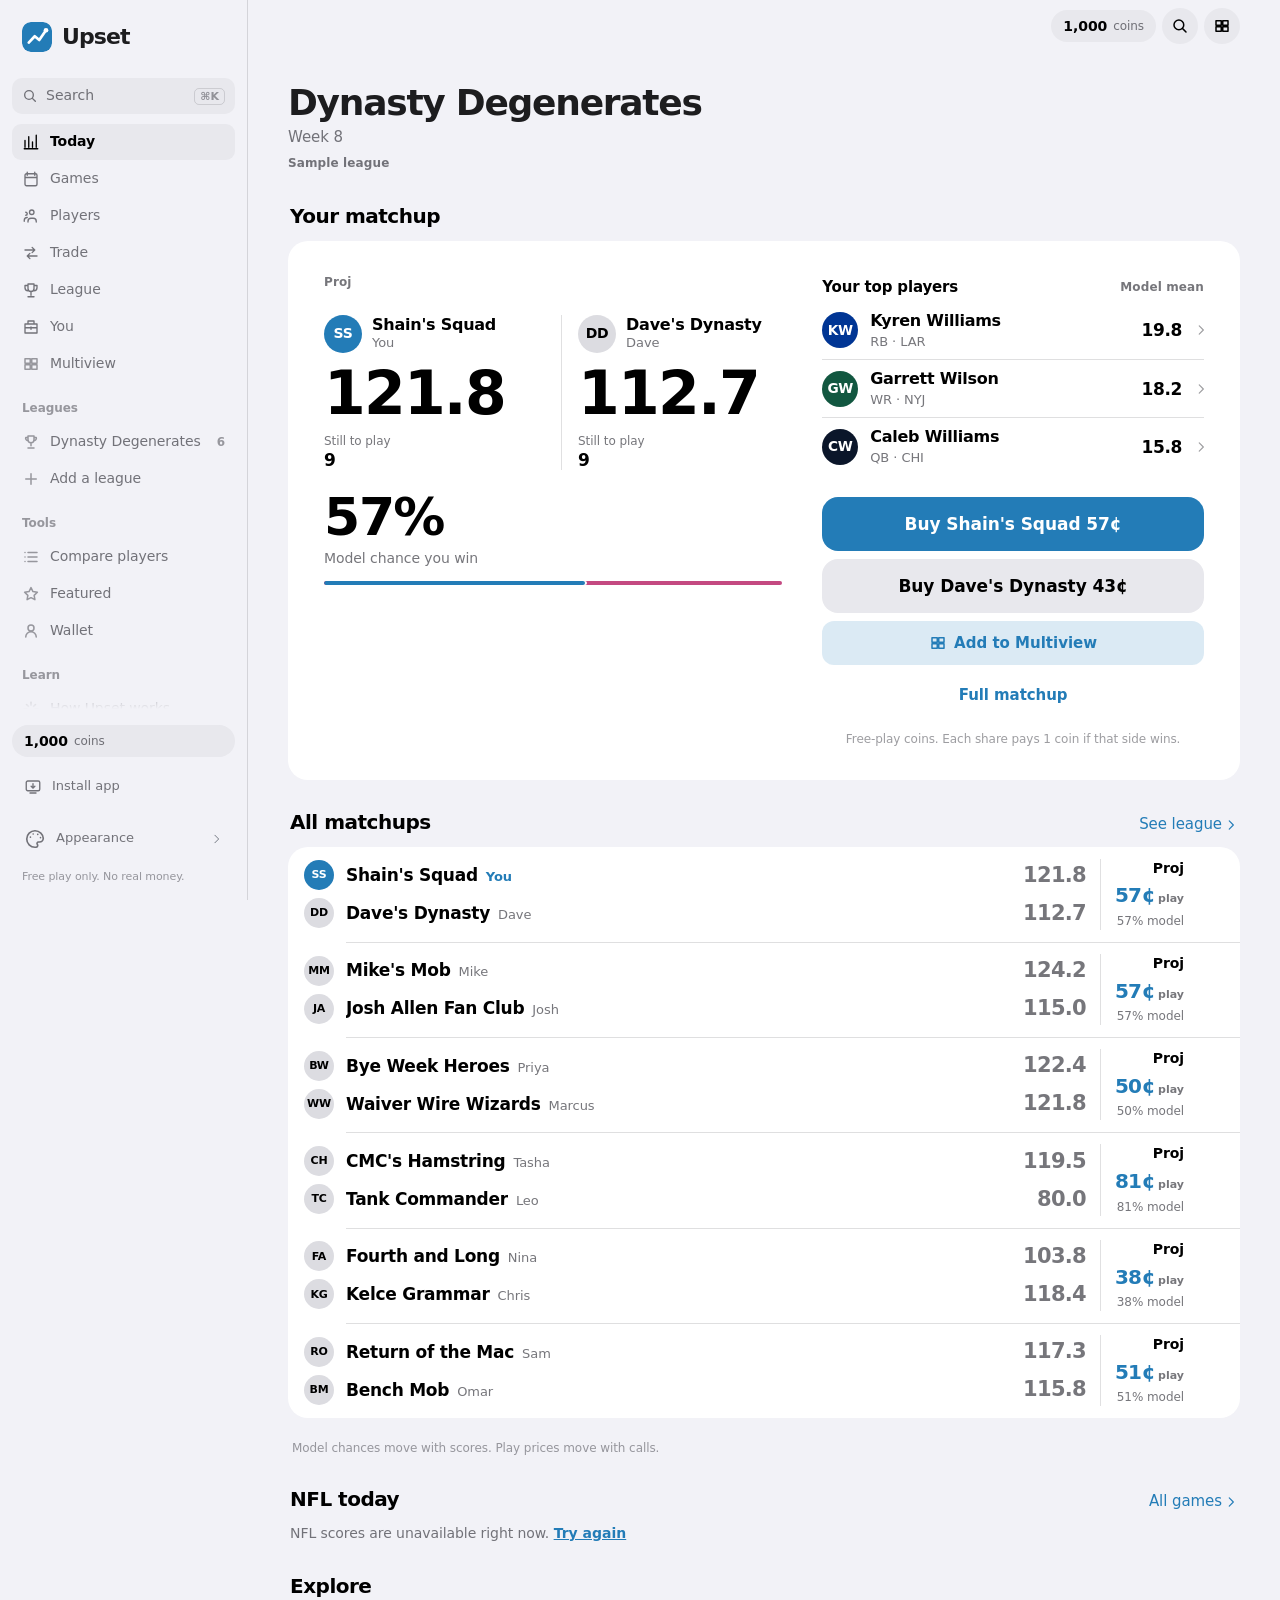
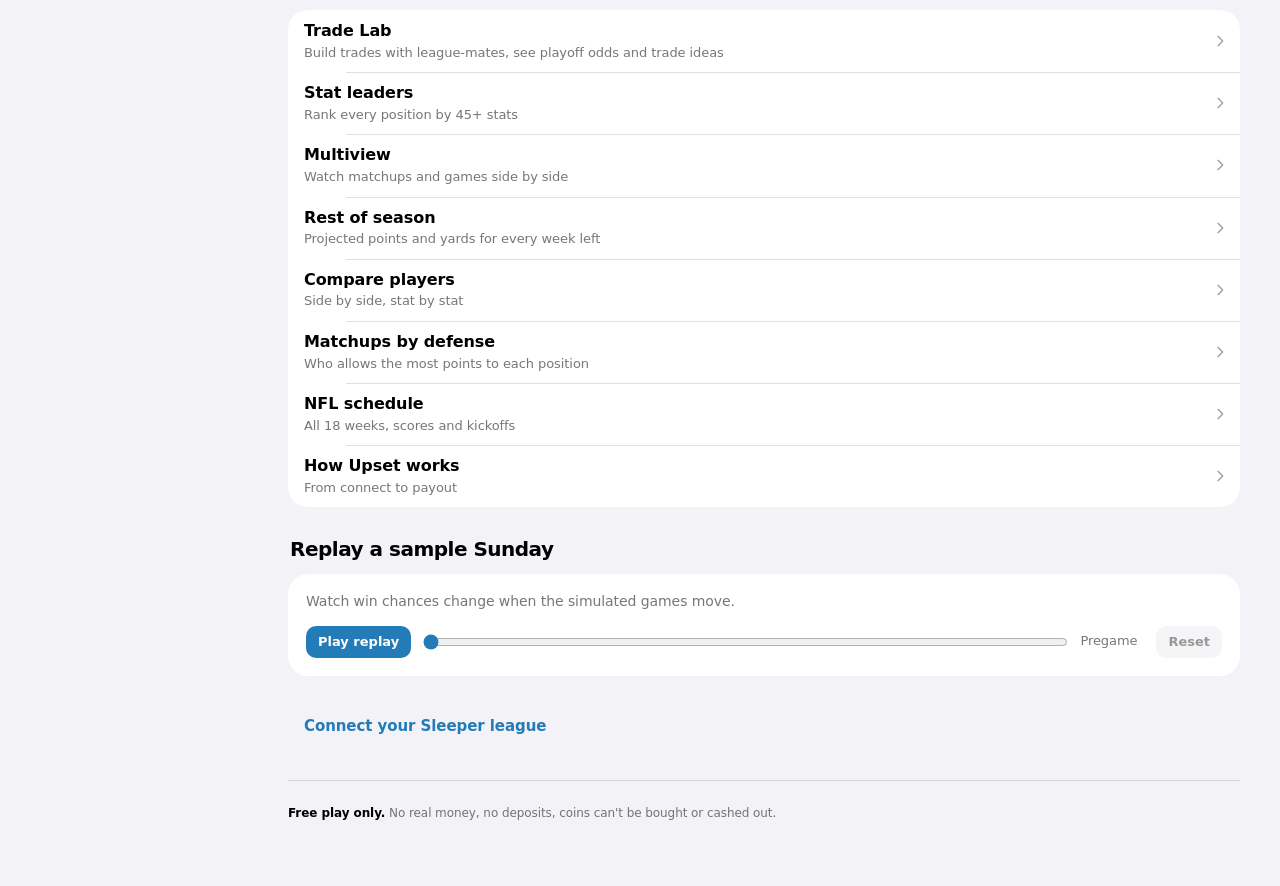
<file: index.html>
<!doctype html>
<html lang="en">
  <head>
    <meta charset="UTF-8" />
    <meta name="viewport" content="width=device-width, initial-scale=1.0, viewport-fit=cover" />
    <meta name="theme-color" content="#000000" />
    <meta name="description" content="Upset brings live win chances, matchup stats, and free-play calls to your fantasy league." />
    <meta name="mobile-web-app-capable" content="yes" />
    <meta name="apple-mobile-web-app-capable" content="yes" />
    <meta name="apple-mobile-web-app-status-bar-style" content="black-translucent" />
    <meta name="apple-mobile-web-app-title" content="Upset" />
    <title>Upset — Live fantasy matchups</title>
    <link rel="icon" href="./favicon.svg" type="image/svg+xml" />
    <link rel="apple-touch-icon" href="./apple-touch-icon.png" />
    <link rel="manifest" href="./manifest.webmanifest" />
    <script type="module" crossorigin src="./assets/main-DIL58-AO.js"></script>
    <link rel="modulepreload" crossorigin href="./assets/jsx-runtime-DK40VP3Q.js">
    <link rel="stylesheet" crossorigin href="./assets/main-CcJ_D4zF.css">
  </head>
  <body>
    <div id="root"></div>
  </body>
</html>
</file>
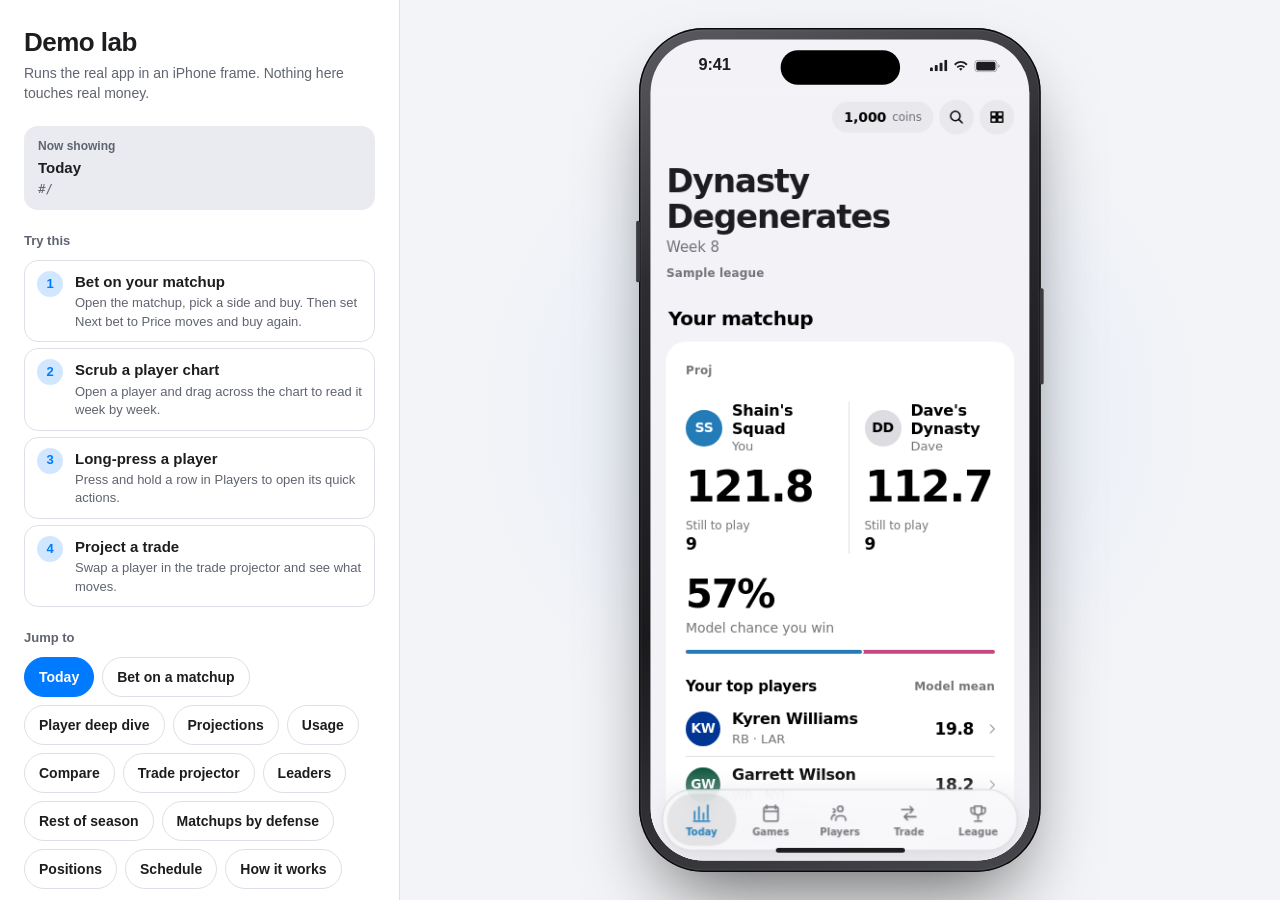
<file: lab.html>
<!doctype html>
<html lang="en">
  <head>
    <meta charset="UTF-8" />
    <meta name="viewport" content="width=device-width, initial-scale=1.0" />
    <meta name="color-scheme" content="dark light" />
    <title>Upset demo lab</title>
    <script type="module" crossorigin src="./assets/lab-CZPEB6Um.js"></script>
    <link rel="modulepreload" crossorigin href="./assets/jsx-runtime-DK40VP3Q.js">
    <link rel="stylesheet" crossorigin href="./assets/lab-yyvurSek.css">
  </head>
  <body>
    <div id="lab-root"></div>
  </body>
</html>
</file>
<file: assets/main-CcJ_D4zF.css>
:root{--color-board:#f3f4f7;--color-panel:#fff;--color-panel-2:#e9ebf0;--color-rule:#dce0e6;--color-muted:#727780;--color-text:#1d1d1f;--color-you:#2fa8f7;--color-rival:#ff5fa8;--color-live:#24ad55;--color-you-wash:#2fa8f71f;--color-rival-wash:#ff5fa81f;--font-sans:-apple-system, BlinkMacSystemFont, "SF Pro Display", "Segoe UI", sans-serif;--text-sm:13px;--text-base:15px;--text-lg:18px;--text-xl:28px;--text-2xl:44px;--text-hero:112px;--leading-body:1.42;--radius-sm:12px;--radius-pill:999px;--container-ticket:340px;--rail-width:224px;--font-rounded:ui-rounded, "SF Pro Rounded", -apple-system, BlinkMacSystemFont, system-ui, sans-serif;--spring:linear(0, .009, .035 2.1%, .141 4.4%, .723 12.9%, .938 16.7%, 1.017 19.5%, 1.061 22.6%, 1.07 25.6%, 1.059 29.1%, 1.008 38.6%, .995 44.6%, 1);--spring-soft:linear(0, .06 4%, .25 10%, .62 22%, .86 34%, .97 48%, 1.005 62%, 1);--ease-out:cubic-bezier(.2,.8,.2,1);--vt-ease:cubic-bezier(.22, 1, .36, 1);--vt-ease-out:cubic-bezier(.2, .8, .2, 1);--dur-fast:.16s;--dur-base:.32s;--dur-slow:.52s;--glow-you:0 0 0 transparent;--glow-strong:0 0 0 transparent;--color-elite:var(--color-you);--color-low:#c82e3a;--radius-card:22px;--radius-tile:16px}*{box-sizing:border-box}html,body,#root{min-height:100%}body{background:var(--color-board);color:var(--color-text);font-family:var(--font-sans);font-size:var(--text-base);line-height:var(--leading-body);-webkit-font-smoothing:antialiased;margin:0}button,input,select,textarea{font:inherit;color:inherit}a{color:inherit}@media (prefers-reduced-motion:reduce){*{scroll-behavior:auto!important;transition:none!important;animation:none!important}}.num{font-feature-settings:"tnum";letter-spacing:-.045em;font-weight:750;line-height:1}.tnum{font-feature-settings:"tnum"}.muted{color:var(--color-muted)}.you{color:var(--color-you)}.rival{color:var(--color-rival)}.live{color:var(--color-live)}.small{font-size:var(--text-sm);line-height:1.4}.h2{font-size:var(--text-lg);letter-spacing:-.018em;margin:0;font-weight:700}.visually-hidden{clip:rect(0 0 0 0);white-space:nowrap;border:0;width:1px;height:1px;margin:-1px;padding:0;position:absolute;overflow:hidden}.shell{background:var(--color-panel);max-width:1740px;min-height:100vh;margin:auto;display:flex;box-shadow:0 0 40px #1e283c0a}.rail{width:var(--rail-width);border-right:1px solid var(--color-rule);background:var(--color-board);flex-direction:column;flex-shrink:0;justify-content:space-between;gap:30px;height:100vh;padding:28px 14px 20px;display:flex;position:sticky;top:0}.rail-top{min-height:0;overflow-y:auto}.wordmark{color:var(--color-text);letter-spacing:-.05em;align-items:center;gap:11px;padding:0 10px;font-size:27px;font-weight:750;line-height:1;text-decoration:none;display:inline-flex}.wordmark svg{width:36px;height:36px;box-shadow:none;border-radius:11px;flex:none}.nav{flex-direction:column;gap:2px;margin-top:38px;display:flex}.nav-section{flex-direction:column;gap:3px;margin-bottom:24px;display:flex}.nav a{color:#4d535d;border-radius:9px;align-items:center;min-height:40px;padding:8px 12px;font-size:14px;text-decoration:none;display:flex}.nav a:hover{color:var(--color-text);background:#e7eaf0}.nav a[aria-current=page]{color:#fff;background:var(--color-you);font-weight:650}.nav a .nav-count{opacity:.75;margin-left:auto;font-size:12px}.rail-bottom{flex-direction:column;gap:10px;display:flex}.balance{background:var(--color-panel);border:1px solid var(--color-rule);border-radius:12px;flex-direction:column;gap:3px;padding:12px;display:flex}.balance .num{font-size:25px}.rail-status{color:var(--color-muted);padding:0 4px;font-size:11px;line-height:1.4}.main{background:var(--color-panel);flex-direction:column;flex:1;gap:22px;min-width:0;padding:26px 32px 60px;display:flex}.site-status{border-bottom:1px solid var(--color-rule);color:var(--color-muted);justify-content:space-between;align-items:center;gap:12px;padding:0 0 15px;font-size:12px;display:flex}.site-status strong{color:var(--color-you);font-weight:700}.mobile-top,.tabbar{display:none}.badge{border-radius:var(--radius-pill);background:var(--color-board);color:var(--color-muted);white-space:normal;align-items:center;gap:6px;padding:4px 9px;font-size:12px;display:inline-flex}.dot{background:currentColor;border-radius:50%;width:7px;height:7px;display:inline-block}.tug{background:var(--color-panel-2);border-radius:999px;gap:2px;width:100%;display:flex;overflow:hidden}.tug>div{transition:width .3s}.btn{border:1px solid var(--color-rule);background:var(--color-panel-2);cursor:pointer;text-align:center;border-radius:10px;justify-content:center;align-items:center;gap:8px;min-height:44px;padding:9px 17px;font-size:14px;font-weight:650;text-decoration:none;display:inline-flex}.btn:hover{filter:brightness(.97);border-color:#c7ccd5}.btn.primary{background:var(--color-you);border-color:var(--color-you);color:var(--color-on-accent)}.btn.danger{color:#fff;background:#d63743;border-color:#d63743}.btn:disabled{opacity:.45;cursor:not-allowed}.field{border:1px solid var(--color-rule);background:var(--color-panel);border-radius:10px;outline:none;min-height:46px;padding:0 14px}.field:focus{border-color:var(--color-you);box-shadow:0 0 0 3px var(--color-you-wash)}.rows{flex-direction:column;display:flex}.row{border-top:1px solid var(--color-rule);align-items:center;gap:12px;padding:12px 0;display:flex}.rows>.row:last-child{border-bottom:1px solid var(--color-rule)}.panel{background:var(--color-panel);border:1px solid var(--color-rule);border-radius:var(--radius-sm)}.empty{flex-direction:column;align-items:flex-start;gap:10px;padding:32px 0;display:flex}.empty p{margin:0}.error{color:#c82e3a}.skeleton{background:linear-gradient(90deg,#eef0f3 0%,#e5e8ed 50%,#eef0f3 100%) 0 0/200% 100%;border-radius:7px;animation:1.2s infinite sk}@keyframes sk{0%{background-position:200% 0}to{background-position:-200% 0}}@media (max-width:860px){.shell{display:block}.rail{display:none}.main{padding:16px 16px calc(96px + env(safe-area-inset-bottom,0px));gap:18px}.mobile-top{justify-content:space-between;align-items:center;display:flex}.mobile-top .wordmark{padding:0;font-size:24px}.mobile-top .wordmark svg{border-radius:9px;width:30px;height:30px}.site-status{padding:0 0 10px}.site-status span:last-child{display:none}.tabbar{min-height:66px;padding:8px 8px calc(8px + env(safe-area-inset-bottom,0px));border-top:1px solid var(--color-rule);-webkit-backdrop-filter:blur(12px);backdrop-filter:blur(12px);z-index:20;background:#fffffff0;justify-content:space-around;align-items:center;display:flex;position:fixed;bottom:0;left:0;right:0}.tabbar a{color:var(--color-muted);text-align:center;padding:9px;font-size:12px;font-weight:550;text-decoration:none}.tabbar a[aria-current=page]{color:var(--color-you);font-weight:750}}:root{--color-on-accent:#fff;--color-soft-rule:#eef0f4;--color-hover:#f4f6fa;--color-material:#ffffffe0;--color-positive:#168a45;--color-positive-wash:#e6f8eb;--color-negative:#c82e3a;--color-negative-wash:#fbe9eb;--color-warning:#8a5a00;--color-warning-wash:#fff4dc}:root[data-appearance=dark]{--color-board:#000;--color-panel:#111215;--color-panel-2:#1a1b20;--color-rule:color-mix(in srgb, var(--color-text) 12%, transparent);--color-soft-rule:color-mix(in srgb, var(--color-text) 7%, transparent);--color-muted:#a3a3ad;--color-text:#f5f5f7;--color-rival:#a7afbd;--color-rival-wash:#a7afbd1f;--color-live:#52cf79;--color-hover:#1d1e23;--color-material:#111215e0;--color-positive:#62d38b;--color-positive-wash:#0f2a1a;--color-negative:#ff8c98;--color-negative-wash:#2e1519;--color-warning:#efc879;--color-warning-wash:#2b2312;--glow-you:0 0 12px color-mix(in srgb, var(--color-you) 55%, transparent);--glow-strong:0 0 6px color-mix(in srgb, var(--color-you) 85%, transparent), 0 0 20px color-mix(in srgb, var(--color-you) 50%, transparent)}:root[data-appearance=dark] .badge.live{color:var(--color-positive);background:var(--color-positive-wash)}.shell{background:var(--color-board)}html{-webkit-tap-highlight-color:transparent;scroll-padding-top:90px}button,a,input,select{touch-action:manipulation}button:not(:disabled):active,a.btn:active{filter:brightness(.93)}input,select,textarea{accent-color:var(--color-you)}.app-icon{flex:none;width:22px;height:22px}.icon-button{background:var(--color-board);width:44px;height:44px;color:var(--color-text);cursor:pointer;border:0;border-radius:50%;flex:none;justify-content:center;align-items:center;display:inline-flex}.icon-button:active{transform:scale(.94)}.appearance-launch{text-align:left;width:100%;min-height:44px;color:var(--text-2);cursor:pointer;background:0 0;border:0;border-radius:10px;align-items:center;gap:10px;padding:8px 12px;font-size:13px;display:flex}.appearance-launch:hover{background:var(--color-panel-2)}.appearance-launch .app-icon:last-child{width:13px;color:var(--color-muted);margin-left:auto}.skip-link{z-index:100;background:var(--color-you);color:var(--color-on-accent);border-radius:10px;padding:12px;position:fixed;top:-100px;left:12px}.skip-link:focus{top:12px}.btn.primary,.nav a[aria-current=page],.ui-week[aria-pressed=true],.team-pill.you,.how-lock,.how-lock-big,.imported-pick-actions .btn[aria-pressed=true],.btn.mx-cta-you{color:var(--color-on-accent)}.nav a{color:var(--text-2)}.nav a:hover{background:var(--color-panel-2)}.wordmark svg{box-shadow:0 3px 8px var(--color-you-wash)}.home-game:active{background:var(--color-you-wash)}.mobile-top-actions{align-items:center;gap:12px;display:flex}.mobile-balance{flex-direction:column;align-items:flex-end;line-height:1.3;display:flex}.mobile-balance small{color:var(--color-muted);font-size:10px}.mobile-balance strong{font-size:14px;font-weight:700}.mobile-balance strong span{color:var(--color-muted);font-size:11px;font-weight:500}:root[data-motion=reduce] *,:root[data-motion=reduce] :before,:root[data-motion=reduce] :after{scroll-behavior:auto!important;transition:none!important;animation:none!important}@media (prefers-reduced-motion:no-preference){.main{transform-origin:50% 0;transition:transform var(--dur-slow) var(--spring), border-radius var(--dur-base) var(--ease-out), filter var(--dur-base) var(--ease-out), background-color var(--dur-base) var(--ease-out)}html[data-sheet-open=true]:not([data-motion=reduce]) .main{filter:brightness(.7);background-color:var(--color-panel);border-radius:28px;transform:scale(.94)}}@media (max-width:860px){.shell{min-height:100dvh}.main{padding-bottom:calc(112px + env(safe-area-inset-bottom,0px))}.mobile-top{z-index:35;padding:calc(10px + env(safe-area-inset-top,0px)) 16px 10px;background:var(--color-material);-webkit-backdrop-filter:blur(22px)saturate(1.5);border-bottom:1px solid var(--color-rule);margin:-16px -16px 0;position:sticky;top:0}.mobile-top .icon-button{background:var(--color-panel-2);width:44px;height:44px}.tabbar{left:max(12px, env(safe-area-inset-left,0px));right:max(12px, env(safe-area-inset-right,0px));bottom:calc(10px + env(safe-area-inset-bottom,0px));border:1px solid var(--color-rule);background:var(--color-material);-webkit-backdrop-filter:blur(24px)saturate(1.6);border-radius:26px;max-width:540px;min-height:66px;margin:auto;padding:5px;box-shadow:0 8px 28px #0000001a}.tabbar a{border-radius:21px;flex-direction:column;flex:1;justify-content:center;align-items:center;gap:4px;min-width:0;min-height:54px;padding:5px 2px;font-size:10px;font-weight:600;line-height:1.15;display:flex}.tabbar a[aria-current=page]{background:var(--color-you-wash);color:var(--color-you)}.tabbar a:active{transform:scale(.94)}.tabbar .app-icon{width:22px;height:22px}.field,select,textarea,.gs-input{font-size:max(16px,1em)}}@media (prefers-reduced-transparency:reduce){.mobile-top,.tabbar{background:var(--color-panel);-webkit-backdrop-filter:none}}@media (prefers-contrast:more){.mobile-top,.tabbar{background:var(--color-panel);border-color:var(--color-text)}}.tabbar,.mobile-top,button,[role=button],.pressable{-webkit-touch-callout:none;-webkit-user-select:none;user-select:none}.pressable,.tabbar a,button{-webkit-tap-highlight-color:transparent}@media (pointer:coarse){input:not([type=checkbox]):not([type=radio]):not([type=range]):not([type=button]):not([type=submit]):not([type=reset]):not([type=color]):not([type=file]),select,textarea{font-size:max(16px,1em)}}@media (hover:hover){.pressable:hover{background-color:var(--color-hover)}}.pressable:active{opacity:.85}@media (prefers-reduced-motion:no-preference){:root:not([data-motion=reduce]) .pressable{transition:transform var(--dur-base) var(--spring), background-color var(--dur-fast) ease}:root:not([data-motion=reduce]) .pressable:is(:active,[data-pressing=true]){transition-duration:80ms;transition-timing-function:ease-out;transform:scale(.97)}:root:not([data-motion=reduce])[data-nav-dir]::view-transition-group(root){animation:none}:root:not([data-motion=reduce])[data-nav-dir=push]::view-transition-old(root){animation:vt-fade-out .14s var(--vt-ease-out) both}:root:not([data-motion=reduce])[data-nav-dir=push]::view-transition-new(root){animation:vt-settle-in .3s var(--vt-ease) 40ms both}:root:not([data-motion=reduce])[data-nav-dir=pop]::view-transition-old(root){animation:vt-recede-out .16s var(--vt-ease-out) both}:root:not([data-motion=reduce])[data-nav-dir=pop]::view-transition-new(root){animation:vt-rise-in .28s var(--vt-ease) 30ms both}:root:not([data-motion=reduce])[data-nav-dir=swap]::view-transition-old(root){animation:90ms linear both vt-fade-out}:root:not([data-motion=reduce])[data-nav-dir=swap]::view-transition-new(root){animation:vt-fade-in .17s var(--vt-ease-out) both}::view-transition-group(*.morph){animation-duration:.42s;animation-timing-function:var(--vt-ease)}::view-transition-old(*.morph){object-fit:cover;height:100%;overflow:clip}::view-transition-new(*.morph){object-fit:cover;height:100%;overflow:clip}::view-transition-old(*.morph){animation:vt-fade-out .2s var(--vt-ease-out) both}::view-transition-new(*.morph){animation:vt-fade-in .26s var(--vt-ease-out) 60ms both}::view-transition-group(m-card){border-radius:var(--radius-card,20px);overflow:clip}::view-transition-old(m-card){object-fit:none;object-position:50% 0}::view-transition-new(m-card){object-fit:none;object-position:50% 0}:root[data-nav-dir] .rail{view-transition-name:rail}::view-transition-group(rail){animation:none}::view-transition-group(tabbar){animation:none}::view-transition-group(topbar){animation:none}::view-transition-old(rail){animation:none}::view-transition-new(rail){animation:none}::view-transition-old(tabbar){animation:none}::view-transition-new(tabbar){animation:none}::view-transition-old(rail){display:none}::view-transition-old(tabbar){display:none}.tabbar{view-transition-name:tabbar}.mobile-top{view-transition-name:topbar}@media (max-width:860px){:root:not([data-motion=reduce]) .tabbar{transition:transform var(--dur-base) var(--spring);transform-origin:50% 100%}:root:not([data-motion=reduce]) .tabbar a>span:last-child{transition:opacity var(--dur-fast) ease}:root:not([data-motion=reduce])[data-scroll=down] .tabbar{transform:scale(.86)}:root:not([data-motion=reduce])[data-scroll=down] .tabbar a>span:last-child{opacity:0}}:root:not([data-motion=reduce]) .rn-strip{transition:transform var(--dur-slow) var(--spring)}:root:not([data-motion=reduce]) .rolling-number[data-flash=up0]{animation:.7s ease-out rn-flash-up-0}:root:not([data-motion=reduce]) .rolling-number[data-flash=up1]{animation:.7s ease-out rn-flash-up-1}:root:not([data-motion=reduce]) .rolling-number[data-flash=down0]{animation:.7s ease-out rn-flash-down-0}:root:not([data-motion=reduce]) .rolling-number[data-flash=down1]{animation:.7s ease-out rn-flash-down-1}}@keyframes vt-fade-out{to{opacity:0}}@keyframes vt-fade-in{0%{opacity:0}}@keyframes vt-settle-in{0%{opacity:0;transform:scale(.988)}}@keyframes vt-rise-in{0%{opacity:0;transform:scale(1.008)}}@keyframes vt-recede-out{to{opacity:0;transform:scale(.992)}}@keyframes rn-flash-up-0{0%{color:var(--color-positive)}to{color:inherit}}@keyframes rn-flash-up-1{0%{color:var(--color-positive)}to{color:inherit}}@keyframes rn-flash-down-0{0%{color:var(--color-negative)}to{color:inherit}}@keyframes rn-flash-down-1{0%{color:var(--color-negative)}to{color:inherit}}.rolling-number{font-family:var(--font-rounded);font-variant-numeric:tabular-nums;letter-spacing:-.03em;white-space:nowrap;font-weight:800;line-height:1;position:relative}.rn-cells{align-items:flex-start;display:inline-flex}.rn-char{display:inline-block}.rn-digit{vertical-align:top;height:1em;display:inline-block;position:relative;overflow:hidden}.rn-strip{will-change:transform;flex-direction:column;display:flex}.rn-strip>span{text-align:center;height:1em;line-height:1em;display:block}.rn-sr{clip:rect(0 0 0 0);white-space:nowrap;border:0;width:1px;height:1px;margin:-1px;padding:0;position:absolute;overflow:hidden}[data-pressing=true]{transition:transform var(--dur-fast) var(--spring);-webkit-touch-callout:none;-webkit-user-select:none;user-select:none;transform:scale(.97)}.ptr{position:relative}.ptr[data-enabled=true][data-at-top=true]{touch-action:pan-x pan-up pinch-zoom}.ptr-indicator{pointer-events:none;justify-content:center;align-items:flex-end;height:0;display:flex;position:absolute;top:0;left:0;right:0;overflow:hidden}.ptr-spinner{box-sizing:border-box;border:2.5px solid var(--color-rule);border-top-color:var(--color-you);opacity:0;border-radius:50%;width:26px;height:26px;margin-bottom:8px;display:block}.ptr-spinner.is-spinning{opacity:1;animation:.8s linear infinite ptr-spin}@keyframes ptr-spin{to{transform:rotate(360deg)}}.ptr-content{will-change:transform;position:relative}.ptr-pill-row{justify-content:center;padding:2px 0 10px;display:flex}.ptr-pill{border-radius:var(--radius-pill);background:var(--color-panel-2);min-height:44px;color:var(--color-muted);font:inherit;font-size:var(--text-sm);cursor:pointer;border:0;padding:0 16px;font-weight:600}.ptr-pill:disabled{opacity:.7;cursor:default}.action-sheet{padding:4px 0 calc(12px + env(safe-area-inset-bottom,0px));flex-direction:column;gap:10px;display:flex}.action-sheet-preview{border-radius:var(--radius-card);background:var(--color-panel-2);padding:12px}.action-sheet-group{border-radius:var(--radius-card);background:var(--color-panel-2);flex-direction:column;display:flex;overflow:hidden}.action-sheet-row{width:100%;min-height:52px;color:var(--color-you);font:inherit;font-size:var(--text-base);text-align:left;cursor:pointer;background:0 0;border:0;align-items:center;gap:12px;padding:0 16px;font-weight:560;display:flex}.action-sheet-row+.action-sheet-row{border-top:1px solid var(--color-rule)}.action-sheet-row:active{background:var(--color-hover)}.action-sheet-row.is-destructive{color:var(--color-negative)}.action-sheet-icon{flex:none;width:22px;height:22px;display:inline-flex}.action-sheet-icon svg{width:22px;height:22px}.action-sheet-label{flex:1;min-width:0}.action-sheet-cancel{border-radius:var(--radius-card);background:var(--color-panel-2);min-height:52px;color:var(--color-you);font:inherit;font-size:var(--text-base);cursor:pointer;border:0;font-weight:700}.action-sheet-cancel:active{background:var(--color-hover)}.swipe-row{isolation:isolate;touch-action:pan-y;position:relative;overflow:hidden}.swipe-row-tray{display:flex;position:absolute;top:0;bottom:0;right:0}.swipe-action{min-width:84px;font:inherit;font-size:var(--text-sm);cursor:pointer;border:0;padding:0 16px;font-weight:650}.swipe-action--accent{background:var(--color-you);color:var(--color-on-accent)}.swipe-action--neutral{background:var(--color-panel-2);color:var(--color-text)}.swipe-action--danger{background:var(--color-negative);color:var(--color-board)}.swipe-row-content{background:var(--color-panel);touch-action:pan-y;transition:transform var(--dur-base) var(--spring-soft);will-change:transform;position:relative}.swipe-row-content[data-dragging=true]{transition:none}#main-content.edge-back-active{box-shadow:-14px 0 28px #00000029}:root[data-appearance=dark] #main-content.edge-back-active{box-shadow:-14px 0 28px #0009}:root[data-motion=reduce] .ptr-spinner.is-spinning{animation:none}@media (prefers-reduced-motion:reduce){.ptr-content,.swipe-row-content,[data-pressing=true]{transition:none}}.app-sheet{width:100%;max-width:none;height:100%;max-height:none;color:var(--color-text);background:0 0;border:0;margin:0;padding:24px;position:fixed;inset:0;overflow:hidden}.app-sheet[open]{justify-content:center;align-items:center;display:flex}.app-sheet::backdrop{-webkit-backdrop-filter:blur(3px);backdrop-filter:blur(3px);background:#0006}.app-sheet-surface{border:1px solid var(--color-rule);background:var(--color-panel);will-change:transform;border-radius:28px;flex-direction:column;width:min(100%,460px);max-height:min(90dvh,800px);display:flex;box-shadow:0 28px 90px #00000038}.app-sheet-handle{cursor:grab;touch-action:none;background:0 0;border:0;flex:none;justify-content:center;align-items:center;width:100%;min-height:30px;padding:8px;display:flex}.app-sheet-handle:active{cursor:grabbing}.app-sheet-handle span{background:var(--color-muted);opacity:.45;border-radius:10px;width:36px;height:5px}.app-sheet-header{touch-action:none;flex:none;justify-content:space-between;align-items:center;gap:16px;padding:0 24px 14px;display:flex}.app-sheet-header h2{letter-spacing:-.035em;margin:0;font-size:25px}.app-sheet-content{overscroll-behavior-y:contain;-webkit-overflow-scrolling:touch;min-height:0;padding:0 24px 26px;overflow-y:auto}.sheet-close{background:var(--color-panel-2);border-radius:50%}@media (min-width:861px){.app-sheet-handle{display:none}.app-sheet-header{padding-top:24px}}@media (max-width:860px){.app-sheet{padding:max(12px, env(safe-area-inset-top,0px)) 0 0;align-items:flex-end}.app-sheet[open]{align-items:flex-end}.app-sheet-surface{width:100%;max-width:540px;max-height:calc(100dvh - max(16px, env(safe-area-inset-top,0px)));border-bottom:0;border-radius:28px 28px 0 0}.app-sheet-content{padding-bottom:calc(24px + env(safe-area-inset-bottom,0px))}}:root[data-appearance=dark] .app-sheet-surface{box-shadow:none}:root[data-appearance=dark] .app-sheet::backdrop{background:#0009}@media (prefers-reduced-transparency:reduce){.app-sheet::backdrop{-webkit-backdrop-filter:none;backdrop-filter:none}}.ds-icon{fill:none;stroke:currentColor;stroke-width:2px;stroke-linecap:round;stroke-linejoin:round;flex:none}.ds-link{color:inherit;transition:color var(--dur-fast) ease;border-radius:4px;text-decoration:none}@media (hover:hover){.ds-link:hover{color:var(--color-you)}}.ds-link:active{opacity:.7}.ds-mark{letter-spacing:-.03em;background:var(--team);font-weight:800;line-height:1;font-family:var(--ds-font-display);border-radius:28%;flex:none;place-items:center;display:inline-grid;box-shadow:inset 0 0 0 .5px #ffffff2e,0 0 0 .5px #0000004d}.ds-mark-link{border-radius:28%;display:inline-flex}@media (hover:hover){.ds-mark-link:hover .ds-mark{box-shadow:0 0 0 2px var(--color-you)}}.ds-mono{background:var(--surface-3);color:var(--text-1);letter-spacing:-.02em;font-weight:750;font-family:var(--ds-font-display);border-radius:50%;flex:none;place-items:center;display:inline-grid}.ds-mono.you{background:var(--color-you);color:var(--color-on-accent);box-shadow:none}.ds-live{color:var(--live);white-space:nowrap;font-variant-numeric:tabular-nums;align-items:center;gap:6px;font-size:13px;font-weight:650;display:inline-flex}.ds-live i{background:currentColor;border-radius:50%;width:6px;height:6px}.ds-tag{color:var(--text-2);letter-spacing:.01em;white-space:nowrap;align-items:center;gap:5px;font-size:12px;font-weight:600;display:inline-flex}.ds-tag.accent{color:var(--text-1);font-weight:700}.ds-tag.live{color:var(--live)}.ds-tag.up{color:var(--up)}.ds-tag.down{color:var(--down)}.ds-tag.muted{color:var(--text-3)}.ds-stat{flex-direction:column;gap:2px;min-width:0;display:flex}.ds-stat.right{text-align:right;align-items:flex-end}.ds-stat.center{text-align:center;align-items:center}.ds-stat-l{color:var(--text-2);font-size:12px;font-weight:500}.ds-stat-v{font-family:var(--ds-font-num);letter-spacing:-.03em;font-variant-numeric:tabular-nums;font-size:22px;font-weight:750;line-height:1.05}.ds-stat.sm .ds-stat-v{font-size:17px}.ds-stat.lg .ds-stat-v{font-size:34px}.ds-stat-s{color:var(--text-3);font-size:12px}.ds-delta{font-variant-numeric:tabular-nums;font-size:12px;font-weight:700}.ds-delta.up{color:var(--up)}.ds-delta.down{color:var(--down)}.ds-delta.flat{color:var(--text-3)}.ds-chip{background:var(--surface-2);min-height:34px;color:var(--text-1);font:600 14px var(--ds-font);cursor:pointer;white-space:nowrap;border:0;border-radius:999px;flex:none;align-items:center;gap:6px;padding:0 14px;display:inline-flex}.ds-chip[aria-pressed=true],.ds-chip[aria-current=true]{background:var(--text-1);color:var(--bg)}.ds-chip-n{color:var(--text-3);font-variant-numeric:tabular-nums;font-size:12px;font-weight:700}.ds-chip[aria-pressed=true] .ds-chip-n,.ds-chip[aria-current=true] .ds-chip-n{color:color-mix(in srgb, var(--bg) 60%, transparent)}@media (hover:hover){.ds-chip:not([aria-pressed=true]):not([aria-current=true]):hover{background:var(--surface-3)}}.ds-btn{font:650 15px var(--ds-font);cursor:pointer;white-space:nowrap;color:var(--text-1);background:var(--surface-2);border:0;border-radius:12px;justify-content:center;align-items:center;gap:7px;text-decoration:none;display:inline-flex}.ds-btn.sm{border-radius:10px;min-height:32px;padding:0 12px;font-size:13px}.ds-btn.md{min-height:44px;padding:0 16px}.ds-btn.lg{border-radius:16px;min-height:54px;padding:0 22px;font-size:17px}.ds-btn.icon-only{aspect-ratio:1;border-radius:50%;padding:0}.ds-btn.primary{background:var(--color-you);color:var(--color-on-accent);box-shadow:none}.ds-btn.tinted{background:color-mix(in srgb, var(--color-you) 16%, transparent);color:var(--color-you)}.ds-btn.ghost{color:var(--color-you);background:0 0}.ds-btn:disabled{opacity:.4;cursor:not-allowed}.ds-btn.is-done:disabled{opacity:1;cursor:default}@media (hover:hover){.ds-btn.plain:hover{background:var(--surface-3)}.ds-btn.primary:hover,.ds-btn.tinted:hover{filter:brightness(1.12)}.ds-btn.ghost:hover{background:color-mix(in srgb, var(--color-you) 10%, transparent)}}.ds-mv-btn.on{background:var(--color-you);color:var(--color-on-accent)}.ds-hscroll{overscroll-behavior-x:contain;scrollbar-width:none;scroll-snap-type:x proximity;margin-inline:calc(-1 * var(--gutter));padding:2px var(--gutter);-webkit-mask-image:linear-gradient(90deg, transparent, #000 var(--gutter), #000 calc(100% - var(--gutter)), transparent);-webkit-mask-image:linear-gradient(90deg, transparent, #000 var(--gutter), #000 calc(100% - var(--gutter)), transparent);mask-image:linear-gradient(90deg, transparent, #000 var(--gutter), #000 calc(100% - var(--gutter)), transparent);gap:8px;display:flex;overflow-x:auto}.ds-hscroll::-webkit-scrollbar{display:none}.ds-hscroll>*{scroll-snap-align:start}@media (min-width:861px){.ds-hscroll{--gutter:40px}}.ds-section{flex-direction:column;gap:10px;min-width:0;display:flex}.ds-section-h{justify-content:space-between;align-items:baseline;gap:12px;padding:0 2px;display:flex}.ds-section-h h2{font-family:var(--ds-font-display);font-size:var(--t-title3);letter-spacing:-.025em;margin:0;font-weight:750}.ds-section-action{color:var(--color-you);white-space:nowrap;align-items:center;gap:2px;font-size:15px;font-weight:500;display:inline-flex}@media (hover:hover){.ds-section-action:hover{opacity:.75}}.ds-card{background:var(--surface);border-radius:var(--r-lg);min-width:0;padding:18px;position:relative}.ds-card.glow{isolation:isolate;overflow:hidden}.ds-card.glow:before{content:none}.ds-list{background:var(--surface);border-radius:var(--r-lg);flex-direction:column;display:flex;overflow:hidden}.ds-row-wrap{position:relative}.ds-row-wrap+.ds-row-wrap:before,.ds-list>.ds-game+.ds-game:before,.ds-list>.ds-matchup+.ds-matchup:before{content:"";background:var(--sep);z-index:1;pointer-events:none;height:.5px;position:absolute;top:0;left:58px;right:0}.ds-row{width:100%;min-height:52px;color:inherit;font:inherit;text-align:left;background:0 0;border:0;align-items:center;gap:12px;padding:10px 16px;text-decoration:none;display:flex}a.ds-row,button.ds-row{cursor:pointer}@media (hover:hover){a.ds-row:hover,button.ds-row:hover{background:var(--press)}}a.ds-row:active,button.ds-row:active{background:var(--press)}.ds-row[aria-current=true],.ds-row[aria-pressed=true]{background:color-mix(in srgb, var(--color-you) 12%, transparent)}.ds-row-lead{flex:none;justify-content:center;width:30px;display:inline-flex}.ds-row-main{flex-direction:column;flex:1;gap:1px;min-width:0;display:flex}.ds-row-t{text-overflow:ellipsis;white-space:nowrap;font-size:16px;font-weight:550;overflow:hidden}.ds-row-s{color:var(--text-2);text-overflow:ellipsis;white-space:nowrap;font-size:13px;overflow:hidden}.ds-row-v{text-align:right;flex-direction:column;flex:none;align-items:flex-end;display:flex}.ds-row-vv{font-family:var(--ds-font-num);font-variant-numeric:tabular-nums;letter-spacing:-.02em;font-size:17px;font-weight:700}.ds-row-vs{color:var(--text-2);font-size:12px}.ds-row-chev{color:var(--text-3);margin-right:-4px}.ds-empty{text-align:center;flex-direction:column;align-items:center;gap:8px;padding:44px 20px;display:flex}.ds-empty-i{display:none}.ds-empty h2{font-size:var(--t-title3);letter-spacing:-.02em;margin:0;font-weight:750}.ds-empty p{color:var(--text-2);max-width:36ch;margin:0 0 8px}.ds-freeplay{color:var(--text-2);margin:8px 0 0;font-size:12px;line-height:1.45}.ds-freeplay strong{color:var(--text-1);font-weight:650}.ds-balance{background:var(--surface-2);min-height:32px;color:var(--text-1);font:700 14px var(--ds-font-num);font-variant-numeric:tabular-nums;white-space:nowrap;border-radius:999px;align-items:center;gap:6px;padding:0 12px;display:inline-flex}.ds-balance small{font:500 12px var(--ds-font);color:var(--text-2)}.ds-balance-dot{display:none}@media (hover:hover){.ds-balance:hover{background:var(--surface-3)}}.ds-game,.ds-matchup{grid-template-columns:minmax(0,1fr) auto;align-items:center;column-gap:14px;min-height:84px;padding:12px 16px;display:grid;position:relative}.ds-stretch{z-index:1;border-radius:inherit;-webkit-touch-callout:none;position:absolute;inset:0}.ds-stretch:focus-visible{outline-offset:-3px}@media (hover:hover){.ds-game:hover,.ds-matchup:hover{background:var(--press)}}.ds-game:active,.ds-matchup:active{background:var(--press)}.ds-game-sides{flex-direction:column;gap:8px;min-width:0;display:flex}.ds-side{grid-template-columns:auto minmax(0,1fr) auto;align-items:center;gap:12px;min-width:0;display:grid}.ds-side.dim{opacity:.45}.ds-side-n{align-items:baseline;gap:8px;min-width:0;display:flex}.ds-side-name{letter-spacing:-.015em;text-overflow:ellipsis;white-space:nowrap;font-size:17px;font-weight:650;overflow:hidden}.ds-side-rec{color:var(--text-2);white-space:nowrap;font-variant-numeric:tabular-nums;font-size:13px}.ds-side-score{font-family:var(--ds-font-num);letter-spacing:-.03em;font-variant-numeric:tabular-nums;text-align:right;min-width:2ch;font-size:26px;font-weight:750;line-height:1}.ds-side-score.proj{color:var(--text-2);font-size:21px;font-weight:650}.ds-game-status{border-left:.5px solid var(--sep);text-align:right;flex-direction:column;justify-content:center;align-self:stretch;align-items:flex-end;gap:3px;min-width:76px;padding-left:14px;display:flex}.ds-game-st{color:var(--text-1);white-space:nowrap;font-variant-numeric:tabular-nums;font-size:14px;font-weight:650}.ds-game.post .ds-game-st{color:var(--text-2)}.ds-game-sub{color:var(--text-2);white-space:nowrap;font-size:12px}.ds-mu-price small{font:600 11px var(--ds-font);color:var(--text-2);letter-spacing:0;margin-left:3px}.ds-mu-price{font-family:var(--ds-font-num);color:var(--color-you);letter-spacing:-.03em;font-variant-numeric:tabular-nums;font-size:20px;font-weight:800}.ds-row-mv{z-index:2;align-items:center;display:flex;position:relative}@media (hover:hover){.ds-game,.ds-matchup{grid-template-columns:minmax(0,1fr) auto 26px}.ds-row-mv{opacity:0;transition:opacity var(--dur-fast) ease}.ds-game:hover .ds-row-mv,.ds-matchup:hover .ds-row-mv,.ds-row-mv:focus-within{opacity:1}.ds-row-mv:has(.on){opacity:1}}@media (hover:none){.ds-row-mv{display:none}.ds-row-mv:has(.on){display:block;position:absolute;top:4px;right:4px}.ds-row-mv:has(.on) .ds-mv-toggle{pointer-events:none;width:18px;height:18px}.ds-row-mv:has(.on) .ds-icon{width:11px;height:11px}}.ds-mv-toggle{background:var(--surface-3);width:26px;height:26px;color:var(--text-1);cursor:pointer;border:0;border-radius:50%;place-items:center;display:grid}.ds-mv-toggle.on{background:var(--color-you);color:var(--color-on-accent);box-shadow:none}.ds-mv-toggle:disabled{opacity:.35;cursor:not-allowed}@media (max-width:420px){.ds-side-name{font-size:16px}.ds-side-score{font-size:24px}.ds-game-status{min-width:64px;padding-left:12px}.ds-game,.ds-matchup{column-gap:12px;padding:12px 14px}}@media (max-width:480px){.ds-matchup .ds-side-rec{display:none}.ds-matchup .ds-side-score{font-size:22px}}.ds-matchup.mine .ds-side:first-child .ds-side-rec{color:var(--color-you);font-weight:650}@media (hover:none){:is(.ds-game:has(.ds-row-mv .on) .ds-game-status,.ds-matchup:has(.ds-row-mv .on) .ds-game-status){padding-top:14px}}.ds-owner{min-width:0;max-width:100%;color:var(--text-2);white-space:nowrap;vertical-align:middle;align-items:center;gap:5px;font-size:12px;font-weight:600;display:inline-flex}.ds-owner-dot{background:var(--text-3);border-radius:50%;flex:none;width:6px;height:6px}.ds-owner.mine .ds-owner-dot{background:var(--color-you)}.ds-owner-n{text-overflow:ellipsis;overflow:hidden}.ds-owner.mine{color:var(--text-1)}.ds-owner.fa{color:var(--text-3);font-weight:500}a.ds-owner:hover{color:var(--color-you)}.navbar{display:contents}.navbar-bar{--navbar-gutter:32px;--navbar-top:0px;top:var(--navbar-top);z-index:30;min-height:44px;margin-inline:calc(-1 * var(--navbar-gutter));padding-inline:var(--navbar-gutter);background:0 0;border-bottom:1px solid #0000;grid-template-columns:minmax(0,1fr) auto minmax(0,1fr);align-items:center;gap:8px;display:grid;position:sticky}.navbar-bar[data-compact=true]{background:var(--color-material);-webkit-backdrop-filter:blur(22px)saturate(1.5);border-bottom-color:var(--color-rule)}.navbar-back{min-width:44px;max-width:100%;min-height:44px;color:var(--color-you);font:inherit;cursor:pointer;background:0 0;border:0;justify-self:start;align-items:center;gap:2px;padding:0 8px 0 0;font-size:17px;display:inline-flex}.navbar-back svg{fill:none;stroke:currentColor;stroke-width:2.6px;stroke-linecap:round;stroke-linejoin:round;flex:none;width:12px;height:20px}.navbar-back span{text-overflow:ellipsis;white-space:nowrap;min-width:0;overflow:hidden}.navbar-compact-title{min-width:0;max-width:100%;color:var(--color-text);text-align:center;white-space:nowrap;text-overflow:ellipsis;opacity:0;font-size:17px;font-weight:650;overflow:hidden;transform:translateY(4px)}.navbar-bar[data-compact=true] .navbar-compact-title{opacity:1;transform:none}.navbar-trailing{justify-self:end;align-items:center;gap:8px;min-width:0;display:flex}.navbar-title{letter-spacing:-.025em;color:var(--color-text);overflow-wrap:anywhere;margin:0;font-size:34px;font-weight:700;line-height:1.12}.navbar-subtitle{color:var(--color-muted);margin-top:6px;font-size:15px;line-height:1.4}.navbar-sentinel{height:1px}.navbar-accessory{margin-top:12px}@media (max-width:860px){.navbar-bar{--navbar-gutter:16px;--navbar-top:calc(64px + env(safe-area-inset-top,0px))}.navbar-title{font-size:34px}}@media (hover:hover){.navbar-back:hover{opacity:.7}}@media (prefers-reduced-transparency:reduce){.navbar-bar[data-compact=true]{background:var(--color-panel);-webkit-backdrop-filter:none}}@media (prefers-reduced-motion:no-preference){:root:not([data-motion=reduce]) .navbar-bar{transition:background-color var(--dur-base) ease, border-color var(--dur-base) ease}:root:not([data-motion=reduce]) .navbar-compact-title{transition:opacity var(--dur-fast) ease, transform var(--dur-base) var(--spring-soft)}}@media (min-width:861px){.navbar-back-auto{visibility:hidden;pointer-events:none}}.ui-team{letter-spacing:-.02em;border-radius:9px;flex:none;place-items:center;font-weight:800;display:inline-grid;box-shadow:inset 0 0 0 1px #0000000f}.ui-avatar{letter-spacing:-.03em;border-radius:50%;flex:none;place-items:center;font-weight:800;display:inline-grid}.ui-weeks{scroll-snap-type:x proximity;scrollbar-width:thin;gap:8px;padding:4px 2px 10px;display:flex;overflow-x:auto}.ui-week{scroll-snap-align:center;border:1px solid var(--color-rule);background:var(--color-panel);cursor:pointer;border-radius:12px;flex:none;justify-items:center;gap:1px;min-width:58px;padding:8px 10px;display:grid;position:relative}.ui-week:hover{border-color:var(--text-3)}.ui-week[aria-pressed=true]{background:var(--color-you);border-color:var(--color-you);color:var(--color-on-accent);box-shadow:none}.ui-week-l{opacity:.7;font-size:11px}.ui-week-n{font-feature-settings:"tnum";font-size:19px;font-weight:750;line-height:1.1}.ui-week-now{background:var(--up);color:#000;border-radius:999px;padding:1px 6px;font-size:9.5px;font-weight:700;position:absolute;top:-7px;right:-4px}.ui-seg{background:var(--color-panel-2);border-radius:10px;gap:2px;padding:3px;display:inline-flex}.ui-seg-b{color:var(--text-2);cursor:pointer;background:0 0;border:0;border-radius:8px;min-height:32px;padding:6px 14px;font-size:13px;font-weight:600}.ui-seg-b[aria-selected=true]{background:var(--color-panel);color:var(--color-text);box-shadow:0 1px 3px #141e321f}.ui-bars{margin:0}.ui-bars svg{display:block;overflow:visible}.ui-bars-b.accent{fill:var(--color-you)}.ui-bars-b.up{fill:var(--up)}.ui-bars-b.down{fill:var(--down)}.ui-bars-b.muted{fill:var(--surface-3)}.ui-bars-empty{fill:var(--color-rule)}.ui-bars-marker{stroke:var(--color-text);stroke-width:2.5px;stroke-linecap:round}.ui-bars-ref{stroke:var(--text-3);stroke-dasharray:4 5}.ui-bars-x{fill:var(--color-muted);font-feature-settings:"tnum";font-size:11px}.ui-legend{color:var(--color-muted);flex-wrap:wrap;gap:14px;margin-top:6px;font-size:12px;display:flex}.ui-key{vertical-align:-1px;border-radius:3px;width:12px;height:10px;margin-right:6px;display:inline-block}.ui-key.accent{background:var(--color-you)}.ui-key.marker{background:var(--color-text);vertical-align:2px;height:3px}.ui-key.ref{border-top:2px dashed var(--text-3);vertical-align:3px;height:0}.ui-spark{color:var(--color-you);vertical-align:middle}.ui-table-wrap{border:1px solid var(--color-rule);background:var(--color-panel);border-radius:14px;overflow-x:auto}.ui-table{border-collapse:collapse;width:100%;font-size:13.5px}.ui-table th{background:var(--color-board);text-align:left;color:var(--color-muted);border-bottom:1px solid var(--color-rule);white-space:nowrap;padding:10px 12px;font-size:12px;font-weight:600;position:sticky;top:0}.ui-table td{border-bottom:1px solid var(--color-soft-rule);white-space:nowrap;padding:10px 12px}.ui-table tr:last-child td{border-bottom:0}.ui-table tbody tr:hover td{background:var(--color-hover)}.ui-table .r{text-align:right}.ui-table th:first-child,.ui-table td:first-child{background:inherit;position:sticky;left:0}.ui-th-b{all:unset;cursor:pointer}.ui-th-b:focus-visible{outline:2px solid var(--color-you)}.ui-table-empty{text-align:center;color:var(--color-muted);padding:28px!important}.ui-skel{display:block}.ui-loading{gap:12px;padding:8px 0;display:grid}.ui-error{background:var(--color-negative-wash);border:1px solid color-mix(in srgb, var(--color-negative) 30%, transparent);color:var(--color-negative);border-radius:12px;flex-wrap:wrap;align-items:center;gap:10px;padding:14px 16px;font-size:14px;display:flex}.ui-source{color:var(--color-muted);margin:6px 0 0;font-size:12px}.ui-source.sample{color:var(--color-warning);background:var(--color-warning-wash);border:1px solid color-mix(in srgb, var(--color-warning) 30%, transparent);border-radius:10px;padding:8px 12px}.ui-card{background:var(--color-panel);border:1px solid var(--color-rule);border-radius:18px;min-width:0;padding:18px 20px;box-shadow:0 1px 2px #141e320a,0 8px 24px #141e320a}.ui-card-h{flex-wrap:wrap;justify-content:space-between;align-items:center;gap:12px;margin-bottom:14px;display:flex}.ui-tile{background:var(--color-board);border-radius:14px;gap:4px;min-width:0;padding:14px 16px;display:grid}.ui-tile-l{color:var(--color-muted);font-size:12px;font-weight:600}.ui-tile-v{font-size:26px}.ui-tile-s{color:var(--color-muted);font-size:12px}@media (max-width:640px){.ui-card{border-radius:16px;padding:14px}.ui-tile-v{font-size:22px}}.install-head{align-items:center;gap:14px;margin:0 0 20px;display:flex}.install-icon{width:60px;height:60px;box-shadow:0 0 0 .5px var(--color-rule);border-radius:14px;flex:none}.install-head div{flex-direction:column;gap:3px;min-width:0;display:flex}.install-head strong{letter-spacing:-.015em;font-size:17px;font-weight:700}.install-head span{color:var(--color-muted);font-size:14px;line-height:1.4}.install-cta{flex-direction:column;gap:10px;display:flex}.install-go{width:100%}.install-note{color:var(--color-muted);margin:0 0 12px;font-size:13px;line-height:1.4}.install-cta .install-note{text-align:center;margin:0}.install-steps{background:var(--color-panel-2);border-radius:16px;flex-direction:column;margin:0;padding:0;list-style:none;display:flex}.install-steps li{grid-template-columns:22px 36px minmax(0,1fr);align-items:center;gap:12px;min-height:60px;padding:14px 16px;display:grid}.install-steps li+li{border-top:.5px solid var(--color-rule)}.install-num{color:var(--color-muted);font:650 13px var(--ds-font-num,inherit);font-variant-numeric:tabular-nums;text-align:center}.install-glyph{width:36px;height:36px;color:var(--color-you);background:color-mix(in srgb, var(--color-you) 14%, transparent);border-radius:10px;place-items:center;display:grid}.install-glyph svg,.install-done-mark svg{fill:none;stroke:currentColor;stroke-width:1.8px;stroke-linecap:round;stroke-linejoin:round;width:22px;height:22px}.install-text{font-size:15px;line-height:1.35}.install-text strong{font-weight:650}.install-text small{color:var(--color-muted);margin-top:3px;font-size:13px;display:block}.install-done{background:var(--color-positive-wash);border-radius:16px;align-items:center;gap:14px;padding:16px;display:flex}.install-done-mark{width:40px;height:40px;color:var(--color-board,#000);background:var(--color-positive);border-radius:50%;flex:none;place-items:center;display:grid}.install-done div{flex-direction:column;gap:2px;display:flex}.install-done strong{font-size:16px}.install-done span{color:var(--color-muted);font-size:14px}.install-phone{border-top:.5px solid var(--color-rule);flex-direction:column;gap:6px;margin-top:22px;padding-top:18px;display:flex}.install-phone strong{font-size:15px}.install-phone>span{color:var(--color-muted);font-size:14px;line-height:1.4}.install-link{align-items:center;gap:10px;min-width:0;margin-top:6px;display:flex}.install-link code{text-overflow:ellipsis;white-space:nowrap;background:var(--color-panel-2);border-radius:10px;flex:1;min-width:0;padding:8px 10px;font-size:13px;overflow:hidden}.install-card{background:var(--surface,var(--color-panel));border-radius:20px;flex-wrap:wrap;align-items:center;gap:12px 14px;padding:16px;display:flex}.install-card .install-icon{border-radius:11px;width:48px;height:48px}.install-card-text{flex-direction:column;flex:200px;gap:2px;min-width:0;display:flex}.install-card-text strong{letter-spacing:-.015em;font-size:16px;font-weight:650}.install-card-text span{color:var(--color-muted);font-size:13px;line-height:1.35}.install-card-actions{flex:none;justify-content:flex-end;align-items:center;gap:4px;margin-left:auto;display:flex}.install-card-actions .ds-btn.sm{min-height:44px;padding:0 16px}:root:not([data-motion=reduce]) .install-card{animation:.32s both install-in}@keyframes install-in{0%{opacity:0;transform:translateY(6px)}}@media (prefers-reduced-motion:reduce){.install-card{animation:none}}.install-launch{width:100%;min-height:44px;color:var(--text-2);cursor:pointer;text-align:left;background:0 0;border:0;border-radius:10px;align-items:center;gap:10px;padding:8px 12px;font-size:13px;display:flex}.install-launch svg{fill:none;stroke:currentColor;stroke-width:1.8px;stroke-linecap:round;stroke-linejoin:round;flex:none;width:18px;height:18px}.install-launch:hover{background:var(--color-panel-2)}.today{flex-direction:column;gap:28px;min-width:0;display:flex;container:today/inline-size}@media (max-width:860px){.today{gap:22px}}.today-hero{flex-direction:column;gap:24px;padding:20px;display:flex}.today-hero-main{flex-direction:column;gap:22px;min-width:0;display:flex}.today-hero-top{align-items:center;min-height:20px;display:flex}.today-versus{--today-score-max:44px;grid-template-rows:auto auto auto;grid-template-columns:minmax(0,1fr) minmax(0,1fr);gap:10px 16px;display:grid;container-type:inline-size}.today-team{flex-direction:column;gap:10px;min-width:0;display:flex}@supports (grid-template-rows:subgrid){.today-team{grid-row:span 3;grid-template-rows:subgrid;align-items:start;display:grid}}.today-team+.today-team{border-left:.5px solid var(--sep);padding-left:16px}.today-team-id{align-items:center;gap:10px;min-width:0;display:flex}.today-team-n{flex-direction:column;min-width:0;display:flex}.today-team-name{letter-spacing:-.015em;overflow-wrap:break-word;word-break:normal;font-size:16px;font-weight:650;line-height:1.2}.today-team-mgr{color:var(--text-2);text-overflow:ellipsis;white-space:nowrap;font-size:13px;overflow:hidden}.today-score{font-family:var(--ds-font-num);font-size:clamp(28px, calc((50cqi - 16px) * .34), var(--today-score-max));letter-spacing:-.035em;font-variant-numeric:tabular-nums;white-space:nowrap;min-width:0;font-weight:780;line-height:1}.today-chance{flex-direction:column;gap:6px;display:flex}.today-chance-row{flex-wrap:wrap;align-items:baseline;gap:6px 12px;display:flex}.today-chance-num{font-family:var(--ds-font-num);letter-spacing:-.035em;font-variant-numeric:tabular-nums;font-size:40px;font-weight:780;line-height:1}.today-chance-label{color:var(--text-2);font-size:14px}.today-move{align-items:baseline;gap:6px;display:inline-flex}.today-move small{color:var(--text-3);font-size:12px}.today-tug{background:var(--text-3);border-radius:999px;height:4px;margin-top:6px;overflow:hidden}.today-tug>span{border-radius:inherit;background:var(--text-1);height:100%;display:block}.today-tug.h2h{background:var(--color-rival)}.today-tug.h2h>span{background:var(--color-you);box-shadow:2px 0 0 var(--surface,#111215)}@media (prefers-reduced-motion:no-preference){:root:not([data-motion=reduce]) .today-tug>span{transition:width var(--dur-base,.3s) ease}}.today-history{flex-direction:column;gap:6px;min-width:0;display:flex}.today-history-t{color:var(--text-3);justify-content:space-between;font-size:12px;display:flex}.today-hero-side{flex-direction:column;gap:22px;min-width:0;display:flex}.today-players{min-width:0}.today-players-h{justify-content:space-between;align-items:center;gap:8px;margin-bottom:4px;display:flex}.today-players-h h3{letter-spacing:-.01em;margin:0;font-size:15px;font-weight:650}.today-players-list{flex-direction:column;margin:0;padding:0;list-style:none;display:flex}.today-players-list li+li{border-top:.5px solid var(--sep)}.today-player{min-height:52px;color:inherit;align-items:center;gap:12px;min-width:0;padding:8px 0;text-decoration:none;display:flex}.today-player .ui-avatar{flex:none}.today-player-n{flex-direction:column;flex:1;min-width:0;display:flex}.today-player-n strong{letter-spacing:-.015em;white-space:nowrap;text-overflow:ellipsis;font-size:16px;font-weight:600;overflow:hidden}.today-player-n small{color:var(--text-2);font-size:13px}.today-player-v{font-family:var(--ds-font-num);letter-spacing:-.02em;font-variant-numeric:tabular-nums;flex:none;font-size:17px;font-weight:700}.today-player-chev{color:var(--text-3);flex:none;margin-right:-4px}.today-actions{flex-direction:column;gap:8px;min-width:0;display:flex}.today-actions>.ds-btn{width:100%}.today-actions-row{grid-template-columns:repeat(auto-fit,minmax(min(100%,200px),1fr));gap:8px;display:grid}.today-actions-row>*{white-space:nowrap;width:100%;min-width:0}.today-payout{color:var(--text-3);text-align:center;margin:6px 0 0;font-size:12px;line-height:1.4}@container today (width>=820px){.today-hero{grid-template-columns:minmax(0,1.2fr) minmax(0,1fr);align-items:start;gap:40px;padding:32px 36px;display:grid}.today-versus{--today-score-max:60px}.today-chance-num{font-size:52px}.today-hero-side{padding-top:4px}}.today-foot{color:var(--text-3);margin:0;padding:12px 4px 0;font-size:12px}.today-msg{color:var(--text-2);margin:0;padding:0 2px;font-size:14px}.today-msg button{font:inherit;color:var(--color-you);cursor:pointer;background:0 0;border:0;padding:0;font-weight:600;text-decoration:underline}.today-skel{flex-direction:column;gap:12px;display:flex}.today-tiles{grid-template-columns:repeat(2,minmax(0,1fr));gap:10px;display:grid}.today-tile{background:var(--surface);min-width:0;min-height:110px;color:inherit;border-radius:16px;flex-direction:column;align-items:flex-start;gap:4px;padding:16px;text-decoration:none;display:flex}.today-tile:active{background:var(--surface-2)}.today-tile-i{background:color-mix(in srgb, var(--color-you) 16%, transparent);width:36px;height:36px;color:var(--color-you);border-radius:12px;place-items:center;margin-bottom:8px;display:grid}.today-tile strong{letter-spacing:-.015em;font-size:16px;font-weight:650}.today-tile-d{color:var(--text-2);font-size:13px;line-height:1.35}@media (hover:hover) and (prefers-reduced-motion:no-preference){:root:not([data-motion=reduce]) .today-tile{transition:transform var(--dur-fast,.18s) ease, background var(--dur-fast,.18s) ease}:root:not([data-motion=reduce]) .today-tile:hover{background:var(--surface-2);transform:translateY(-2px)}}@media (min-width:861px){.today-tiles{grid-template-columns:repeat(4,minmax(0,1fr))}}.today-replay{flex-direction:column;gap:14px;display:flex}.today-replay p{color:var(--text-2);margin:0;font-size:14px}.today-replay-row{flex-wrap:wrap;align-items:center;gap:10px;min-width:0;display:flex}.today-range{min-width:0;accent-color:var(--color-you);flex:160px}.today-time{min-width:66px;font-family:var(--ds-font-num);font-variant-numeric:tabular-nums;color:var(--text-2);font-size:13px}.today-links{flex-wrap:wrap;gap:4px 8px;display:flex}.connect-page{flex-direction:column;gap:28px;min-width:0;display:flex}.connect-body{flex-direction:column;gap:28px;min-width:0;max-width:640px;display:flex}.connect-providers .ds-tag.muted{color:var(--text-2)}.connect-providers .ds-row-s{white-space:normal;overflow:visible}.connect-providers .ds-row{min-height:60px}.connect-steps{color:var(--text-3);flex-wrap:wrap;gap:6px 16px;margin:0 0 4px;padding:0;font-size:13px;list-style:none;display:flex}.connect-steps li{align-items:center;gap:6px;display:inline-flex}.connect-steps li.now{color:var(--text-1);font-weight:600}.connect-steps li.done{color:var(--text-2)}.connect-step-n{background:var(--surface-2);font-variant-numeric:tabular-nums;border-radius:50%;place-items:center;width:20px;height:20px;font-size:11px;font-weight:700;display:inline-grid}.connect-steps li.now .connect-step-n{background:var(--color-you);color:var(--color-on-accent)}.connect-steps li.done .connect-step-n{background:color-mix(in srgb, var(--color-you) 22%, transparent);color:var(--color-you)}.connect-input:disabled{opacity:.55}.connect-results{scroll-margin-top:calc(60px + env(safe-area-inset-top,0px))}.connect-form{flex-direction:column;gap:10px;display:flex}.connect-label{color:var(--text-1);font-size:15px;font-weight:600}.connect-row{flex-direction:column;gap:10px;display:flex}.connect-input{background:var(--surface);width:100%;min-height:52px;color:var(--text-1);font:500 17px var(--ds-font);letter-spacing:-.01em;appearance:none;border:0;border-radius:14px;padding:0 16px}.connect-input::placeholder{color:var(--text-3)}.connect-input:focus-visible,.connect-select:focus-visible,.connect-import-text:focus-visible{outline:2px solid var(--color-you);outline-offset:2px}.connect-input[aria-invalid=true]{box-shadow:inset 0 0 0 1.5px var(--down)}.connect-submit{width:100%}.connect-sport-choice{flex-direction:column;gap:8px;max-width:320px;display:flex}.connect-select{background:var(--surface);min-height:48px;color:var(--text-1);font:500 16px var(--ds-font);border:0;border-radius:14px;padding:0 14px}.connect-help{color:var(--text-2);margin:0;font-size:13px;line-height:1.45}.connect-error{color:var(--down);margin:0;font-size:15px;line-height:1.45}.connect-note{color:var(--text-2);margin:0;font-size:15px;line-height:1.45}.connect-count{color:var(--text-2);font-variant-numeric:tabular-nums;white-space:nowrap;font-size:13px}.connect-saved-item{position:relative}.connect-saved-item+.connect-saved-item:before{content:"";background:var(--sep);z-index:1;pointer-events:none;height:.5px;position:absolute;top:0;left:16px;right:0}.connect-sample .ds-btn{width:100%}.connect-import{min-width:0}.connect-import>summary{cursor:pointer;list-style:none}.connect-import>summary::-webkit-details-marker{display:none}.connect-import .ds-row-chev{transition:transform var(--dur-fast) ease}.connect-import[open]>summary .ds-row-chev{transform:rotate(90deg)}.connect-import[open]>summary{border-bottom:.5px solid var(--sep)}.connect-import-form{flex-direction:column;gap:12px;padding:14px 16px 18px;display:flex}.connect-import-form .connect-help{margin:0}.connect-import-text{resize:vertical;background:var(--surface-2);width:100%;min-height:150px;color:var(--text-1);white-space:pre;border:0;border-radius:14px;padding:12px 14px;font:12px/1.5 ui-monospace,SFMono-Regular,Menlo,monospace}.connect-import-actions{flex-wrap:wrap;align-items:center;gap:8px;display:flex}.connect-file{cursor:pointer;position:relative;overflow:hidden}.connect-file input{opacity:0;pointer-events:none;width:1px;height:1px;position:absolute}@media (min-width:561px){.connect-row{flex-direction:row;align-items:stretch}.connect-input{flex:auto;min-width:0}.connect-submit{width:auto;min-width:176px}.connect-sample .ds-btn{width:auto}}.dist{min-width:0;margin:0}.dist+.dist{border-top:.5px solid var(--sep);margin-top:22px;padding-top:18px}.dist-measure{width:100%;min-width:0}.dist-svg{width:100%;height:auto;display:block;overflow:visible}.dist-svg text{font-family:var(--ds-font);font-variant-numeric:tabular-nums}.dist-area{fill-opacity:.24;stroke:none}.dist-line{fill:none;stroke-width:2px;stroke-linejoin:round;stroke-linecap:round}.dist-axis,.dist-tick{stroke:var(--text-3);stroke-width:1px}.dist-tick-label{fill:var(--text-2);font-size:12px}.dist-mean{stroke-width:1.5px;stroke-dasharray:3 3;opacity:.75}.dist-mean-label{font-size:12.5px;font-weight:650}.dist-band{fill-opacity:.85}.dist-bar{fill-opacity:.9}.dist-zero{stroke:var(--text-1);stroke-width:2px}.dist-zero-label{fill:var(--text-1);font-size:12px;font-weight:700}a.dist-mean-label,g>a text{cursor:pointer}g>a:hover text{text-underline-offset:3px;text-decoration:underline}.dist-legend{grid-template-columns:repeat(2,minmax(0,1fr));gap:8px 18px;margin:12px 0 0;padding:0;list-style:none;display:grid}.dist-legend li{flex-wrap:wrap;align-items:baseline;gap:2px 8px;min-width:0;font-size:14px;display:flex}.dist-key{border-radius:3px;flex:none;align-self:center;width:10px;height:10px;display:inline-block}.dist-who{overflow-wrap:anywhere;min-width:0;font-weight:650}.dist-team{color:var(--text-1);text-decoration:none}.dist-team:hover{text-underline-offset:3px;text-decoration:underline}.dist-stat{color:var(--text-2);white-space:nowrap}.dist-sides{flex-wrap:wrap;justify-content:space-between;align-items:baseline;gap:8px 16px;margin-bottom:4px;display:flex}.dist-side{flex-wrap:wrap;align-items:baseline;gap:6px;min-width:0;margin:0;font-size:14px;font-weight:600;display:flex}.dist-side strong{font-family:var(--ds-font-num);letter-spacing:-.03em;font-size:26px;font-weight:800;line-height:1}.dist-side-r{text-align:right;justify-content:flex-end;margin-left:auto}.dist-axis-note{margin:10px 0 0}.dist-note{color:var(--text-2);margin:0;font-size:12px;line-height:1.45}.dist-lineups-note{margin:4px 0 0}.dist-range{width:100%;min-width:0;height:14px;color:var(--color-you);flex:none;display:block;position:relative}.dist-range-track{background:var(--surface-3);border-radius:2px;height:4px;margin-top:-2px;position:absolute;top:50%;left:0;right:0}.dist-range-band{opacity:.3;background:currentColor;border-radius:4px;height:8px;margin-top:-4px;position:absolute;top:50%}.dist-range-dot{box-sizing:border-box;width:10px;height:10px;box-shadow:0 0 0 2px var(--surface);background:currentColor;border-radius:50%;margin:-5px 0 0 -5px;position:absolute;top:50%}.dist-range-empty{background:var(--surface-3);border-radius:2px;align-self:center;height:4px}.mx-pl .dist-range{margin-top:4px}@media (max-width:600px){.dist-legend{grid-template-columns:minmax(0,1fr)}.dist-side strong{font-size:22px}}.mx-page{flex-direction:column;gap:22px;min-width:0;display:flex}.mx{grid-template-columns:minmax(0,1fr);grid-template-areas:"round""hero""ticket""chart""drivers""dist""lineups";align-items:start;gap:22px;min-width:0;display:grid}.mx>*{min-width:0}.mx-a-round{grid-area:round}.mx-a-hero{grid-area:hero}.mx-a-ticket{grid-area:ticket}.mx-a-chart{grid-area:chart}.mx-a-drivers{grid-area:drivers}.mx-a-dist{grid-area:dist}.mx-a-lineups{grid-area:lineups}@media (min-width:1100px){.mx-page{gap:28px}.mx{grid-template-columns:minmax(0,1fr) 360px;grid-template-areas:"round ticket""hero ticket""chart ticket""drivers ticket""dist ticket""lineups ticket";gap:28px}.mx-a-ticket{position:sticky;top:76px}}.mx-card-h{font-family:var(--ds-font-display);font-size:var(--t-title3);letter-spacing:-.025em;margin:0;font-weight:750;line-height:1.2}.mx-note{color:var(--text-2);margin:0;font-size:13px;line-height:1.45}.mx-label{color:var(--text-2);margin:0;font-size:15px;font-weight:500}.mx-round{justify-content:space-between;align-items:center;gap:12px;display:flex}.mx-round-t{color:var(--text-2);font-variant-numeric:tabular-nums;white-space:nowrap;font-size:15px;font-weight:600}.ds-card.mx-hero{flex-direction:column;gap:18px;padding:22px 22px 20px;display:flex}.mx-sb{flex-direction:column;gap:16px;display:flex}.mx-sb-row{grid-template-columns:minmax(0,1fr) minmax(0,1fr);align-items:end;gap:16px;display:grid}.mx-side{flex-direction:column;gap:4px;min-width:0;display:flex}.mx-side.small{text-align:right;align-items:flex-end}.mx-side-id{align-items:center;gap:10px;min-width:0;display:flex}.mx-side.small .mx-side-id{flex-direction:row-reverse}.mx-side-names{flex-direction:column;min-width:0;display:flex}.mx-side.small .mx-side-names{align-items:flex-end}.mx-side-name{letter-spacing:-.015em;text-overflow:ellipsis;white-space:nowrap;max-width:100%;font-size:16px;font-weight:650;overflow:hidden}.mx-side-mgr{max-width:100%;color:var(--text-2);text-overflow:ellipsis;white-space:nowrap;font-size:13px;overflow:hidden}.mx-pct{font-family:var(--ds-font-num);letter-spacing:-.045em;font-variant-numeric:tabular-nums;color:var(--text-1);margin-top:8px;font-size:72px;font-weight:800;line-height:.95}.mx-side.small .mx-pct{color:var(--text-2);font-size:40px;font-weight:750}.mx-side-pts{color:var(--text-2);font-variant-numeric:tabular-nums;font-size:14px}.mx-hero-foot{flex-wrap:wrap;align-items:center;gap:6px 14px;display:flex}.mx-likely{color:var(--text-2);margin:0;font-size:15px;line-height:1.45}@media (max-width:480px){.ds-card.mx-hero{padding:20px 16px 18px}.mx-pct{font-size:56px}.mx-side.small .mx-pct{font-size:34px}.mx-side-name{font-size:15px}}#mx-ticket{scroll-margin-top:calc(60px + env(safe-area-inset-top,0px))}.ds-card.mx-ticket-card{flex-direction:column;gap:16px;padding:20px;display:flex}.mx-sides{grid-template-columns:minmax(0,1fr) minmax(0,1fr);gap:10px;display:grid}.mx-side-tile{border-radius:var(--r-md);background:var(--surface-2);min-height:104px;color:var(--text-1);text-align:left;font:inherit;cursor:pointer;border:0;flex-direction:column;justify-content:space-between;align-items:flex-start;gap:10px;min-width:0;padding:14px;display:flex}.mx-side-tile-l{max-width:100%;color:inherit;opacity:.8;text-overflow:ellipsis;white-space:nowrap;font-size:14px;font-weight:600;overflow:hidden}.mx-side-tile-px{font-family:var(--ds-font-num);letter-spacing:-.04em;font-variant-numeric:tabular-nums;font-size:36px;font-weight:800;line-height:1}.mx-side-tile[aria-pressed=true]{background:var(--color-you);color:var(--color-on-accent)}@media (hover:hover){.mx-side-tile:not([aria-pressed=true]):hover{background:var(--surface-3)}}.mx-shares{justify-content:space-between;align-items:center;gap:12px;display:flex}.mx-stepper{background:var(--surface-2);border-radius:999px;align-items:center;gap:4px;padding:3px;display:flex}.mx-step{background:var(--surface-3);width:44px;height:44px;color:var(--text-1);font:500 22px/1 var(--ds-font);cursor:pointer;border:0;border-radius:50%}.mx-step:disabled{opacity:.35;cursor:not-allowed}.mx-shares-input{width:84px;height:44px;color:var(--text-1);text-align:center;font-family:var(--ds-font-num);letter-spacing:-.02em;font-variant-numeric:tabular-nums;appearance:textfield;background:0 0;border:0;outline:none;padding:0;font-size:24px;font-weight:750}.mx-shares-input::-webkit-outer-spin-button{-webkit-appearance:none;margin:0}.mx-shares-input::-webkit-inner-spin-button{-webkit-appearance:none;margin:0}.mx-shares-input:focus-visible{outline:2px solid var(--color-you);outline-offset:0;border-radius:10px}.mx-shares-input-sm{width:96px;font-size:20px}.mx-presets{flex-wrap:wrap;gap:8px;display:flex}.mx-breakdown{flex-direction:column;min-width:0;margin:0;display:flex}.mx-brk-row{border-top:.5px solid var(--sep);flex-wrap:wrap;justify-content:space-between;align-items:baseline;gap:4px 12px;padding:10px 0;display:flex}.mx-breakdown dt{min-width:0;color:var(--text-2);overflow-wrap:anywhere;margin:0;font-size:14px}.mx-breakdown dd{text-align:right;font-variant-numeric:tabular-nums;overflow-wrap:anywhere;min-width:0;margin:0;font-size:15px;font-weight:600}.mx-brk-sub{color:var(--text-2);font-weight:400}.mx-cta .ds-btn{width:100%}.mx-requote{gap:10px;display:flex}.mx-requote .ds-btn{flex:1}.mx-msg{min-height:0;color:var(--color-you);margin:0;font-size:14px;line-height:1.4}.mx-demo-tag{background:color-mix(in srgb, var(--color-you) 16%, transparent);color:var(--color-you);vertical-align:1px;border-radius:999px;margin-right:8px;padding:0 8px;font-size:11px;font-weight:700;display:inline-block}.mx-position{border-top:.5px solid var(--sep);flex-direction:column;gap:6px;padding-top:16px;display:flex}.mx-pos-h{margin-bottom:2px}.mx-pos-line{margin:0;font-size:15px;font-weight:600}.mx-worth{margin:4px 0 0;font-size:15px;font-weight:600}.mx-worth.up{color:var(--up)}.mx-worth.down{color:var(--down)}.mx-sell{flex-direction:column;gap:12px;margin-top:8px;display:flex}.mx-sell .mx-shares{flex-wrap:wrap}.mx-sell .ds-btn{width:100%}.mx-settled{flex-direction:column;gap:6px;display:flex}.mx-settled-h{letter-spacing:-.02em;margin:0;font-size:20px;font-weight:750;line-height:1.2}.ds-card.mx-chart-card{flex-direction:column;gap:14px;padding:20px;display:flex}.mx-chart-head{flex-wrap:wrap;justify-content:space-between;align-items:baseline;gap:12px;display:flex}.mx-demo{flex-wrap:wrap;align-items:center;gap:10px;display:flex}.mx-range{min-width:120px;min-height:44px;accent-color:var(--color-you);flex:160px}.mx-read{color:var(--text-2);font-variant-numeric:tabular-nums;white-space:nowrap;font-size:13px}.mx-chart-empty{flex-direction:column;gap:4px;display:flex}.mx-chart-empty-row{border-top:.5px solid var(--sep);justify-content:space-between;gap:12px;padding:12px 0;font-size:15px;display:flex}.mx-chart-empty-row strong{font-family:var(--ds-font-num);font-variant-numeric:tabular-nums}.ds-card.mx-dist-card{flex-direction:column;gap:14px;padding:20px;display:flex}.mx-pick{gap:8px;display:flex}.mx-lineups-grid{grid-template-columns:minmax(0,1fr);gap:22px;display:grid}.mx-lineup{flex-direction:column;gap:10px;min-width:0;display:flex}.mx-lineup.off{display:none}.mx-lineup-h{align-items:center;gap:10px;min-width:0;display:flex}.mx-lineup-name{letter-spacing:-.015em;text-overflow:ellipsis;white-space:nowrap;min-width:0;font-size:17px;font-weight:650;overflow:hidden}.mx-lineup-mgr{color:var(--text-2);white-space:nowrap;margin-left:auto;font-size:13px}.mx-pl-list{background:var(--surface);border-radius:var(--r-lg);flex-direction:column;margin:0;padding:0;list-style:none;display:flex;overflow:hidden}.mx-pl{grid-template-columns:30px 32px minmax(0,1fr) auto;align-items:center;column-gap:10px;min-width:0;min-height:56px;padding:10px 16px;display:grid;position:relative}.mx-pl+.mx-pl:before{content:"";background:var(--sep);height:.5px;position:absolute;top:0;left:98px;right:0}.mx-pl>.ds-tag{letter-spacing:.02em;justify-content:center;font-size:11px}.mx-pl-main{flex-direction:column;gap:2px;min-width:0;display:flex}.mx-pl-name{letter-spacing:-.01em;text-overflow:ellipsis;white-space:nowrap;min-width:0;font-size:16px;font-weight:600;overflow:hidden}.mx-pl-sub{min-width:0;color:var(--text-2);text-overflow:ellipsis;white-space:nowrap;font-size:13px;overflow:hidden}.mx-pl-sub .ds-link{color:var(--text-2)}.mx-pl-live{font-weight:650;color:var(--live)!important}.mx-pl-val{text-align:right;flex-direction:column;align-items:flex-end;display:flex}.mx-pl-pts{font-family:var(--ds-font-num);letter-spacing:-.02em;font-variant-numeric:tabular-nums;color:var(--text-2);font-size:17px;font-weight:700}.mx-pl-pts.live{color:var(--text-1)}.mx-pl-ps{color:var(--text-3);font-size:12px}.mx-pl-ps.live{color:var(--live)}.mx-pl-note{color:var(--text-2);white-space:nowrap;font-size:13px}.mx-pl.mx-pl-empty{min-height:44px;color:var(--text-3);font-size:15px;display:block}@media (min-width:1100px){.mx-pick{display:none}.mx-lineups-grid{grid-template-columns:repeat(2,minmax(0,1fr));gap:28px}.mx-lineup.off{display:flex}}.mx-loading{flex-direction:column;gap:20px;padding-top:8px;display:flex}.mx-pl .ds-tag{min-width:0}.mx-tradebar{display:none}@media (max-width:860px){.mx-tradebar{z-index:21;left:max(12px, env(safe-area-inset-left,0px));right:max(12px, env(safe-area-inset-right,0px));bottom:calc(80px + env(safe-area-inset-bottom,0px));background:var(--surface-2);border:.5px solid var(--sep);opacity:0;pointer-events:none;max-width:440px;transition:opacity var(--dur-fast) ease, transform var(--dur-base) var(--spring);border-radius:22px;gap:8px;margin:0 auto;padding:6px;display:flex;position:fixed;transform:translateY(12px)}.mx-tradebar.on{opacity:1;pointer-events:auto;transform:none}.mx-tradebar-b{background:var(--surface-3);min-height:48px;color:var(--text-1);font:650 15px var(--ds-font);cursor:pointer;border:0;border-radius:16px;flex:1;justify-content:space-between;align-items:center;gap:8px;min-width:0;padding:0 14px;display:flex}.mx-tradebar-b.primary{background:var(--color-you);color:var(--color-on-accent)}.mx-tradebar-n{text-overflow:ellipsis;white-space:nowrap;overflow:hidden}.mx-tradebar-p{font-family:var(--ds-font-num);font-variant-numeric:tabular-nums;font-weight:800}}.mx-msg{font-weight:600;color:var(--text-1)!important}.mx-msg:not(:empty):not(.error):before{content:"✓ ";color:var(--up)}.mx-msg.error{color:var(--down)!important}.mx-side-name{white-space:normal;-webkit-line-clamp:2;overflow-wrap:anywhere;-webkit-box-orient:vertical;display:-webkit-box}@media (max-width:860px){html[data-tradebar] .main{padding-bottom:calc(176px + env(safe-area-inset-bottom,0px))}}.league{flex-direction:column;gap:28px;min-width:0;max-width:100%;display:flex}.league-cols,.league-main,.league-side{flex-direction:column;gap:28px;min-width:0;display:flex}.league-error{border-radius:var(--r-lg);background:color-mix(in srgb, var(--down) 14%, transparent);color:var(--text-1);flex-wrap:wrap;justify-content:space-between;align-items:center;gap:12px;padding:14px 16px;font-size:15px;display:flex}.league-note{color:var(--text-2);margin:0;font-size:14px;line-height:1.45}.league-note-error{color:var(--down)}.league-err{color:var(--down);margin:0;font-size:14px}.league-skel{flex-direction:column;gap:12px;display:flex}.league-rank{font-family:var(--ds-font-num);color:var(--text-2);font-variant-numeric:tabular-nums;font-size:15px;font-weight:700}.league-me .ds-row-t,.league-me .ds-row-lead .league-rank{color:var(--color-you)}.league-joined{border-radius:var(--r-lg);background:var(--surface);color:var(--text-2);flex-wrap:wrap;justify-content:space-between;align-items:center;gap:12px;padding:14px 16px;font-size:15px;display:flex}.league-joined strong{color:var(--text-1);font-weight:650}.league-form{flex-direction:column;gap:14px;max-width:480px;display:flex}.league-field{flex-direction:column;gap:6px;min-width:0;display:flex}.league-label{color:var(--text-2);font-size:13px}.league-input{border-radius:var(--r-md);background:var(--surface-2);width:100%;min-height:48px;color:var(--text-1);font:500 16px var(--ds-font);appearance:auto;border:0;padding:0 14px}.league-input::placeholder{color:var(--text-3)}.league-input:focus-visible{outline:2px solid var(--color-you);outline-offset:2px}.league-form-actions{flex-wrap:wrap;align-items:center;gap:10px;display:flex}.league-post{resize:vertical;border-radius:var(--r-lg);background:var(--surface);width:100%;min-height:150px;color:var(--text-1);font:500 15px/1.5 var(--ds-font);white-space:pre-wrap;border:0;padding:14px 16px}.league-post:focus-visible{outline:2px solid var(--color-you);outline-offset:2px}@media (min-width:861px){.league{gap:36px}.league-cols{grid-template-columns:minmax(0,1.5fr) minmax(320px,1fr);align-items:start;gap:36px;display:grid}.league-side,.league-main{gap:36px}}.ft-page,.ft-grid,.ft-col{flex-direction:column;gap:28px;min-width:0;display:flex}.ft-skel{border-radius:var(--r-lg);width:100%;height:180px}.ft-note{color:var(--text-2);max-width:60ch;margin:0;font-size:15px;line-height:1.45}.ft-error{color:var(--down);margin:0;font-size:15px}.ft-source{margin:0}.ft-card{color:var(--text-1);transition:background var(--dur-fast) ease;flex-direction:column;gap:14px;padding:18px;display:flex}@media (hover:hover){.ft-card:hover{background:var(--surface-2)}}.ft-card:active{background:var(--surface-2)}.ft-body{z-index:0;pointer-events:none;flex-direction:column;gap:14px;min-width:0;display:flex;position:relative}.ft-body a{pointer-events:auto;z-index:2;position:relative}.ft-mv{z-index:2;display:flex;position:relative}.ft-body p{margin:0}.ft-card .ds-stretch:focus-visible{outline-offset:-3px}.ft-hero{gap:18px;padding:22px 20px 20px}.ft-score-names{justify-content:space-between;gap:12px;display:flex}.ft-name{letter-spacing:-.015em;overflow-wrap:anywhere;min-width:0;font-size:17px;font-weight:650}.ft-name-b{text-align:right}.ft-score-pcts{justify-content:space-between;align-items:flex-end;gap:12px;display:flex}.ft-big{font-family:var(--ds-font-num);letter-spacing:-.045em;font-variant-numeric:tabular-nums;font-size:clamp(56px,13vw,112px);font-weight:800;line-height:.9}.ft-big-b{text-align:right}.ft-meta{color:var(--text-2);font-size:13px}.ft-you{color:var(--color-you)}.ft-rival{color:var(--color-rival)}.ft-card-title{letter-spacing:-.015em;font-size:17px;font-weight:650}.ft-copy{color:var(--text-2);font-size:14px;line-height:1.45}.ft-line{height:140px}.ft-shot-copy{font-family:var(--ds-font-display);letter-spacing:-.02em;font-size:20px;font-weight:650;line-height:1.3}.ft-coming{color:var(--text-3);font-size:13px}@media (min-width:861px){.ft-page{gap:32px}.ft-grid{grid-template-columns:minmax(0,1.25fr) minmax(0,1fr);align-items:start;gap:40px;display:grid}.ft-col{gap:36px}.ft-hero{gap:22px;padding:28px 28px 26px}.ft-card{padding:22px}.ft-shot-copy{font-size:24px}.ft-name{font-size:20px}}.pf,.pf-cols,.pf-main,.pf-side{flex-direction:column;gap:28px;min-width:0;display:flex}@media (min-width:861px){.pf-cols{grid-template-columns:minmax(0,1.6fr) minmax(280px,1fr);align-items:start;gap:40px;display:grid}}.pf-hero{flex-direction:column;gap:6px;padding:24px 22px 20px;display:flex}.pf-hero-label{color:var(--text-2);font-size:15px;font-weight:500}.pf-balance{font-family:var(--ds-font-num);letter-spacing:-.045em;font-variant-numeric:tabular-nums;color:var(--text-1);overflow-wrap:anywhere;font-size:clamp(56px,19vw,104px);font-weight:800;line-height:1}.pf-hero-stats{border-top:.5px solid var(--sep);grid-template-columns:repeat(3,minmax(0,1fr));gap:12px;margin-top:18px;padding-top:16px;display:grid}.pf-hero-stats .ds-stat-l{min-height:2.9em}.pf-up{color:var(--up)}.pf-down{color:var(--down)}.pf-flat{color:var(--text-1)}.pf-denom{font:600 20px var(--ds-font);letter-spacing:0;color:var(--text-2);margin-left:4px}.pf-note{color:var(--text-2);margin:0;font-size:15px;line-height:1.45}.pf-error{border-radius:var(--r-lg);background:var(--surface);flex-direction:column;align-items:flex-start;gap:12px;padding:16px;display:flex}.pf-error p{color:var(--down);margin:0}.pf-loading{flex-direction:column;gap:10px;display:flex}.pf-skel{border-radius:var(--r-lg);width:100%;height:76px}.pf-group{color:var(--text-2);margin:0 2px -8px;font-size:13px;font-weight:600}.pf-rows .ds-row{align-items:flex-start}.pf-rows .ds-row-t,.pf-rows .ds-row-s{white-space:normal;overflow-wrap:anywhere;overflow:visible}.pf-rows .ds-row-v{padding-top:1px}.pf-rows>.pf-share.ds-row-wrap:before{display:none}.pf-share{padding:4px 16px 16px}.share-card{flex-direction:column;gap:12px;max-width:360px;display:flex}.share-preview{aspect-ratio:4/5;border-radius:var(--r-md);background:var(--surface-2);object-fit:contain;border:0;width:100%;height:auto;display:block}.share-actions{flex-wrap:wrap;gap:8px;display:flex}.share-card .btn{cursor:pointer;min-height:44px;font:650 15px var(--ds-font);color:var(--text-1);background:var(--surface-2);border:0;border-radius:12px;padding:0 16px}.share-card .btn.primary{background:var(--color-you);color:var(--color-on-accent)}.share-card .btn:disabled{opacity:.4;cursor:not-allowed}.share-card .small{min-height:19px;color:var(--text-2);margin:0;font-size:13px}.share-card .error{color:var(--down);margin:0;font-size:13px}@media (max-width:420px){.pf-hero{padding:20px 18px 18px}.pf-hero-stats{gap:8px}.pf-hero-stats .ds-stat-v{font-size:19px}}.model{max-width:880px;color:var(--text-1);flex-direction:column;gap:28px;display:flex}.model-head{flex-direction:column;gap:14px;display:flex}.model-intro{max-width:40em;color:var(--text-2);margin:0;font-size:17px;line-height:1.5}.model-meta{flex-wrap:wrap;align-items:center;gap:8px 16px;display:flex}.model-small{color:var(--text-2);margin:0;font-size:13px;line-height:1.45}.model-copy{color:var(--text-2);max-width:60ch;margin:0;font-size:15px;line-height:1.5}.model-changed{flex-direction:column;gap:10px;display:flex}.model-changed p{color:var(--text-1);margin:0;font-size:15px;line-height:1.5}.model-freeplay{color:var(--text-2)!important}.model-action{flex-wrap:wrap;align-items:center;gap:12px 16px;display:flex}.model-progress-block{flex-direction:column;gap:10px;max-width:520px;display:flex}.model-progress{background:var(--surface-2);border-radius:999px;width:100%;height:8px;overflow:hidden}.model-progress>div{border-radius:inherit;background:var(--color-you);height:100%;transition:width .2s}.model-progress.skeleton{height:8px}.model-error{flex-direction:column;align-items:flex-start;gap:12px;display:flex}.model-error p{color:var(--down);margin:0;font-size:15px}.model-results{flex-direction:column;gap:40px;display:flex}.model-hero{flex-direction:column;gap:10px;display:flex}.model-headline{font-family:var(--ds-font-display);letter-spacing:-.035em;text-wrap:balance;max-width:24ch;margin:0;font-size:40px;font-weight:750;line-height:1.05}.model-headline[data-read=unknown]{color:var(--text-2)}.model-stats{flex-direction:column;display:flex}.model-stat{border-top:.5px solid var(--sep);flex-direction:column;gap:6px;padding:18px 0;display:flex}.model-stat:first-child{border-top:0;padding-top:4px}.model-stat-main{flex-wrap:wrap;justify-content:space-between;align-items:baseline;gap:4px 12px;display:flex}.model-stat-label{color:var(--text-1);font-size:16px;font-weight:600}.model-stat-value{font-family:var(--ds-font-num);letter-spacing:-.035em;font-variant-numeric:tabular-nums;font-size:44px;font-weight:750;line-height:1}.model-stat-range{color:var(--text-2);font-variant-numeric:tabular-nums;max-width:60ch;margin:0;font-size:13px;line-height:1.45}.model-band{color:var(--text-1);margin:0;font-size:15px}.model-subhead{color:var(--text-1);margin:14px 0 0;font-size:15px;font-weight:650}.model-legend{margin:0}.model-chart-card{justify-content:center;display:flex}.model-chart{width:100%;max-width:360px;height:auto;display:block;overflow:visible}.model-chart .model-grid{stroke:var(--sep);stroke-width:1px}.model-chart .model-diagonal{stroke:var(--text-2);stroke-width:1px;stroke-dasharray:4 4}.model-chart .model-whisker{stroke:var(--text-2);stroke-width:1.5px}.model-chart .model-dot{fill:var(--color-you);fill-opacity:.9;stroke:var(--surface);stroke-width:1.5px}.model-chart .model-tick{fill:var(--text-2);font-size:11px}.model-chart .model-axis{fill:var(--text-2);font-size:12px}.model-details{margin-top:4px}.model-details summary{cursor:pointer;color:var(--color-you);align-items:center;min-height:44px;padding:10px 0;font-size:15px;font-weight:550;list-style:none;display:flex}.model-details summary::-webkit-details-marker{display:none}@media (hover:hover){.model-details summary:hover{opacity:.75}}.model-table-wrap{-webkit-overflow-scrolling:touch;overflow-x:auto}.model-table{border-collapse:collapse;font-variant-numeric:tabular-nums;width:100%;font-size:14px}.model-table th,.model-table td{text-align:left;border-top:.5px solid var(--sep);vertical-align:middle;white-space:nowrap;padding:11px 10px 11px 0}.model-table thead th{color:var(--text-2);border-top:0;padding-bottom:6px;font-size:13px;font-weight:500}.model-table th[scope=row]{font-weight:600}.model-table td:not(:last-child),.model-table th:not(:last-child){padding-right:14px}.model-table tbody tr:last-child th,.model-table tbody tr:last-child td{border-bottom:.5px solid var(--sep)}.model-verdict-off{color:var(--text-1);font-weight:700}.model-pit{flex-direction:column;gap:8px;display:flex}.model-pit-title{margin:0;font-size:16px;font-weight:650}.model-pit>.model-small{max-width:64ch}.model-pit-grid{grid-template-columns:repeat(auto-fill,minmax(150px,1fr));gap:16px 20px;margin-top:6px;display:grid}.model-pit-item{flex-direction:column;gap:4px;margin:0;display:flex}.model-pit-svg{width:100%;max-width:180px;height:auto;display:block}.model-pit-bar{fill:var(--color-you);fill-opacity:.85}.model-pit-expected{stroke:var(--text-2);stroke-dasharray:3 3;stroke-width:1px}.model-footnote{border-top:.5px solid var(--sep);max-width:70ch;color:var(--text-2);flex-direction:column;gap:10px;padding-top:18px;font-size:13px;line-height:1.5;display:flex}.model-footnote p{margin:0}.model-footnote-head{color:var(--text-1);font-weight:600}@media (max-width:860px){.model{gap:24px}.model-headline{font-size:30px}.model-stat-value{font-size:36px}.model-table{font-size:13px}.model-table th,.model-table td{padding-top:9px;padding-bottom:9px}}.risk-page{width:100%;max-width:1180px;color:var(--text-1);flex-direction:column;gap:36px;display:flex}.risk-intro{flex-direction:column;gap:12px;max-width:760px;display:flex}.risk-question{font-family:var(--ds-font-display);letter-spacing:-.035em;margin:0;font-size:clamp(30px,4vw,46px);font-weight:750;line-height:1.06}.risk-intro>p:last-child{color:var(--text-2);margin:0;font-size:17px;line-height:1.5}.risk-layout{grid-template-columns:minmax(280px,420px) minmax(0,1fr);align-items:start;gap:28px;display:grid}.risk-layout>section,.risk-controls,.risk-results{min-width:0}.risk-controls{flex-direction:column;gap:18px;display:flex}.risk-controls>label,.risk-input-grid label{color:var(--text-2);flex-direction:column;gap:6px;min-width:0;font-size:13px;font-weight:600;display:flex}.risk-controls input,.risk-controls select{box-sizing:border-box;width:100%;min-height:44px;color:var(--text-1);background:var(--surface-2);font:600 16px var(--ds-font-num);font-variant-numeric:tabular-nums;border:0;border-radius:12px;padding:0 12px}.risk-controls input:focus,.risk-controls select:focus{outline:2px solid var(--color-you);outline-offset:1px}.risk-input-grid{grid-template-columns:1fr 1fr;gap:14px;display:grid}.risk-note{color:var(--text-2);margin:0;font-size:13px;line-height:1.5}.risk-results{flex-direction:column;gap:0;display:flex}.risk-hero-stat{border-bottom:.5px solid var(--sep);flex-direction:column;gap:6px;padding:0 0 20px;display:flex}.risk-hero-stat span{color:var(--text-2);font-size:13px}.risk-hero-stat strong{font-family:var(--ds-font-num);letter-spacing:-.045em;font-variant-numeric:tabular-nums;font-size:clamp(40px,5vw,60px);font-weight:800;line-height:1}.risk-money-row{border-bottom:.5px solid var(--sep);justify-content:space-between;gap:12px;padding:13px 0;font-size:15px;display:flex}.risk-money-row span{color:var(--text-2)}.risk-money-row strong{white-space:nowrap;font-variant-numeric:tabular-nums}.risk-side-limits{grid-template-columns:1fr 1fr;gap:12px;margin:18px 0 4px;display:grid}.risk-side-limits>div{background:var(--surface-2);border-radius:14px;flex-direction:column;gap:6px;min-width:0;padding:14px;display:flex}.risk-side-limits span,.risk-side-limits small{color:var(--text-2);font-size:12px}.risk-side-limits strong{font-variant-numeric:tabular-nums;font-size:17px}.risk-outcomes{flex-direction:column;gap:16px;padding:18px 0;display:flex}.risk-outcome>div{justify-content:space-between;gap:12px;margin-bottom:8px;font-size:15px;display:flex}.risk-outcome strong{font-variant-numeric:tabular-nums}.risk-bar{background:var(--surface-2);border-radius:99px;height:6px;display:block;overflow:hidden}.risk-bar>span{border-radius:inherit;min-width:2px;height:100%;display:block}.risk-bar .loss{background:var(--down)}.risk-bar .gain{background:var(--color-you)}.risk-results>.risk-note{margin-top:6px}.risk-seed{color:var(--text-2);white-space:nowrap;font-variant-numeric:tabular-nums;font-size:13px}.risk-trials{flex-direction:column;gap:0;display:flex}.risk-trials>.risk-note:first-child{margin-bottom:18px}.risk-compare{grid-template-columns:1fr 1fr;gap:0 28px;margin:4px 0 22px;display:grid}.risk-compare-col{flex-direction:column;min-width:0;display:flex}.risk-compare-col h3{margin:0 0 6px;font-size:16px;font-weight:650}.risk-stat{border-top:.5px solid var(--sep);flex-direction:column;gap:4px;padding:12px 0;display:flex}.risk-stat span{color:var(--text-2);font-size:13px}.risk-stat strong{font-family:var(--ds-font-num);letter-spacing:-.03em;font-variant-numeric:tabular-nums;font-size:24px;font-weight:750}.risk-fee-note{color:var(--text-2);margin:0 0 26px;padding:0;font-size:14px;line-height:1.5}.risk-fee-note strong{color:var(--text-1)}.risk-subhead{margin:0 0 6px;font-size:16px;font-weight:650}.risk-table-wrap{margin:14px 0 0;overflow-x:auto}.risk-trials table{border-collapse:collapse;font-variant-numeric:tabular-nums;width:100%;font-size:15px}.risk-trials th,.risk-trials td{text-align:right;white-space:nowrap;border-top:.5px solid var(--sep);padding:13px 12px 13px 0}.risk-trials th:first-child{text-align:left}.risk-trials thead th{color:var(--text-2);border-top:0;padding-bottom:8px;font-size:13px;font-weight:500}.risk-trials td:last-child,.risk-trials th:last-child{padding-right:0}.risk-insight{background:var(--surface-2);border-radius:16px;margin:22px 0;padding:18px}.risk-insight h3{margin:0 0 8px;font-size:16px;font-weight:650}.risk-insight p{color:var(--text-2);margin:0;font-size:15px;line-height:1.55}.risk-insight strong{color:var(--text-1)}.risk-negative{color:var(--down)}.risk-positive{color:var(--up)}@media (max-width:900px){.risk-layout{grid-template-columns:1fr}}@media (max-width:700px){.risk-compare{grid-template-columns:1fr;gap:24px}}@media (max-width:580px){.risk-page{gap:28px}.risk-input-grid{grid-template-columns:1fr}.risk-seed,.risk-trials thead{display:none}.risk-trials tbody{gap:10px;display:grid}.risk-trials tbody tr{background:var(--surface-2);border-radius:16px;grid-template-columns:1fr 1fr;gap:10px;padding:14px;display:grid}.risk-trials tbody th{border:0;grid-column:1/-1;padding:0;font-size:15px}.risk-trials tbody td{text-align:left;white-space:normal;border:0;padding:0}.risk-trials tbody td:before{content:attr(data-label);color:var(--text-2);margin-bottom:2px;font-size:12px;display:block}.risk-trials td:last-child,.risk-trials th:last-child{padding-right:0}.risk-stat strong{font-size:21px}}.sch{flex-direction:column;gap:28px;min-width:0;display:flex}@media (max-width:860px){.sch{gap:22px}}.sch-strip{min-width:0}.sch-wk{min-width:44px;height:44px;color:var(--text-2);cursor:pointer;font:650 15px var(--ds-font-num);font-variant-numeric:tabular-nums;letter-spacing:-.01em;background:0 0;border:0;border-radius:999px;flex:none;padding:0 10px;position:relative}.sch-wk[aria-pressed=true]{background:var(--text-1);color:var(--bg)}@media (hover:hover){.sch-wk:not([aria-pressed=true]):hover{background:var(--surface-2);color:var(--text-1)}}.sch-wk.now:after{content:"";background:var(--color-you);width:4px;height:4px;box-shadow:none;border-radius:50%;margin-left:-2px;position:absolute;bottom:5px;left:50%}.sch-line{color:var(--text-3);white-space:nowrap;font-variant-numeric:tabular-nums;font-size:12px}.sch .ds-game-st+.ds-game-sub{display:none}@media (max-width:860px){.sch .ds-game-status{max-width:96px}.sch .sch-line{white-space:normal;text-align:right;line-height:1.3}.sch .ds-tag{white-space:normal;text-align:right;line-height:1.2}}.sch .navbar-bar[data-compact=true] .navbar-trailing .ds-btn{display:none}.sch-byes{flex-wrap:wrap;gap:12px;display:flex}.sch-note{color:var(--text-3);margin:-8px 0 0;font-size:12px;line-height:1.45}.wp{flex-direction:column;gap:10px;width:100%;min-width:0;display:flex}.wp__readout{flex-direction:column;gap:4px;min-width:0;min-height:96px;display:flex}.wp__head{justify-content:space-between;align-items:baseline;gap:12px;min-height:34px;display:flex}.wp__lead{align-items:baseline;gap:8px;min-width:0;display:flex}.wp__leader{font-family:var(--ds-font);color:var(--text-2);font-size:15px;font-weight:600}.wp__pct{font-family:var(--ds-font-num);letter-spacing:-.03em;color:var(--text-1);font-variant-numeric:tabular-nums;font-size:30px;font-weight:780;line-height:1}.wp__state{color:var(--text-3);white-space:nowrap;font-size:13px;font-weight:600}.wp__meta{color:var(--text-2);font-variant-numeric:tabular-nums;white-space:nowrap;text-overflow:ellipsis;font-size:13px;overflow:hidden}.wp__play{color:var(--text-1);-webkit-line-clamp:2;-webkit-box-orient:vertical;font-size:15px;line-height:1.35;display:-webkit-box;overflow:hidden}.wp__tag{color:var(--color-you);white-space:nowrap;margin-right:6px;font-size:12px;font-weight:700}.wp__plot{touch-action:pan-y;-webkit-user-select:none;user-select:none;-webkit-touch-callout:none;cursor:crosshair;border-radius:12px;outline:none;width:100%;position:relative}.wp__plot:focus-visible{outline:2px solid var(--color-you);outline-offset:4px}.wp__plot svg{display:block;overflow:visible}.wp__line{fill:none;stroke:var(--text-1);stroke-width:2px;stroke-linejoin:round;stroke-linecap:round}.wp__mid{stroke:var(--text-3);stroke-width:1px;stroke-dasharray:3 4}.wp__divider{stroke:var(--sep);stroke-width:1px}.wp__swing-ring{fill:none;stroke:var(--text-2);stroke-width:1.5px}.wp__score-dot{stroke:var(--bg);stroke-width:1.5px}.wp__cursor{stroke:var(--text-2);stroke-width:1px}.wp__cursor-dot{fill:var(--text-1);stroke:var(--bg);stroke-width:2px}.wp__end-dot{fill:var(--text-1)}.wp__axis{font-family:var(--ds-font);fill:var(--text-2);font-size:12px;font-weight:600}.wp__qlabel{font-family:var(--ds-font);fill:var(--text-3);font-size:11px;font-weight:600}.wp__chip{background:var(--surface-2);min-height:44px;color:var(--text-1);font:inherit;cursor:pointer;font-variant-numeric:tabular-nums;border:0;border-radius:999px;align-self:flex-start;padding:0 16px;font-size:14px;font-weight:600}.wp__chip[aria-pressed=true]{background:var(--color-you);color:var(--color-on-accent)}.wp__chip:active{opacity:.6}.wp__chip:focus-visible{outline:2px solid var(--color-you);outline-offset:2px}.wp__source{color:var(--text-3);margin:0;font-size:12px}.wp--empty{justify-content:center}.wp__empty{text-align:center;color:var(--text-2);flex:1;justify-content:center;align-items:center;padding:24px 8px;font-size:15px;display:flex}@media (prefers-reduced-motion:no-preference){:root:not([data-motion=reduce]) .wp__chip{transition:background-color var(--dur-fast,.15s) ease, opacity var(--dur-fast,.15s) ease}}.bs{flex-direction:column;gap:18px;min-width:0;max-width:100%;display:flex}.bs-top{display:flex}.bs-top .ui-seg,.bs-sides .ui-seg{width:100%;max-width:360px;display:flex}.bs-top .ui-seg-b,.bs-sides .ui-seg-b{flex:1 1 0;min-width:0;min-height:40px}.bs-fantasy,.bs-box{flex-direction:column;gap:14px;min-width:0;display:flex}.bs-chips{padding-bottom:2px}.bs-empty,.bs-note{color:var(--text-2);font-size:var(--t-footnote);margin:0;line-height:1.45}.bs-muted{color:var(--text-3)}.bs-scroll{-webkit-overflow-scrolling:touch;scrollbar-width:thin;border-radius:var(--r-sm);overflow-x:auto;container-type:inline-size}.bs-table{border-collapse:separate;border-spacing:0;font-variant-numeric:tabular-nums;width:100%;min-width:600px;font-size:15px}.bs-table th,.bs-table td{text-align:left;white-space:nowrap;vertical-align:middle;border-bottom:.5px solid var(--sep);padding:11px 12px}.bs-table thead th{font-size:var(--t-caption);color:var(--text-2);padding-top:6px;padding-bottom:8px;font-weight:600}.bs-table .r{text-align:right}.bs-table tbody tr:last-child>td{border-bottom:0}.bs-table th:first-child,.bs-table td.bs-player{z-index:1;background:var(--bg);position:sticky;left:0}.bs-table thead th:first-child{z-index:2}@media (min-width:861px){.bs-table{min-width:0}}.bs-th{all:unset;cursor:pointer;font:inherit;color:inherit;border-radius:6px}.bs-th:hover{color:var(--text-1)}.bs-th:focus-visible,.bs-exp:focus-visible,.bs-scroll:focus-visible{outline:2px solid var(--color-you,currentColor);outline-offset:2px}.bs-row{cursor:pointer}.bs-row:hover>td,.bs-row:hover>td.bs-player{background:var(--surface)}.bs-row.open>td{border-bottom-color:#0000}.bs-pl{align-items:center;gap:10px;min-width:0;max-width:240px;display:inline-flex}.bs-name{text-overflow:ellipsis;white-space:nowrap;letter-spacing:-.01em;min-width:0;font-weight:600;overflow:hidden}.bs-exp{all:unset;cursor:pointer;width:32px;height:32px;color:var(--text-3);transition:transform var(--dur-fast,.16s) var(--spring,ease), color var(--dur-fast,.16s) ease;border-radius:999px;flex:none;place-items:center;margin-left:2px;display:inline-grid}.bs-exp:hover{color:var(--text-1)}.bs-row.open .bs-exp{color:var(--text-1);transform:rotate(90deg)}@media (prefers-reduced-motion:reduce){.bs-exp{transition:none}}:root[data-motion=reduce] .bs-exp{transition:none}.bs-pos{color:var(--text-2);font-size:14px}.bs-league{font-size:14px}.bs-pts{font-family:var(--ds-font-num);letter-spacing:-.02em;color:var(--text-1);font-size:17px;font-weight:750}.bs-line{color:var(--text-2);font-size:14px}.bs-detail>td{white-space:normal;border-bottom:.5px solid var(--sep);padding:0 0 14px}.bs-detail>td:first-child{background:0 0;position:static}.bs-detail-in{box-sizing:border-box;width:100cqw;padding:0 12px 0 52px;position:sticky;left:0}.bs-plays{flex-direction:column;margin:0;padding:0;list-style:none;display:flex}.bs-plays li{border-top:.5px solid var(--sep);grid-template-columns:52px minmax(0,1fr) auto;align-items:baseline;gap:12px;padding:9px 0;font-size:14px;line-height:1.4;display:grid}.bs-when{color:var(--text-2);white-space:nowrap;font-variant-numeric:tabular-nums;font-weight:600}.bs-what{color:var(--text-1);overflow-wrap:anywhere;min-width:0}.bs-sc{color:var(--text-2);font-variant-numeric:tabular-nums;white-space:nowrap}.bs-detail .bs-empty{padding-top:6px}.bs-none{text-align:center;color:var(--text-2);padding:24px 12px!important}.bs-box .ui-table-wrap{border-radius:var(--r-sm);background:0 0;border:0}.bs-box .ui-table{font-variant-numeric:tabular-nums;font-size:15px}.bs-box .ui-table th,.bs-box .ui-table td{border-bottom:.5px solid var(--sep);padding:11px 12px}.bs-box .ui-table th{font-size:var(--t-caption);color:var(--text-2);background:0 0;padding-top:6px;padding-bottom:8px;font-weight:600;position:static}.bs-box .ui-table th:first-child,.bs-box .ui-table td:first-child{z-index:1;background:var(--bg);position:sticky;left:0}.bs-box .ui-table tbody tr:hover td{background:var(--surface)}.bs-box .ui-table tr:last-child td{border-bottom:0}.bs-box .ui-table .r{text-align:right}.bs-box .ui-table td.r{color:var(--text-1)}.gp{flex-direction:column;gap:22px;min-width:0;display:flex}@media (min-width:861px){.gp{gap:28px}}.gp-hero{padding:20px 18px 16px}.gp-versus{grid-template-columns:minmax(0,1fr) auto minmax(0,1fr);align-items:center;gap:8px;display:grid}.gp-side{flex-direction:column;align-items:flex-start;gap:10px;min-width:0;display:flex}.gp-side.home{text-align:right;align-items:flex-end}.gp-side-name{letter-spacing:-.015em;overflow-wrap:anywhere;font-size:16px;font-weight:650;line-height:1.2}.gp-rec{color:var(--text-2);font-variant-numeric:tabular-nums;font-size:13px}.gp-center{flex-direction:column;justify-content:center;align-items:center;gap:8px;min-width:0;display:flex}.gp-scores{font-family:var(--ds-font-num);letter-spacing:-.04em;font-variant-numeric:tabular-nums;align-items:baseline;gap:6px;font-size:48px;font-weight:800;line-height:1;display:flex}.gp-num{color:var(--text-1)}.gp-num.lose{color:var(--text-3)}.gp-sep{color:var(--text-3);font-size:26px;font-weight:600}.gp-status{color:var(--text-2);text-align:center;white-space:nowrap;font-size:14px;font-weight:650}.gp-status-txt{color:var(--text-2);font-size:15px;font-weight:650}.gp-kick{font-family:var(--ds-font-num);letter-spacing:-.03em;font-variant-numeric:tabular-nums;white-space:nowrap;font-size:34px;font-weight:800;line-height:1}.gp-kick-d{color:var(--text-2);font-size:14px;font-weight:600}.gp-ls-wrap{border-top:.5px solid var(--sep);scrollbar-width:none;margin-top:18px;padding-top:12px;overflow-x:auto}.gp-ls{border-collapse:collapse;font-variant-numeric:tabular-nums;width:100%;font-size:14px}.gp-ls th,.gp-ls td{text-align:center;white-space:nowrap;padding:6px 4px}.gp-ls th[scope=col]{color:var(--text-2);font-size:12px;font-weight:600}.gp-ls th[scope=row]{text-align:left;padding-left:0;font-weight:700}.gp-ls td{color:var(--text-2)}.gp-ls .gp-ls-t{color:var(--text-1);font-size:16px;font-weight:800}.gp-foot{color:var(--text-2);flex-wrap:wrap;justify-content:space-between;align-items:baseline;gap:4px 12px;margin-top:14px;font-size:13px;display:flex}.gp-updated{color:var(--text-3);font-variant-numeric:tabular-nums;margin-left:auto}.gp-tabs .ui-seg{width:100%;max-width:520px;display:flex}.gp-tabs .ui-seg-b{white-space:nowrap;flex:1 1 0;min-width:0;min-height:40px;padding:0 6px;font-size:14px}.gp-summary{grid-template-columns:minmax(0,1fr);grid-template-areas:"league""wp""plays""leaders";gap:22px;min-width:0;display:grid}.gp-summary.nowp{grid-template-areas:"league""plays""leaders"}.gp-a-league{grid-area:league}.gp-summary>*{min-width:0}.gp-a-wp{grid-area:wp}.gp-a-plays{grid-area:plays}.gp-a-leaders{grid-area:leaders}@media (min-width:861px){.gp-summary{grid-template-columns:minmax(0,1.25fr) minmax(0,1fr);grid-template-areas:"league league""wp leaders""plays leaders";align-items:start;gap:28px}.gp-summary.nowp{grid-template-areas:"league league""plays leaders"}}.gp-wp{padding:18px}.gp-wp-h{flex-wrap:wrap;justify-content:space-between;align-items:baseline;gap:12px;display:flex}.gp-wp-h h2{font-family:var(--ds-font-display);font-size:var(--t-title3);letter-spacing:-.025em;margin:0;font-weight:750}.gp-wp-now{color:var(--text-2);flex-wrap:wrap;align-items:baseline;gap:4px 10px;margin:10px 0 8px;font-size:14px;display:flex}.gp-wp-now strong{font-family:var(--ds-font-num);letter-spacing:-.03em;color:var(--text-1);font-variant-numeric:tabular-nums;font-size:24px;font-weight:800}.gp-wp-dot{border-radius:50%;align-self:center;width:10px;height:10px;display:inline-block}.gp-wp-svg{width:100%;height:auto;display:block;overflow:visible}.gp-wp-guide{stroke:var(--text-3);stroke-width:1px;stroke-dasharray:4 5;vector-effect:non-scaling-stroke}.gp-wp-line{fill:none;stroke:var(--text-1);stroke-width:2.25px;stroke-linejoin:round;stroke-linecap:round;vector-effect:non-scaling-stroke}.gp-wp-end{fill:var(--text-1);stroke:var(--surface);stroke-width:2px;vector-effect:non-scaling-stroke}.gp-wp-legend{color:var(--text-2);flex-wrap:wrap;gap:6px 16px;margin-top:12px;font-size:13px;display:flex}.gp-wp-legend span{align-items:center;gap:6px;display:inline-flex}.gp-wp-legend i{border-radius:3px;width:10px;height:10px;display:inline-block}.gp-wp-src{color:var(--text-3);margin:10px 0 0;font-size:12px}.gp-play .ds-row{align-items:flex-start;padding-top:12px;padding-bottom:12px}.gp-play .ds-row-t{white-space:normal;text-overflow:clip;font-size:15px;font-weight:500;line-height:1.35;overflow:visible}.gp-play .ds-row-s{white-space:normal}.gp-play .ds-row-v{padding-top:1px}.gp-leader .ds-row-s{white-space:normal;line-height:1.35}.gp-meta{flex-wrap:wrap;align-items:center;gap:4px 8px;display:inline-flex}.gp-more{min-height:44px;color:var(--color-you);font:500 15px var(--ds-font);cursor:pointer;white-space:nowrap;background:0 0;border:0;align-items:center;padding:0;display:inline-flex}@media (hover:hover){.gp-more:hover{opacity:.75}}.gp-empty{color:var(--text-2);margin:0;padding:14px 2px;font-size:15px}.gp-box{flex-direction:column;gap:22px;min-width:0;display:flex}.gp-box-sides .ui-seg{width:100%;max-width:240px;display:flex}.gp-box-sides .ui-seg-b{flex:1 1 0;min-height:40px}.gp-sub{min-width:0}.gp-sub .ds-section-h h2{font-size:17px}.gp-sub .ui-table-wrap{background:var(--surface);border-radius:var(--r-lg)}.gp-sub .ui-table th,.gp-sub .ui-table td{padding:10px}.gp-sub .ui-table th:first-child,.gp-sub .ui-table td:first-child{z-index:1;background:var(--surface);text-align:left;position:sticky;left:0}.gp-sub .ui-table td:first-child{font-weight:550}.gp-stats-card{padding:18px}.gp-stats-h{justify-content:space-between;align-items:center;gap:12px;padding-bottom:6px;display:flex}.gp-stats-h>span{align-items:center;gap:8px;font-size:15px;font-weight:650;display:inline-flex}.gp-stat{border-top:.5px solid var(--sep);padding:12px 0 10px}.gp-stat-v{grid-template-columns:minmax(0,1fr) auto minmax(0,1fr);align-items:baseline;gap:12px;display:grid}.gp-stat-n{font-family:var(--ds-font-num);letter-spacing:-.02em;font-variant-numeric:tabular-nums;color:var(--text-1);font-size:20px;font-weight:750}.gp-stat-n.r{text-align:right}.gp-stat-l{color:var(--text-2);text-align:center;font-size:13px;line-height:1.25}.gp-bf{grid-template-columns:minmax(0,1fr) minmax(0,1fr);gap:4px;margin-top:10px;display:grid}.gp-bf>div{background:var(--surface-2);border-radius:4px;height:8px;display:flex;overflow:hidden}.gp-bf-l{justify-content:flex-end}.gp-bf-r{justify-content:flex-start}.gp-bf i{border-radius:4px;min-width:0;height:100%;display:block}@media (max-width:480px){.gp-hero{padding:18px 14px 14px}.gp-versus{gap:6px}.gp-scores{gap:5px}.gp-sep{font-size:22px}.gp-wp,.gp-stats-card{padding:16px}.gp-play .ds-row-t{font-size:14.5px}}@media (min-width:861px){.gp-hero{padding:30px 36px 24px}.gp-versus{gap:24px}.gp-scores{gap:10px;font-size:68px}.gp-sep{font-size:34px}.gp-side-name{font-size:18px}.gp-kick{font-size:44px}.gp-ls-wrap{margin-top:22px}.gp-ls{font-size:15px}.gp-ls th,.gp-ls td{padding:8px 10px}}.lgp-cols{grid-template-columns:minmax(0,1fr);gap:18px;display:grid}.lgp-col{flex-direction:column;gap:8px;min-width:0;display:flex}.lgp-h{color:var(--text-2);letter-spacing:0;margin:0;padding:0 4px;font-size:13px;font-weight:650}.lgp-sub{flex-wrap:wrap;align-items:center;gap:4px 8px;min-width:0;display:inline-flex}.lgp-pos{white-space:nowrap}.lgp-row.mine .ds-row-vv{color:var(--color-you)}.lgp-count{color:var(--text-2);font-variant-numeric:tabular-nums;font-size:13px;font-weight:600}.lgp-total{color:var(--color-you);align-items:baseline;gap:5px;font-size:17px;display:inline-flex}.lgp-total small{color:var(--text-2);font-family:inherit;font-size:12px;font-weight:600}@media (min-width:1000px){.lgp-cols.two{grid-template-columns:minmax(0,1fr) minmax(0,1fr);gap:28px}}.stat-num{font-family:var(--font-rounded);font-variant-numeric:tabular-nums;letter-spacing:-.03em;font-weight:800;line-height:1}.fieldbar{background:var(--color-panel-2);border-radius:999px;height:10px;position:relative;overflow:visible}.fieldbar-ticks{border-radius:inherit;background:repeating-linear-gradient(90deg, transparent 0 calc(10% - 1px), color-mix(in srgb, var(--color-text) 14%, transparent) calc(10% - 1px) 10%);pointer-events:none;position:absolute;inset:0}.fieldbar-fill{border-radius:inherit;background:var(--color-muted);transition:width var(--dur-slow) var(--spring-soft);position:absolute;top:0;bottom:0;left:0}.fieldbar-dot{background:var(--color-panel);border:3px solid var(--color-muted);width:14px;height:14px;transition:left var(--dur-slow) var(--spring-soft);border-radius:50%;margin:-7px 0 0 -7px;position:absolute;top:50%}.fieldbar[data-tier=elite] .fieldbar-fill{background:var(--color-you);box-shadow:none}.fieldbar[data-tier=elite] .fieldbar-dot{border-color:var(--color-you);box-shadow:none}.fieldbar[data-tier=good] .fieldbar-fill{background:color-mix(in srgb, var(--color-you) 72%, var(--color-panel-2))}.fieldbar[data-tier=good] .fieldbar-dot{border-color:var(--color-you)}.fieldbar[data-tier=low] .fieldbar-fill{background:color-mix(in srgb, var(--color-low) 70%, var(--color-panel-2))}.fieldbar[data-tier=low] .fieldbar-dot{border-color:var(--color-low)}.fieldbar[data-tier=none] .fieldbar-dot{display:none}.metric-row{border-top:1px solid var(--color-rule);grid-template-columns:minmax(0,1fr) auto;align-items:baseline;gap:6px 12px;padding:12px 0;display:grid}.metric-row:first-child{border-top:0}.metric-row-l{color:var(--color-text);min-width:0;font-size:14px}.metric-row-v{text-align:right;font-size:20px}.metric-row .fieldbar{grid-column:1/-1}.metric-row-meta{color:var(--color-muted);grid-column:1/-1;justify-content:space-between;font-size:12px;display:flex}.metric-info{color:var(--color-muted);cursor:pointer;background:0 0;border:0;min-height:0;padding:0 0 0 4px;font-size:12px}.pq-hold{display:block}.pq-peek{border-radius:var(--radius-tile);background:var(--color-board);grid-template-columns:auto 1fr;align-items:center;gap:12px 14px;padding:16px;display:grid}.pq-peek-id{flex-direction:column;gap:2px;min-width:0;display:flex}.pq-peek-id strong{font-size:18px}.pq-peek-id span{color:var(--color-muted);font-size:14px}.pq-peek-nums{grid-column:1/-1;grid-template-columns:repeat(3,1fr);gap:8px;display:grid}.pq-peek-nums>span{flex-direction:column;gap:4px;display:flex}.pq-peek-nums .stat-num{font-size:22px}.pq-peek-nums small{color:var(--color-muted);font-size:12px}.pq-hold a,.pq-hold img{-webkit-user-drag:none;-webkit-user-select:none;user-select:none}.pp-hero{gap:20px;padding:22px 18px 18px;display:grid}.pp-hero-main{align-items:center;gap:18px;min-width:0;display:flex}.pp-hero-avatar{border-radius:50%;flex:none}.pp-hero-id{flex:1 1 0;gap:10px;min-width:0;display:grid}.pp-hero-tags{flex-wrap:wrap;align-items:center;gap:6px 14px;min-width:0;display:flex}.pp-hero-team{letter-spacing:-.015em;flex-wrap:wrap;align-items:center;gap:6px 12px;min-width:0;margin:0;font-size:17px;font-weight:600;display:flex}.pp-hero-team .ds-link{align-items:center;gap:10px;min-width:0;display:inline-flex}.pp-hero-league{min-width:0;color:var(--text-2);flex-wrap:wrap;align-items:center;gap:8px;margin:0;font-size:15px;display:flex}.pp-hero-league .ds-owner{gap:8px;font-size:15px}.pp-hero-num{font-family:var(--ds-font-num);color:var(--text-2);font-variant-numeric:tabular-nums;font-weight:700}.pp-hero-switch{justify-self:start;min-width:0;max-width:100%}.pp-bio{border-top:.5px solid var(--sep);grid-template-columns:repeat(3,minmax(0,1fr));gap:16px 0;margin:0;padding-top:16px;display:grid}.pp-bio-i{min-width:0;padding-right:12px}.pp-bio-i:nth-child(3n+2),.pp-bio-i:nth-child(3n){border-left:.5px solid var(--sep);padding-left:12px}.pp-bio-i:nth-child(3n+1){border-left:0;padding-left:0}.pp-bio-i .ds-stat-v{overflow-wrap:anywhere;font-size:17px}@media (min-width:861px){.pp-hero{grid-template-columns:minmax(0,1fr) auto;align-items:center;padding:26px 28px 22px}.pp-hero-main{grid-area:1/1}.pp-hero-switch{grid-area:1/2;place-self:center end}.pp-bio{grid-column:1/-1;grid-template-columns:repeat(5,minmax(0,1fr));padding-top:18px}.pp-bio-i,.pp-bio-i:nth-child(n){border-left:0;padding-left:0;padding-right:16px}.pp-bio-i+.pp-bio-i{border-left:.5px solid var(--sep);padding-left:16px}.pp-bio-i .ds-stat-v{font-size:20px}}.hl{--hl-g:16px;scroll-snap-type:x mandatory;min-width:0;scroll-padding:0 var(--hl-g);margin:0 calc(-1 * var(--hl-g));padding:2px var(--hl-g) 8px;scrollbar-width:none;overscroll-behavior-x:contain;gap:12px;display:flex;overflow-x:auto}.hl::-webkit-scrollbar{display:none}.hl-card{border-radius:var(--r-lg);background:var(--surface);min-width:0;min-height:180px;color:var(--text-1);font:inherit;text-align:left;cursor:pointer;scroll-snap-align:start;border:0;flex:0 0 168px;align-content:start;gap:6px;padding:16px;display:grid}@media (hover:hover){.hl-card:hover{background:var(--surface-2)}}.hl-title{color:var(--text-2);font-size:13px;font-weight:600}.hl-num{overflow-wrap:anywhere;font-size:34px}.hl-card[data-elite] .hl-num{color:var(--color-you)}.hl-label{font-size:13px;font-weight:650;line-height:1.25}.hl-card .fieldbar{margin:8px 0 4px}.hl-card .ui-spark{color:var(--color-you);margin:6px 0 4px}.hl-sub{color:var(--text-2);font-size:12px;line-height:1.35}@media (min-width:861px){.hl{grid-template-columns:repeat(auto-fit,minmax(170px,1fr));margin:0;padding:0;display:grid;overflow:visible}.hl-card{flex:none}}.sc{gap:14px;min-width:0;display:grid}.sc-none{margin:0}.sc-read{align-content:start;gap:6px;min-height:96px;display:grid}.sc-read-top{color:var(--text-2);flex-wrap:wrap;align-items:center;gap:4px 12px;font-size:13px;font-weight:600;display:flex}.sc-read-opp{color:var(--text-1);align-items:center;gap:8px;font-size:15px;font-weight:650;display:inline-flex}.sc-read-main{flex-wrap:wrap;align-items:baseline;gap:4px 10px;display:flex}.sc-read-num{font-size:44px}.sc-read-unit{color:var(--text-2);font-size:14px;font-weight:600}.sc-read-chips{flex-wrap:wrap;gap:4px 14px;min-height:22px;display:flex}.sc-chip{color:var(--text-2);font-variant-numeric:tabular-nums;align-items:center;font-size:13px;font-weight:600;display:inline-flex}.sc-chip.up{color:var(--up)}.sc-chip.down{color:var(--down)}.sc-wrap{touch-action:pan-y;-webkit-user-select:none;user-select:none;cursor:crosshair;border-radius:12px;min-width:0;position:relative}.sc-wrap:focus-visible{outline:2px solid var(--color-you);outline-offset:3px}.sc-svg{max-width:100%;display:block;overflow:visible}.sc-cursor{fill:color-mix(in srgb, var(--text-1) 6%, transparent)}.sc-bar{fill:var(--color-you);transition:opacity var(--dur-fast) var(--ease-out)}.sc-bar.is-sel{fill:var(--color-you)}.sc-svg.has-sel .sc-bar:not(.is-sel){opacity:.45}.sc-proj{fill:color-mix(in srgb, var(--color-you) 14%, transparent);stroke:color-mix(in srgb, var(--color-you) 60%, transparent);stroke-width:1.2px;stroke-dasharray:3 3}.sc-proj.is-sel{stroke:var(--color-you);stroke-dasharray:none}.sc-marker{stroke:var(--text-1);stroke-width:2px;stroke-linecap:round}.sc-avg{stroke:var(--text-2);stroke-width:1px;stroke-dasharray:4 4}.sc-dnp{fill:var(--text-2)}.sc-empty{fill:var(--surface-3)}.sc-x{fill:var(--text-2);font-variant-numeric:tabular-nums;font-size:10.5px;font-weight:600}.sc-x.is-sel{fill:var(--text-1);font-weight:800}.sc-legend{color:var(--text-2);flex-wrap:wrap;gap:6px 14px;margin:0;font-size:12px;display:flex}.sc-legend>span{align-items:center;gap:6px;display:inline-flex}.sc-key{border-radius:3px;width:10px;height:10px;display:inline-block}.sc-key.bar{background:var(--color-you)}.sc-key.tick{background:var(--text-1);border-radius:2px;width:14px;height:2px}.sc-key.proj{background:color-mix(in srgb, var(--color-you) 14%, transparent);box-shadow:inset 0 0 0 1px color-mix(in srgb, var(--color-you) 60%, transparent)}.sc-key.avg{border-top:1px dashed var(--text-2);border-radius:0;width:14px;height:0}.pj,.sp,.gl,.as{gap:28px;min-width:0;display:grid}.pj-empty,.gl-empty{color:var(--text-2);margin:0;padding:8px 2px;font-size:15px}.pj{--pj-accent:var(--color-you)}.pj-top{align-content:start;gap:14px;min-width:0;display:grid}.pj-hero{gap:6px;min-width:0;padding:20px 18px 18px;display:grid}.pj-hero-h{flex-wrap:wrap;justify-content:space-between;align-items:center;gap:10px;display:flex}.pj-hero-h h2{font-family:var(--ds-font-display);letter-spacing:-.02em;color:var(--text-1);margin:0;font-size:17px;font-weight:650}.pj-hero-num{font-family:var(--ds-font-num);letter-spacing:-.045em;color:var(--pj-accent);overflow-wrap:anywhere;margin-top:8px;font-size:clamp(52px,17vw,76px);font-weight:780;line-height:1}.pj-hero-l{letter-spacing:-.01em;color:var(--text-1);margin:0;font-size:17px;font-weight:600}.pj-hero-s{margin:2px 0 0}@media (prefers-reduced-motion:no-preference){:root:not([data-motion=reduce]) .pj-hero-num{transition:color var(--dur-base) ease}}.pj-tiles{grid-template-columns:repeat(2,minmax(0,1fr));gap:18px 16px;min-width:0;padding:4px 2px;display:grid}.pj-tile{gap:4px;min-width:0;display:grid}.pj-tile-l{color:var(--text-2);font-size:12px;font-weight:600}.pj-tile-v{font-family:var(--ds-font-num);letter-spacing:-.03em;font-variant-numeric:tabular-nums;overflow-wrap:anywhere;font-size:24px;font-weight:750}.pj-list{min-width:0;margin:0;padding:0;list-style:none;display:grid}.pj-row{border-top:.5px solid var(--sep);min-width:0;padding:14px 16px}.pj-row:first-child{border-top:0}.pj-wk-n{min-width:58px;color:var(--text-2);font-variant-numeric:tabular-nums;white-space:nowrap;font-size:12px;font-weight:650}.pj-game-h{align-items:center;gap:10px;min-width:0;display:flex}.pj-opp{letter-spacing:-.015em;overflow-wrap:anywhere;flex:1 1 0;align-items:center;gap:10px;min-width:0;font-size:17px;font-weight:600;display:inline-flex}.pj-pts{flex:none;align-items:baseline;gap:4px;margin-left:auto;display:inline-flex}.pj-pts-n{font-family:var(--ds-font-num);letter-spacing:-.03em;font-variant-numeric:tabular-nums;font-size:22px;font-weight:750}.pj-unit{color:var(--text-2);font-size:11px;font-weight:600}.pj-game-f{flex-wrap:wrap;justify-content:space-between;align-items:baseline;gap:4px 12px;margin:8px 0 0 68px;display:flex}.pj-keys{color:var(--text-2);flex-wrap:wrap;gap:2px 14px;min-width:0;font-size:12.5px;display:flex}.pj-keys b{color:var(--text-1);font-size:13px;font-weight:700}.pj-run{color:var(--text-2);white-space:nowrap;font-variant-numeric:tabular-nums;font-size:12px;font-weight:600}.pj-row.pj-bye,.pj-row.pj-open{justify-content:space-between;align-items:center;gap:10px;padding:13px 16px;display:flex}.pj-bye-l{color:var(--text-2);font-size:15px;font-weight:600}.pj-foot{margin:4px 4px 0}.sp{--sp-top12:var(--color-you);--sp-top24:color-mix(in srgb, var(--color-you) 48%, var(--surface-3));--sp-top36:color-mix(in srgb, var(--color-you) 20%, var(--surface-3));--sp-below:color-mix(in srgb, var(--text-2) 40%, var(--surface-3))}.sp-note{margin:10px 0 0}.sp-delta{font-variant-numeric:tabular-nums;color:var(--text-2);white-space:nowrap;font-size:13px;font-weight:700}.sp-delta[data-tone=up]{color:var(--up)}.sp-delta[data-tone=down]{color:var(--down)}.sp-ha{gap:14px;display:grid}.sp-ha-row{grid-template-columns:84px minmax(0,1fr) 56px;align-items:center;gap:12px;display:grid}.sp-ha-l{gap:2px;font-size:14px;font-weight:650;display:grid}.sp-ha-g{color:var(--text-2);font-size:12px;font-weight:500}.sp-ha-bar,.sp-depth-bar,.sp-fh-bar{background:var(--surface-3);border-radius:999px;height:8px;display:block;position:relative;overflow:hidden}.sp-ha-bar>span,.sp-depth-bar>span,.sp-fh-bar>span{border-radius:inherit;background:var(--color-you);transition:width var(--dur-slow) var(--spring-soft);position:absolute;top:0;bottom:0;left:0}.sp-ha-row+.sp-ha-row .sp-ha-bar>span{background:var(--text-2)}.sp-ha-v{text-align:right;font-size:24px}.sp-cmp{min-width:0;display:grid}.sp-cmp-h,.sp-cmp-r{grid-template-columns:minmax(0,2.2fr) repeat(3,minmax(0,1fr));align-items:center;gap:8px;min-width:0;display:grid}.sp-cmp-h{color:var(--text-2);padding-bottom:8px;font-size:12px;font-weight:600}.sp-cmp-r{border-top:.5px solid var(--sep);padding:12px 0;font-size:14px}.sp-cmp-v{font-family:var(--ds-font-num);font-variant-numeric:tabular-nums;font-size:18px;font-weight:750}.sp-cmp-s{color:var(--text-2);font-variant-numeric:tabular-nums}.r{text-align:right}.sp-proj{flex-wrap:wrap;justify-content:space-between;align-items:flex-end;gap:14px;display:flex}.sp-proj-t{gap:6px;display:grid}.sp-proj-n{color:var(--text-1);font-size:40px}.sp-proj-m{text-align:right;flex-direction:column;align-items:flex-end;gap:4px;display:flex}.sp-proj-l{color:var(--text-2);font-size:12px;font-weight:600}.sp-stack{background:var(--surface-3);border-radius:999px;gap:2px;height:12px;display:flex;overflow:hidden}.sp-stack>span{min-width:0;height:100%;display:block}.sp-stack>span[data-bucket=top12]{background:var(--sp-top12)}.sp-stack>span[data-bucket=top24]{background:var(--sp-top24)}.sp-stack>span[data-bucket=top36]{background:var(--sp-top36)}.sp-stack>span[data-bucket=below]{background:var(--sp-below)}.sp-legend{margin:12px 0 0;padding:0;list-style:none;display:grid}.sp-legend li{border-top:.5px solid var(--sep);grid-template-columns:12px minmax(0,1fr) 40px 52px;align-items:center;gap:10px;padding:9px 0;font-size:14px;display:grid}.sp-legend li:first-child{border-top:0}.sp-sw{border-radius:50%;width:10px;height:10px}.sp-legend li[data-bucket=top12] .sp-sw{background:var(--sp-top12)}.sp-legend li[data-bucket=top24] .sp-sw{background:var(--sp-top24)}.sp-legend li[data-bucket=top36] .sp-sw{background:var(--sp-top36)}.sp-legend li[data-bucket=below] .sp-sw{background:var(--sp-below)}.sp-legend-v{text-align:right;font-weight:700}.sp-legend-p{color:var(--text-2);text-align:right;font-size:13px}.sp-tiles{border-top:.5px solid var(--sep);grid-template-columns:repeat(3,minmax(0,1fr));gap:8px;margin-top:16px;padding-top:14px;display:grid}.sp-tile{gap:2px;min-width:0;display:grid}.sp-tile-l{color:var(--text-2);font-size:12px;font-weight:600}.sp-tile-v{font-family:var(--ds-font-num);letter-spacing:-.03em;font-variant-numeric:tabular-nums;overflow-wrap:anywhere;font-size:22px;font-weight:750}.sp-tile-s{color:var(--text-2);font-size:11px}.sp-depth,.sp-fh{gap:10px;margin:0;padding:0;list-style:none;display:grid}.sp-depth li{white-space:nowrap;grid-template-columns:80px minmax(0,1fr) 40px 44px;align-items:center;gap:10px;font-size:14px;display:grid}.sp-fh li{grid-template-columns:82px minmax(0,1fr) 48px;align-items:center;gap:10px;font-size:14px;display:grid}.sp-depth-l,.sp-fh-l{font-weight:600}.sp-depth-v,.sp-fh-v{text-align:right;font-variant-numeric:tabular-nums;font-weight:750}.sp-depth-p{text-align:right;color:var(--text-2);font-variant-numeric:tabular-nums;font-size:12px}.gl-list{min-width:0;margin:0;padding:0;list-style:none;display:grid}.gl-item{border-top:.5px solid var(--sep);min-width:0;padding:14px 16px}.gl-item:first-child{border-top:0}.gl-row{flex-wrap:wrap;align-items:center;gap:6px 10px;min-width:0;display:flex}.gl-wk{min-width:58px;color:var(--text-2);font-variant-numeric:tabular-nums;white-space:nowrap;font-size:12px;font-weight:650}.gl-opp-s{letter-spacing:-.015em;overflow-wrap:anywhere;flex:1 1 0;align-items:center;gap:10px;min-width:0;font-size:17px;font-weight:600;display:inline-flex}.gl-score{justify-items:end;gap:2px;margin-left:auto;display:grid}.gl-pts{font-size:24px}.gl-diff{color:var(--text-2);white-space:nowrap;font-variant-numeric:tabular-nums;font-size:12px;font-weight:650}.gl-diff.up{color:var(--up)}.gl-diff.down{color:var(--down)}.gl-keys{color:var(--text-2);flex-wrap:wrap;align-items:center;gap:4px 14px;margin:8px 0 0 68px;font-size:12.5px;display:flex}.gl-keys b{color:var(--text-1);font-size:13px;font-weight:700}.gl-toggle{min-height:36px;color:var(--color-you);font:600 13px var(--ds-font);cursor:pointer;white-space:nowrap;background:0 0;border:0;margin-left:auto;padding:0 2px}@media (hover:hover){.gl-toggle:hover{text-underline-offset:3px;text-decoration:underline}}.gl-full{border-top:.5px solid var(--sep);grid-template-columns:repeat(2,minmax(0,1fr));gap:8px 18px;margin:12px 0 0;padding-top:12px;display:grid}.gl-full>div{justify-content:space-between;gap:8px;min-width:0;font-size:13px;display:flex}.gl-full dt{color:var(--text-2)}.gl-full dd{text-align:right;font-variant-numeric:tabular-nums;margin:0;font-weight:650}.gl-bye{justify-content:space-between;align-items:center;gap:10px;padding:13px 16px;display:flex}.gl-bye-l{color:var(--text-2);font-size:15px;font-weight:600}.gl-dnp{color:var(--text-2);align-items:center;gap:12px;padding:13px 16px;display:flex}.gl-dnp .gl-opp-s{color:var(--text-2)}.gl-dnp .ds-tag{margin-left:auto}.gl-table{min-width:0;display:none}.gl-opp-t{align-items:center;gap:10px;font-weight:600;display:inline-flex}.gl-pts-t{font-family:var(--ds-font-num);font-variant-numeric:tabular-nums;font-size:15px;font-weight:800}.gl-tag{color:var(--text-2);font-size:12px;font-weight:650}.gl-tag.dnp{color:var(--text-3)}.as-tools{flex-wrap:wrap;align-items:center;gap:10px 14px;min-width:0;display:flex}.as-search{flex:220px;min-width:0;display:block}.as-search input{border:1px solid var(--color-rule);background:var(--color-panel);width:100%;min-height:44px;color:var(--color-text);appearance:none;border-radius:14px;padding:0 14px;font-family:inherit;font-size:16px;display:block}.as-search input::placeholder{color:var(--color-muted)}.as-search input:focus-visible{outline:2px solid var(--color-you);outline-offset:2px}.as-toggle{min-height:44px;color:var(--color-muted);align-items:center;gap:8px;font-size:14px;display:inline-flex}.as-toggle input{width:18px;height:18px;accent-color:var(--color-you);cursor:pointer;margin:0}.as-meta{margin:0 4px}.as-list{min-width:0;margin:0;display:grid}.as-row{border-top:.5px solid var(--sep);grid-template-columns:minmax(0,1fr) 84px 84px;align-items:center;gap:12px;min-width:0;padding:12px 16px;display:grid}.as-row:first-child{border-top:0}.as-row dt{overflow-wrap:anywhere;gap:2px;min-width:0;font-size:14px;display:grid}.as-raw{color:var(--color-muted);font-family:ui-monospace,SFMono-Regular,Menlo,monospace;font-size:11px}.as-row dd{text-align:right;font-feature-settings:"tnum";margin:0}.as-total{font-size:16px;font-weight:750}.as-pg{color:var(--color-muted);font-size:14px}@media (min-width:861px){.pj{grid-template-columns:minmax(0,340px) minmax(0,1fr);align-items:start;gap:20px}.pj>.pj-top{grid-area:1/1;position:sticky;top:72px}.pj>.pp-sec{grid-area:1/2}.pj>.pj-foot{grid-column:1/-1}.pj-hero-num{font-size:clamp(64px,6vw,84px)}.sp{grid-template-columns:repeat(2,minmax(0,1fr));align-items:start;gap:20px}.sp-cmp-h,.sp-cmp-r{grid-template-columns:minmax(0,1.5fr) repeat(3,minmax(0,1fr))}.gl-list{display:none}.gl-table{display:block}.as{grid-template-columns:minmax(0,1fr) minmax(0,1fr);align-items:start;gap:20px}.as-tools,.as-meta{grid-column:1/-1}}.panel-a-card{background:var(--surface);border-radius:var(--r-lg);border:0;min-width:0;padding:18px 18px 10px}.panel-a-h{font-family:var(--ds-font-display);letter-spacing:-.02em;color:var(--text-1);margin:0 0 4px;font-size:17px;font-weight:650}.panel-a-sub{color:var(--text-2);margin:0 0 14px;font-size:13px;line-height:1.45}.panel-a-sr{clip:rect(0 0 0 0);clip-path:inset(50%);white-space:nowrap;border:0;width:1px;height:1px;margin:-1px;padding:0;list-style:none;position:absolute;overflow:hidden}.usage{gap:14px;min-width:0;display:grid}.usage-main,.usage-side{align-content:start;gap:14px;min-width:0;display:grid}.usage-heat{touch-action:pan-y;-webkit-user-select:none;user-select:none;gap:12px;padding:2px 0 0;display:grid}.usage-heat-row{gap:5px;min-width:0;display:grid}.usage-heat-label{color:var(--text-2);white-space:nowrap;font-size:12px;font-weight:600}.usage-heat-cells{gap:2px;min-width:0;display:grid}.usage-heat-axis{gap:4px}.usage-heat-axis .usage-heat-label{display:none}.usage-wk{text-align:center;color:var(--text-2);font-variant-numeric:tabular-nums;font-size:10px;line-height:1}.usage-wk[data-sel=true]{color:var(--text-1);font-weight:750}.usage-cell{appearance:none;background-color:var(--color-panel-2);cursor:pointer;width:auto;min-width:0;height:26px;min-height:0;font:inherit;border:0;border-radius:6px;margin:0;padding:0;position:relative}.usage-cell[data-state=off]{background-color:#0000;background-image:repeating-linear-gradient(135deg, color-mix(in srgb, var(--text-2) 55%, transparent) 0 2px, transparent 2px 6px);box-shadow:inset 0 0 0 1px color-mix(in srgb, var(--text-2) 30%, transparent)}.usage-cell[data-state=unknown]{background-color:var(--color-board);box-shadow:inset 0 0 0 1px var(--color-rule)}.usage-cell[data-state=zero]:after{content:"";background:var(--text-2);border-radius:50%;width:4px;height:4px;margin:-2px 0 0 -2px;position:absolute;top:50%;left:50%}.usage-cell[aria-pressed=true]{box-shadow:0 0 0 2px var(--color-panel), 0 0 0 3.5px var(--text-1)}html[data-appearance=dark] .usage-cell[data-hot=true]{box-shadow:none}html[data-appearance=dark] .usage-cell[data-hot=true][aria-pressed=true]{box-shadow:0 0 0 2px var(--color-panel), 0 0 0 3.5px var(--text-1)}.usage-readout{border-radius:var(--r-md);background:var(--surface-2);gap:12px;margin-top:16px;padding:14px 16px;display:grid}.usage-readout-head{color:var(--text-1);flex-wrap:wrap;justify-content:space-between;align-items:baseline;gap:4px 10px;font-size:15px;display:flex}.usage-readout-vals{grid-template-columns:repeat(auto-fit,minmax(84px,1fr));gap:12px;display:grid}.usage-readout-vals>div{gap:5px;min-width:0;display:grid}.usage-readout-vals>div>span{color:var(--text-2);font-size:12px}.usage-readout-vals .stat-num{font-size:24px}.usage-readout-empty{margin:0;font-size:14px}.usage-legend{color:var(--text-2);flex-wrap:wrap;align-items:center;gap:8px 16px;margin-top:12px;padding-bottom:8px;font-size:12px;display:flex}.usage-legend>span{align-items:center;gap:6px;display:inline-flex}.usage-swatch{border-radius:4px;flex:none;width:22px;height:10px;display:inline-block}.usage-swatch.ramp{background:linear-gradient(90deg, var(--color-panel-2), var(--color-you))}.usage-swatch.zero{background:radial-gradient(circle, var(--text-2) 0 1.6px, var(--color-panel-2) 2.2px)}.usage-swatch.off{background-color:#0000;background-image:repeating-linear-gradient(135deg, color-mix(in srgb, var(--text-2) 55%, transparent) 0 2px, transparent 2px 5px);box-shadow:inset 0 0 0 1px color-mix(in srgb, var(--text-2) 30%, transparent)}.usage-cmp-row{border-top:.5px solid var(--sep);gap:8px;padding:12px 0;display:grid}.usage-cmp-head{color:var(--text-1);justify-content:space-between;align-items:baseline;gap:12px;font-size:14px;display:flex}.usage-cmp-delta{color:var(--text-2);font-variant-numeric:tabular-nums;white-space:nowrap;font-size:12px}.usage-cmp-vals{gap:28px;display:flex}.usage-cmp-vals>div{gap:4px;min-width:0;display:grid}.usage-cmp-vals small{color:var(--text-2);font-size:12px}.usage-cmp-vals .stat-num{font-size:26px}.usage-bar{background:var(--color-panel-2);border-radius:999px;height:6px;position:relative;overflow:hidden}.usage-bar>i{border-radius:inherit;background:var(--text-2);opacity:.55;position:absolute;top:0;bottom:0;left:0}.usage-bar.you>i{background:var(--color-you);opacity:1}html[data-appearance=dark] .usage-bar.you>i{box-shadow:none}@media (prefers-reduced-motion:no-preference){html:not([data-motion=reduce]) .usage-bar>i{transition:width var(--dur-slow) var(--spring-soft)}}.usage-group+.usage-group{margin-top:6px}.usage-group-h{color:var(--text-2);margin:12px 0 0;font-size:13px;font-weight:650}.eff{gap:14px;min-width:0;display:grid}.eff-dna{gap:4px;display:grid}.eff-dna .panel-a-sub{margin-bottom:6px}.eff-groups{gap:14px;min-width:0;display:grid}.dna{justify-items:center;gap:10px;min-width:0;max-width:100%;margin:0;display:grid}.dna-svg{max-width:100%;height:auto;display:block;overflow:visible}.dna-ring{fill:none;stroke:var(--color-rule);stroke-width:1px}.dna-ring-outer{stroke:color-mix(in srgb, var(--text-2) 50%, transparent)}.dna-spoke{stroke:var(--color-rule);stroke-width:1px}.dna-shape{fill:color-mix(in srgb, var(--color-you) 24%, transparent);stroke:var(--color-you);stroke-width:2px;stroke-linejoin:round}.dna-compare{fill:none;stroke:var(--color-rival);stroke-width:1.8px;stroke-dasharray:4 3;stroke-linejoin:round}.dna-dot{fill:var(--color-you)}.dna-hollow{fill:var(--color-panel);stroke:var(--text-2);stroke-width:1.6px}.dna-name{fill:var(--text-2);font-family:var(--font-sans);font-size:13px;font-weight:600}.dna-val{fill:var(--text-1);font-family:var(--font-rounded);font-variant-numeric:tabular-nums;font-size:16px;font-weight:800}.dna-val[data-tier=elite]{fill:var(--color-you)}.dna-val[data-tier=low]{fill:var(--color-low)}html[data-appearance=dark] .dna-shape{filter:drop-shadow(0 0 3px color-mix(in srgb, var(--color-you) 75%, transparent)) drop-shadow(0 0 12px color-mix(in srgb, var(--color-you) 45%, transparent))}html[data-appearance=dark] .dna-dot{filter:drop-shadow(0 0 4px var(--color-you))}html[data-appearance=dark] .dna-val[data-tier=elite]{filter:drop-shadow(0 0 6px color-mix(in srgb, var(--color-you) 60%, transparent))}.dna-key{color:var(--text-2);flex-wrap:wrap;justify-content:center;gap:6px 14px;margin:0;font-size:12px;display:flex}.dna-key>span{align-items:center;gap:6px;display:inline-flex}.dna-key-sw{border-top:2px solid var(--color-you);width:14px;height:0;display:inline-block}.dna-key-sw.rival{border-top:2px dashed var(--color-rival)}.dna-key-sw.hollow{border:1.5px solid var(--text-2);background:var(--color-panel);border-radius:50%;width:9px;height:9px}.minfo{gap:18px;display:grid}.minfo-lead{color:var(--text-1);margin:0;font-size:16px;line-height:1.45}.minfo-facts{margin:0}.minfo-facts>div{border-top:1px solid var(--color-rule);grid-template-columns:124px minmax(0,1fr);gap:12px;padding:12px 0;display:grid}.minfo-facts dt{color:var(--text-2);font-size:14px}.minfo-facts dd{color:var(--text-1);font-variant-numeric:tabular-nums;margin:0;font-size:15px}.minfo-note{color:var(--text-2);margin:0;font-size:12px;line-height:1.45}@media (min-width:861px){.usage{grid-template-columns:minmax(0,1.2fr) minmax(0,1fr);align-items:start}.eff{grid-template-columns:minmax(280px,340px) minmax(0,1fr);align-items:start}.eff-dna{position:sticky;top:16px}.panel-a-card{padding:22px 22px 10px}}.pp{flex-direction:column;gap:28px;width:100%;min-width:0;max-width:1120px;margin:0 auto;display:flex}.pp-body{gap:28px;min-width:0;display:grid}@media (max-width:860px){.pp,.pp-body{gap:22px}}.pp .navbar-trailing .ds-btn.sm{min-height:36px}.pp .navbar-trailing .ds-btn.sm:not(.icon-only){padding:0 12px}@media (max-width:860px){.pp .navbar-back span{display:none}.pp .navbar-trailing{gap:4px}.pp .navbar-trailing .ds-btn.sm:not(.icon-only){padding:0 10px;font-size:13px}}.pp-note{color:var(--text-2);margin:0;font-size:13px;line-height:1.45}.pp-link{color:var(--color-you);font-weight:600}@media (hover:hover){.pp-link:hover{text-underline-offset:3px;text-decoration:underline}}.pp-tabs{--tabs-gutter:16px;top:var(--pp-tabs-top,calc(env(safe-area-inset-top,0px) + 52px));z-index:4;margin:0 calc(-1 * var(--tabs-gutter));background:color-mix(in srgb, var(--bg) 86%, transparent);-webkit-backdrop-filter:blur(20px)saturate(1.6);backdrop-filter:blur(20px)saturate(1.6);padding:6px 0 10px;position:sticky}.pp-tabs .ds-hscroll{margin-inline:0;scroll-padding-inline:16px}@media (min-width:861px){.pp-tabs{--tabs-gutter:40px}.pp-tabs .ds-hscroll{scroll-padding-inline:40px}}.pp-card-h{flex-wrap:wrap;justify-content:space-between;align-items:baseline;gap:6px 12px;margin:0 0 14px;display:flex}.pp-card-h h2{font-family:var(--ds-font-display);letter-spacing:-.02em;color:var(--text-1);margin:0;font-size:17px;font-weight:650}.pp-card-a{color:var(--text-2);font-size:13px}.pp-card{padding:18px 18px 16px}.pp-sec{flex-direction:column;gap:0;min-width:0;display:flex}.pp-sec>.pp-card-h{margin-bottom:10px;padding:0 2px}@media (min-width:861px){.pp-card{padding:22px 22px 20px}}.pp-ov{align-items:start;gap:28px;min-width:0;display:grid}.pp-ov-main{align-content:start;gap:28px;min-width:0;display:grid}.pp-ov-side{gap:28px;min-width:0;display:grid}@media (min-width:1000px){.pp-ov{grid-template-columns:minmax(0,1fr) 340px}.pp-ov-side{position:sticky;top:72px}}.pp-glance{min-width:0;display:grid}.pp-glance .metric-row-v{font-size:22px}@media (min-width:640px){.pp-glance{grid-template-columns:minmax(0,1fr) minmax(0,1fr);column-gap:28px}.pp-glance .metric-row:nth-child(2){border-top:0}}.pp-tiles{border-bottom:.5px solid var(--sep);grid-template-columns:repeat(2,minmax(0,1fr));gap:18px 16px;min-width:0;margin-bottom:18px;padding-bottom:18px;display:grid}.pp-tiles>:first-child .ds-stat-v{color:var(--color-you)}@media (min-width:861px){.pp-tiles{grid-template-columns:repeat(4,minmax(0,1fr))}}.pp-tw-top{align-items:center;min-height:34px;display:flex}.pp-tw-bye{margin:0;font-size:17px;font-weight:600}.pp-tw-nums{grid-template-columns:1fr 1fr;gap:12px;margin:16px 0;display:grid}.pp-tw-l{color:var(--text-2);font-size:12px;font-weight:600}.pp-range-block{border-top:.5px solid var(--sep);gap:12px;padding-top:16px;display:grid}.pp-range{gap:6px;display:grid}.pp-range-track{background:var(--surface-3);border-radius:999px;height:8px;margin:12px 8px 2px;position:relative}.pp-range-band{background:color-mix(in srgb, var(--color-you) 32%, transparent);border-radius:999px;position:absolute;top:0;bottom:0}.pp-range-proj{background:var(--text-1);border-radius:2px;width:2px;margin-left:-1px;position:absolute;top:-5px;bottom:-5px}.pp-range-mean{background:var(--color-you);width:14px;height:14px;box-shadow:0 0 0 3px var(--surface);border-radius:50%;margin:-7px 0 0 -7px;position:absolute;top:50%}.pp-range-ends{color:var(--text-2);font-variant-numeric:tabular-nums;justify-content:space-between;gap:8px;font-size:12px;display:flex}.pp-owner{border-top:.5px solid var(--sep);flex-wrap:wrap;align-items:center;gap:8px 12px;margin-top:16px;padding-top:16px;font-size:15px;display:flex}.pp-opp{letter-spacing:-.015em;overflow-wrap:anywhere;align-items:center;gap:10px;min-width:0;font-size:17px;font-weight:600;display:inline-flex}.pp-opp-lg{letter-spacing:-.02em;font-size:20px;font-weight:700}.pp-opp-lg .ds-mark{width:32px;height:32px}@media (max-width:640px){.pp-tw-nums{gap:10px}.pp-tiles{gap:16px 12px}}.ldr{flex-direction:column;gap:14px;min-width:0;display:flex}.ldr-note{gap:4px;min-width:0;display:grid}.ldr-def{color:var(--text-1);margin:0;font-size:15px;line-height:1.45}.ldr-def strong{font-weight:650}.ldr-cohort{color:var(--text-2);margin:0;font-size:13px;line-height:1.45}.ldr-val{font-family:var(--ds-font-num);font-variant-numeric:tabular-nums;letter-spacing:-.02em}.ldr-val[data-tier=elite]{color:var(--color-you)}.ldr-val[data-tier=low]{color:var(--down)}.rb{flex-direction:column;gap:14px;min-width:0;display:flex}.rb-note{color:var(--text-2);margin:0;font-size:14px;line-height:1.45}.rb-loading{color:var(--text-2);margin:0;font-size:13px}.rb-head,.rb-row{grid-template-columns:26px 36px minmax(0,1fr) auto;align-items:center;column-gap:12px;min-width:0;display:grid}.rb-head{color:var(--text-2);padding:0 16px;font-size:12px;font-weight:600;display:none}.rb-head .r{text-align:right}.rb-row{min-height:64px;color:var(--text-1);padding:12px 16px;position:relative}@media (hover:hover){.rb-row:hover{background:var(--press)}}.rb-row:active{background:var(--press)}.rb-rank{font:650 13px var(--ds-font-num);color:var(--text-2);text-align:center;font-variant-numeric:tabular-nums}.rb-main{flex-direction:column;gap:3px;min-width:0;display:flex}.rb-name{letter-spacing:-.015em;text-overflow:ellipsis;white-space:nowrap;font-size:16px;font-weight:600;overflow:hidden}.rb-meta{z-index:2;color:var(--text-2);white-space:normal;font-size:13px;line-height:1.4;position:relative}.rb-meta .ds-link{color:var(--text-2);font-weight:600}.rb-meta .ds-link:hover{color:var(--color-you)}.rb-meta-m{display:none}.rb-ease{display:block}.rb-strip{z-index:2;margin-inline:0;gap:6px;margin-top:6px;padding:2px 0;position:relative;-webkit-mask-image:none;mask-image:none}.rb-wk{min-height:28px;color:var(--text-1);padding:0 10px;font-size:12px;font-weight:650}.rb-wk small{color:var(--text-3);font-size:11px;font-weight:600}.rb-wk.up{color:var(--up)}.rb-wk.down{color:var(--down)}.rb-wk.bye{min-height:0;color:var(--text-3);background:0 0;padding:0 2px}.rb-pts{justify-items:end;gap:2px;display:grid}.rb-pv{font:750 18px var(--ds-font-num);letter-spacing:-.02em;font-variant-numeric:tabular-nums;color:var(--text-1)}.rb-pts small{color:var(--text-2);font-size:11px}.rb-c{text-align:right;font-variant-numeric:tabular-nums;color:var(--text-1);font-size:15px;display:none}@media (max-width:860px){.rb-c-pts{display:none}.rb-only-m{display:grid}}@media (min-width:861px){.rb-only-m,.rb-meta-m{display:none}.rb-meta{white-space:nowrap;text-overflow:ellipsis;overflow:hidden}.rb-ease{display:inline}.rb-ease:before{content:"· "}.rb-head,.rb-row{grid-template-columns:26px 36px minmax(0,1fr) 84px 76px 64px 90px 64px;column-gap:12px}.rb-head{display:grid}.rb-row{padding:12px 18px}.rb-c{display:block}.rb-c-pts{font-weight:750;font-family:var(--ds-font-num);display:block}.rb-name{font-size:17px}}.rb-list>.swipe-row+.swipe-row .rb-row:before{content:"";background:var(--sep);z-index:3;pointer-events:none;height:.5px;position:absolute;top:0;left:16px;right:0}@media (min-width:861px){.rb-list>.swipe-row+.swipe-row .rb-row:before{left:18px}}.mb{flex-direction:column;gap:12px;min-width:0;display:flex}.mb-note{color:var(--text-2);margin:0;font-size:14px;line-height:1.45}.mb-legend{gap:14px;display:flex}.mb-val{font-family:var(--ds-font-num);font-variant-numeric:tabular-nums;letter-spacing:-.02em;color:var(--text-1)}.mb-val[data-side=friendly]{color:color-mix(in srgb, var(--up) calc(var(--heat) * 100%), var(--text-1))}.mb-val[data-side=tough]{color:color-mix(in srgb, var(--down) calc(var(--heat) * 100%), var(--text-1))}.rb-meta .rb-owner{white-space:nowrap}.rb-meta .rb-ease{margin-left:10px}.pl-page{flex-direction:column;gap:28px;min-width:0;max-width:100%;display:flex}.pl-page>*{min-width:0;max-width:100%}@media (max-width:860px){.pl-page{gap:22px}}@media (min-width:861px){.pl-page{max-width:1120px}}@media (max-width:860px){.pl-only-d{display:none!important}}@media (min-width:861px){.pl-only-m{display:none!important}}.pl-views{min-width:0;max-width:100%}.pl-views .ui-seg{background:var(--surface-2);border-radius:12px;width:100%;padding:3px;display:flex}.pl-views .ui-seg-b{white-space:nowrap;min-width:0;min-height:36px;color:var(--text-2);border-radius:9px;flex:auto;padding:6px 8px;font-size:14px;font-weight:600}.pl-views .ui-seg-b[aria-selected=true]{background:var(--surface-3);color:var(--text-1);box-shadow:none}@media (min-width:861px){.pl-views .ui-seg{width:auto;display:inline-flex}.pl-views .ui-seg-b{flex:none;padding:6px 16px}}.pl-tool-l,.pl-tool-wide{display:none}@media (min-width:861px){.pl-tool-l{display:inline}.pl-tool-wide{display:contents}}.pl-search{background:var(--surface-2);min-height:44px;color:var(--text-2);border-radius:12px;align-items:center;gap:10px;padding:0 14px;display:flex}.pl-search:focus-within{color:var(--text-1);box-shadow:0 0 0 2px color-mix(in srgb, var(--color-you) 60%, transparent)}.pl-search input{min-width:0;min-height:44px;color:var(--text-1);font:500 17px var(--ds-font);background:0 0;border:0;outline:none;flex:1}.pl-search input::placeholder{color:var(--text-3)}.pl-search input::-webkit-search-cancel-button{filter:invert(.6)}.pl-meta{flex-wrap:wrap;justify-content:space-between;align-items:center;gap:10px 12px;min-height:34px;display:flex}.pl-meta-r{flex-wrap:wrap;align-items:center;gap:10px;min-width:0;margin-left:auto;display:flex}.pl-sort{color:var(--text-2);align-items:center;gap:8px;font-size:13px;display:inline-flex}.pl-sort select{background:var(--surface-2);min-height:34px;color:var(--text-1);font:600 14px var(--ds-font);border:0;border-radius:999px;padding:0 12px}.pl-sections{gap:28px;min-width:0;display:grid}@media (min-width:861px){.pl-sections{grid-template-columns:repeat(2,minmax(0,1fr));gap:32px 24px}}.pl-page .ds-row-lead{width:auto}.pl-lead-cell{align-items:center;gap:10px;display:inline-flex}.pl-rank{text-align:center;min-width:18px;font:650 13px var(--ds-font-num);color:var(--text-2);font-variant-numeric:tabular-nums}.pl-rows .ds-row-main{gap:2px}.pl-rows .ds-row-s{white-space:normal;line-height:1.35;overflow:visible}.pl-rows .ds-row-t{letter-spacing:-.015em;font-size:17px;font-weight:600}.pl-rows .ds-row-vv{font-size:18px}.pl-rows>.swipe-row+.swipe-row .ds-row-wrap:before{content:"";background:var(--sep);z-index:1;pointer-events:none;height:.5px;position:absolute;top:0;left:64px;right:0}.pl-rows--rank>.swipe-row+.swipe-row .ds-row-wrap:before{left:92px}.pl-rows .swipe-row,.pl-rows .swipe-row-content{min-width:0}.pl-table{background:var(--surface);border-radius:var(--r-lg);min-width:0;max-width:100%;overflow:hidden}.pl-table .ui-table-wrap{max-width:100%}.pl-table .ui-table th:first-child,.pl-table .ui-table td:first-child{width:44px;min-width:44px}.pl-table .ui-table td:nth-child(2){z-index:1;background:var(--surface);position:sticky;left:44px}.pl-table .ui-table th:nth-child(2){z-index:3;background:var(--surface);position:sticky;left:44px}.pl-table .ui-table tbody tr:hover td:nth-child(2){background:var(--surface-2)}.pl-table .ui-table td{padding-block:9px}.pl-pts{font-size:15px}.pl-key{color:var(--text-2);font-size:13px}.pl-name{align-items:center;gap:9px;max-width:100%;display:inline-flex}.pl-name .ds-link{font-weight:650}.pl-team{align-items:center;gap:8px;font-weight:600;display:inline-flex}.pl-more{justify-content:center;display:flex}.team{flex-direction:column;gap:28px;min-width:0;max-width:100%;display:flex}.team-skel{flex-direction:column;gap:12px;display:flex}.team .ds-row-lead{width:34px}.team-hero{border-bottom:.5px solid var(--sep);flex-direction:column;gap:20px;min-width:0;padding-bottom:24px;display:flex}.team-hero-top{align-items:center;gap:16px;min-width:0;display:flex}.team-tags{flex-wrap:wrap;gap:6px 14px;min-width:0;display:flex}.team-stats{grid-template-columns:repeat(3,minmax(0,1fr));gap:12px;min-width:0;display:grid}.team-stats .ds-stat-v{font-size:26px}.team-stats .ds-stat-s{text-overflow:ellipsis;white-space:nowrap;overflow:hidden}.team-cols{flex-direction:column;gap:28px;min-width:0;display:flex}.team-col{display:contents}.team-s-matchup{order:1}.team-s-starters{order:2}.team-s-bench{order:3}.team-s-strength{order:4}.team-note{color:var(--text-2);margin:0;font-size:14px;line-height:1.45}.team-muted{color:var(--text-2)}.team-empty{border:1.5px dashed var(--text-3);width:30px;height:30px;color:var(--text-3);border-radius:50%;place-items:center;font-size:16px;font-weight:700;display:grid}.team-sub{flex-direction:column;gap:6px;min-width:0;max-width:100%;display:flex}.team-sub-t{text-overflow:ellipsis;white-space:nowrap;overflow:hidden}.team-range-row{align-items:center;gap:10px;max-width:100%;display:inline-flex}.team-range{flex:none;width:96px;height:14px;display:inline-block;position:relative}.team-range:before{content:"";background:var(--surface-3);border-radius:99px;height:3px;margin-top:-1.5px;position:absolute;top:50%;left:0;right:0}.team-range-bar{background:color-mix(in srgb, var(--color-you) 40%, transparent);border-radius:99px;height:7px;margin-top:-3.5px;position:absolute;top:50%}.team-range-dot{background:var(--text-1);width:9px;height:9px;box-shadow:0 0 0 2px var(--surface);border-radius:50%;margin:-4.5px 0 0 -4.5px;position:absolute;top:50%}.team-range-v{color:var(--text-2);white-space:nowrap;font-variant-numeric:tabular-nums;font-size:12px}.team-strength{margin:0;padding:0;list-style:none}.team-pos{border-top:.5px solid var(--sep);grid-template-columns:40px minmax(0,1fr) 46px;grid-template-areas:"l t v"".d d";align-items:center;gap:4px 12px;padding:12px 0;display:grid}.team-pos:first-child{border-top:0;padding-top:4px}.team-pos-l{letter-spacing:.02em;grid-area:l;font-size:13px;font-weight:750}.team-track{background:var(--surface-3);border-radius:99px;grid-area:t;height:8px;display:block;position:relative}.team-track>span{border-radius:inherit;background:var(--color-you);height:100%;display:block}.team-track>i{background:var(--text-1);border-radius:2px;width:2px;margin-left:-1px;position:absolute;top:-4px;bottom:-4px}.team-pos-v{font-family:var(--ds-font-num);letter-spacing:-.02em;grid-area:v;justify-self:end;font-size:17px;font-weight:750}.team-pos-d{color:var(--text-2);grid-area:d;font-size:12px}.team-pos-d.up{color:var(--up)}.team-pos-d.down{color:var(--down)}@media (max-width:860px){.team,.team-cols{gap:22px}.team-hero{gap:16px}.team-stats{gap:8px}.team-stats .ds-stat-l{font-size:11px}}@media (min-width:861px){.team{gap:36px}.team-hero{flex-direction:row;justify-content:space-between;align-items:center;gap:40px}.team-hero-top{flex:none}.team-stats{width:min(560px,100%)}.team-stats .ds-stat-v{font-size:34px}.team-cols{grid-template-columns:minmax(0,1.5fr) minmax(320px,1fr);align-items:start;gap:36px;display:grid}.team-col{flex-direction:column;gap:36px;min-width:0;display:flex}.team-s-matchup,.team-s-starters,.team-s-bench,.team-s-strength{order:0}}.how{width:100%;min-width:0;max-width:1040px;color:var(--text-1);flex-direction:column;display:flex}.how p{margin:0}.how-intro{flex-direction:column;align-items:flex-start;gap:12px;max-width:42em;padding:4px 0 52px;display:flex}.how-mark{width:64px;height:64px;box-shadow:0 14px 30px color-mix(in srgb, var(--color-you) 30%, transparent);border-radius:18px;margin-bottom:4px}.how-eyebrow{color:var(--color-you);letter-spacing:.01em;font-size:13px;font-weight:650}.how-lede{color:var(--text-2);max-width:38em;font-size:19px;line-height:1.45}.how-sec{border-top:.5px solid var(--sep);grid-template-columns:minmax(0,1fr) minmax(0,1.05fr);align-items:center;gap:clamp(28px,4.5vw,56px);padding:clamp(48px,7vw,88px) 0;display:grid}.how-sec.end{padding-bottom:40px}.how-sec.flip .how-copy{order:2}.how-copy{min-width:0}.how-h2{font-family:var(--ds-font-display);letter-spacing:-.035em;overflow-wrap:break-word;margin:0 0 18px;font-size:clamp(30px,4vw,46px);font-weight:750;line-height:1.06}.how-h3{font-family:var(--ds-font-display);letter-spacing:-.025em;margin:0;font-size:22px;font-weight:750}.how-copy>p{color:var(--text-2);max-width:34em;margin:0 0 14px;font-size:17px;line-height:1.5}.how-copy>p:has(>.ds-btn){margin-top:22px}.how-copy strong{color:var(--text-1);font-weight:650}.how-stage{min-width:0;position:relative}.how-stack{flex-direction:column;gap:14px;min-width:0;display:flex}.how-card{min-width:0}.how-card-k{color:var(--text-2);margin:0 0 10px;font-size:13px;font-weight:650}.how-sub{color:var(--text-2);margin:2px 0 0;font-size:13px;line-height:1.4}.how-fine{color:var(--text-2);margin:12px 0 0;font-size:12px;line-height:1.45}.how-hint{color:var(--text-2);font-size:12px}.how-error{color:var(--down);font-size:12px;font-weight:600}.how-inline{color:var(--color-you);text-underline-offset:3px;font-weight:600}.how-form-row{align-items:center;gap:10px;padding:10px 0;font-size:15px;display:flex}.how-form-end{margin-left:auto}.how-badge{background:var(--surface-3);width:28px;height:28px;color:var(--text-1);border-radius:8px;flex:none;place-items:center;font-size:13px;font-weight:800;display:grid}.how-field-label{color:var(--text-2);margin:14px 0 8px;font-size:13px;font-weight:600}.how-input{border-bottom:.5px solid var(--sep);align-items:center;height:46px;padding:0 2px;font-size:17px;display:flex}.how-input span{color:var(--text-1);overflow-wrap:anywhere}.how-sync-h{align-items:center;gap:12px;display:flex}.how-sync-h strong{font-size:16px}.how-check{background:var(--live);width:26px;height:26px;color:var(--color-on-accent);border-radius:50%;flex:none;place-items:center;display:grid}.how-tiles{grid-template-columns:repeat(3,minmax(0,1fr));gap:12px;margin-top:18px;display:grid}.how-syncs{flex-direction:column;margin:0;padding:0;list-style:none;display:flex}.how-syncs li{border-top:.5px solid var(--sep);grid-template-columns:88px minmax(0,1fr);align-items:baseline;gap:10px;padding:11px 0;font-size:15px;display:grid}.how-syncs li:first-child{border-top:0;padding-top:2px}.how-syncs span{color:var(--text-2)}.how-readonly{align-items:flex-start;gap:12px;display:flex}.how-readonly strong{font-size:16px}.how-lock{background:var(--color-you);width:36px;height:36px;color:var(--color-on-accent);border-radius:50%;flex:none;place-items:center;display:grid}.how-match-title{letter-spacing:-.02em;margin:0 0 16px;font-size:19px;font-weight:700}.how-two{grid-template-columns:repeat(2,minmax(0,1fr));gap:16px;display:grid}.how-buy{flex-wrap:wrap;gap:8px 18px;margin-top:18px;display:flex}.how-receipt{padding:0;overflow:hidden}.how-receipt-h{flex-wrap:wrap;justify-content:space-between;align-items:flex-start;gap:10px 12px;padding:18px 18px 16px;display:flex}.how-receipt-title{align-items:center;gap:12px;min-width:0;display:flex}.how-receipt-title strong{font-size:16px}.how-lock-big{background:var(--color-you);width:36px;height:36px;color:var(--color-on-accent);border-radius:50%;flex:none;place-items:center;display:grid}.how-receipt-cols{border-top:.5px solid var(--sep);grid-template-columns:minmax(0,1fr) minmax(0,1fr);display:grid}.how-receipt-col{min-width:0;padding:12px 14px}.how-receipt-col+.how-receipt-col{border-left:.5px solid var(--sep)}.how-col-h{color:var(--text-2);flex-wrap:wrap;justify-content:space-between;align-items:baseline;gap:6px;padding-bottom:6px;font-size:13px;display:flex}.how-col-h strong{color:var(--text-1);font-size:14px}.how-lu{border-top:.5px solid var(--sep);align-items:center;gap:8px;min-width:0;padding:8px 0;font-size:13px;display:flex}.how-lu:first-of-type{border-top:0}.how-pos{letter-spacing:.02em;min-width:36px;color:var(--text-2);flex:none;font-size:11px;font-weight:700}.how-lu-name{overflow-wrap:anywhere;flex-direction:column;flex:1;align-items:flex-start;gap:2px;min-width:0;display:flex}.how-lu-pts{font-variant-numeric:tabular-nums;flex:none;font-weight:650}.how-benched{color:var(--color-warning);white-space:nowrap;font-size:11px;font-weight:700}.how-receipt-f{border-top:.5px solid var(--sep);padding:16px 18px}.how-receipt-f strong{font-size:15px}.how-notice{align-items:flex-start;gap:12px;display:flex}.how-notice strong{font-size:15px}.how-notice-ico{background:var(--color-warning);width:24px;height:24px;color:var(--bg);border-radius:50%;flex:none;place-items:center;font-size:14px;font-weight:800;display:grid}.how-calc{flex-direction:column;gap:22px;min-width:0;display:flex}.how-calc .how-field{flex-direction:column;gap:8px;min-width:0;display:flex}.how-calc label{font-size:15px;font-weight:650}.how-field-top{justify-content:space-between;align-items:baseline;gap:10px;display:flex}.how-field-top output{font-family:var(--ds-font-num);letter-spacing:-.03em;color:var(--text-1);font-size:34px;font-weight:750}.how-coins{font-variant-numeric:tabular-nums;box-sizing:border-box;max-width:220px;min-height:48px;color:var(--text-1);padding:0 14px;font-size:20px;font-weight:700}.how-coins[aria-invalid=true]{box-shadow:0 0 0 2px var(--down)}.how-range{width:100%;accent-color:var(--color-you);cursor:pointer;height:28px;margin:4px 0 0}.how-range-ends{color:var(--text-2);font-variant-numeric:tabular-nums;justify-content:space-between;font-size:12px;display:flex}.how-results{grid-template-columns:repeat(2,minmax(0,1fr));gap:0 20px;margin:0;display:grid}.how-result{border-top:.5px solid var(--sep);align-content:start;gap:2px;min-width:0;margin:0;padding:14px 0;display:grid}.how-result dt{color:var(--text-2);font-size:13px;font-weight:600}.how-result dd{font-family:var(--ds-font-num);letter-spacing:-.035em;font-variant-numeric:tabular-nums;overflow-wrap:anywhere;margin:4px 0 0;font-size:28px;font-weight:750}.how-result small{color:var(--text-2);font-size:12px;line-height:1.35}.how-result.pay dd{color:var(--color-you)}.how-chart{min-width:0;margin:0}.how-chart-cap{flex-wrap:wrap;justify-content:space-between;align-items:baseline;gap:4px 10px;margin-bottom:10px;font-size:15px;display:flex}.how-bars{border-bottom:.5px solid var(--sep);align-items:flex-end;gap:6px;height:214px;padding:4px 0 0;display:flex}.how-bar{flex-direction:column;flex:1 1 0;justify-content:flex-end;align-items:center;min-width:0;height:100%;display:flex}.how-bar-v{font-variant-numeric:tabular-nums;white-space:nowrap;margin-bottom:5px;font-size:11px;font-weight:700}.how-bar-fill{background:var(--color-you);border-radius:8px 8px 4px 4px;width:100%;max-width:34px;display:block}.how-bar-x{color:var(--text-2);font-variant-numeric:tabular-nums;margin:7px 0 0;padding-bottom:8px;font-size:11px}.how-rules-h{margin-top:4px}.how-rules{color:var(--text-2);max-width:34em;margin:8px 0 14px;padding:0 0 0 20px;font-size:16px;line-height:1.5}.how-rules li{margin-bottom:6px}.how-pending{color:var(--text-2);max-width:34em;font-size:14px}.how-status-card{padding:4px 18px}.how-status{flex-direction:column;margin:0;padding:0;list-style:none;display:flex}.how-status li{border-top:.5px solid var(--sep);grid-template-columns:116px minmax(0,1fr);align-items:start;gap:12px;padding:15px 0;display:grid}.how-status li:first-child{border-top:0}.how-status-tag{white-space:nowrap;color:var(--text-2);font-size:13px;font-weight:700}.how-status-tag.now{color:var(--up)}.how-status-tag.no{color:var(--down)}.how-status-tag.warn{color:var(--color-warning)}.how-status-tag.pending{color:var(--text-2)}.how-status-text{overflow-wrap:anywhere;font-size:15px;line-height:1.45}.how-cta{border-top:.5px solid var(--sep);flex-direction:column;gap:16px;padding:48px 0 8px;display:flex}.how-cta-row{flex-wrap:wrap;gap:10px;display:flex}@media (max-width:860px){.how-sec{grid-template-columns:minmax(0,1fr);gap:28px;padding:48px 0 52px}.how-sec.flip .how-copy{order:0}.how-copy>p{font-size:16px}.how-h2{font-size:clamp(30px,8.6vw,42px)}.how-intro{padding-bottom:36px}.how-mark{border-radius:16px;width:56px;height:56px}.how-lede{font-size:17px}}@media (max-width:480px){.how-tiles{gap:8px}.how-result dd{font-size:24px}.how-field-top output{font-size:28px}.how-receipt-h,.how-receipt-f{padding-left:14px;padding-right:14px}.how-receipt-col{padding:10px}.how-lu{gap:5px;font-size:12.5px}.how-pos{min-width:30px;font-size:10px}.how-bars{gap:3px}.how-bar-v,.how-bar-x{font-size:10px}.how-status li{grid-template-columns:minmax(0,1fr);gap:6px}.how-syncs li{grid-template-columns:minmax(0,1fr);gap:2px}.how-cta-row .ds-btn{flex:calc(50% - 10px)}}.imported-home{flex-direction:column;gap:24px;min-width:0;display:flex}.imported-head{flex-wrap:wrap;justify-content:space-between;align-items:flex-start;gap:18px;display:flex}.imported-head h1{font-size:var(--text-2xl);letter-spacing:-.03em;margin:4px 0;line-height:1.08}.imported-head p{margin:0}.imported-head .home-eyebrow{text-transform:capitalize}.imported-note{background:var(--color-you-wash);border:1px solid var(--color-rule);line-height:1.5;font-size:var(--text-sm);border-radius:14px;flex-direction:column;gap:4px;padding:14px 16px;display:flex}.imported-note span{color:var(--color-muted)}.imported-metrics{border:1px solid var(--color-rule);border-radius:14px;grid-template-columns:repeat(3,minmax(0,1fr));display:grid;overflow:hidden}.imported-metrics div{border-right:1px solid var(--color-rule);flex-direction:column;gap:4px;padding:14px 16px;display:flex}.imported-metrics div:last-child{border-right:0}.imported-metrics strong{font-size:var(--text-xl);font-variant-numeric:tabular-nums}.imported-metrics span{color:var(--color-muted);font-size:var(--text-sm)}.imported-workspace{grid-template-columns:minmax(250px,.85fr) minmax(320px,1.15fr);align-items:start;gap:18px;display:grid}.imported-list,.imported-detail{border:1px solid var(--color-rule);background:var(--color-panel);border-radius:18px;overflow:hidden}.imported-section-head,.imported-detail-top{border-bottom:1px solid var(--color-rule);justify-content:space-between;align-items:center;gap:12px;padding:16px 18px;display:flex}.imported-section-head h2{font-size:var(--text-base);margin:0}.imported-section-head span,.imported-detail-top span{color:var(--color-muted);font-size:var(--text-sm)}.imported-rows{flex-direction:column;display:flex}.imported-row{border:0;border-bottom:1px solid var(--color-rule);background:var(--color-panel);text-align:left;width:100%;color:inherit;cursor:pointer;grid-template-columns:minmax(0,1fr) auto;gap:4px 14px;padding:15px 18px;display:grid}.imported-row:last-child{border-bottom:0}.imported-row:hover,.imported-row[aria-pressed=true]{background:var(--color-you-wash)}.imported-row-names,.imported-row-scores{flex-direction:column;gap:5px;display:flex}.imported-row-names strong{overflow-wrap:anywhere}.imported-row-scores{text-align:right;font-variant-numeric:tabular-nums}.imported-row small{color:var(--color-muted);text-transform:capitalize;grid-column:1/-1}.imported-status.live{font-weight:700;color:var(--live)!important}.imported-detail{padding-bottom:20px}.imported-detail h2{font-size:var(--text-xl);overflow-wrap:anywhere;margin:20px;line-height:1.2}.imported-detail h2 span{color:var(--color-muted);font-weight:400}.imported-score{border-top:1px solid var(--color-rule);border-bottom:1px solid var(--color-rule);margin:0 20px}.imported-score div{justify-content:space-between;gap:16px;padding:11px 0;display:flex}.imported-score strong{font-size:var(--text-lg);font-variant-numeric:tabular-nums}.imported-result{margin:12px 20px 0;font-weight:600}.imported-pick{margin:28px 20px 0}.imported-pick h3{font-size:var(--text-base);margin:0 0 4px}.imported-pick p{color:var(--color-muted);font-size:var(--text-sm);margin:0 0 12px}.imported-pick-actions{flex-wrap:wrap;gap:10px;display:flex}.imported-pick-actions .btn[aria-pressed=true]{background:var(--color-you);color:var(--color-on-accent);border-color:var(--color-you)}.imported-pick .imported-picked{margin:12px 0 0}.imported-foot{color:var(--color-muted);font-size:var(--text-sm);margin:0;line-height:1.5}@media (max-width:900px){.imported-workspace{grid-template-columns:1fr}}@media (max-width:540px){.imported-metrics div{padding:11px}.imported-metrics strong{font-size:var(--text-lg)}}.appearance-intro{color:var(--color-muted);margin:0 0 20px;font-size:15px}.appearance-preview{border:1px solid var(--color-rule);background:var(--color-board);border-radius:20px;padding:20px}.appearance-preview>div:first-child{justify-content:space-between;align-items:center;gap:10px;margin-bottom:20px;display:flex}.appearance-preview-label{color:var(--color-you);font-size:13px;font-weight:650}.appearance-preview-live{color:var(--color-muted);align-items:center;gap:5px;font-size:11px;display:inline-flex}.appearance-preview-live i{background:var(--color-you);border-radius:50%;width:5px;height:5px}.appearance-preview>strong{letter-spacing:-.045em;font-size:23px;line-height:1.15}.appearance-preview p{color:var(--color-muted);margin:5px 0 18px;font-size:13px}.appearance-preview-line{border-radius:8px;gap:4px;height:6px;display:flex;overflow:hidden}.appearance-preview-line span:first-child{background:var(--color-you);border-radius:inherit;width:68%}.appearance-preview-line span:last-child{background:var(--color-panel-2);border-radius:inherit;flex:1}.appearance-section{margin-top:24px}.appearance-section h3{margin:0 0 12px;font-size:14px;font-weight:700}.appearance-modes{background:var(--color-board);border-radius:14px;gap:4px;padding:4px;display:flex}.appearance-modes button{cursor:pointer;min-height:42px;color:var(--color-muted);background:0 0;border:0;border-radius:11px;flex:1;justify-content:center;align-items:center;gap:6px;font-size:13px;display:flex}.appearance-modes button[aria-pressed=true]{background:var(--color-panel-2);color:var(--color-text);font-weight:650;box-shadow:0 2px 6px #00000017}.appearance-modes .app-icon{width:17px;height:17px}.appearance-caption{color:var(--color-muted);margin:8px 0 0;font-size:12px}.appearance-section-title{justify-content:space-between;align-items:baseline;display:flex}.appearance-section-title>span{color:var(--color-you);font-size:12px}.appearance-swatches{grid-template-columns:repeat(5,minmax(0,1fr));gap:4px 6px;display:grid}.appearance-swatches button{cursor:pointer;background:0 0;border:0;flex-direction:column;align-items:center;gap:7px;min-width:0;padding:6px 0;display:flex}.appearance-swatches button>span{outline-offset:3px;border-radius:50%;outline:2px solid #0000;place-items:center;width:36px;height:36px;display:grid}.appearance-swatches button>span .app-icon{width:18px;height:18px}.appearance-swatches button[aria-pressed=true]>span{outline-color:var(--color-you)}.appearance-swatches small{color:var(--color-muted);text-overflow:ellipsis;white-space:nowrap;max-width:100%;font-size:10px;overflow:hidden}.appearance-swatches button[aria-pressed=true] small{color:var(--color-text);font-weight:650}:root[data-appearance=dark] .appearance-swatches button>span{box-shadow:none}:root[data-appearance=dark] .appearance-swatches button[aria-pressed=true]>span{box-shadow:0 0 0 2px var(--color-panel), 0 0 0 4px var(--swatch)}.appearance-custom{border-bottom:1px solid var(--color-rule);justify-content:space-between;align-items:center;gap:12px;margin-top:12px;padding:16px 0;display:flex}.appearance-custom>span{flex-direction:column;gap:4px;display:flex}.appearance-custom strong{font-size:13px;font-weight:600}.appearance-custom small{color:var(--color-muted);font-size:11px}.appearance-custom input{background:var(--color-board);border:1px solid var(--color-rule);cursor:pointer;border-radius:12px;width:44px;height:44px;padding:4px}.appearance-motion{justify-content:space-between;align-items:center;gap:16px;display:flex}.appearance-motion h3{margin-bottom:4px}.appearance-motion p{color:var(--color-muted);margin:0;font-size:12px}.appearance-switch{background:var(--color-panel-2);cursor:pointer;border:0;border-radius:20px;flex:none;width:48px;height:29px;padding:3px}.appearance-switch span{background:var(--color-panel);border-radius:50%;width:23px;height:23px;transition:transform .18s;display:block;box-shadow:0 1px 4px #00000029}.appearance-switch[aria-checked=true]{background:var(--color-you)}.appearance-switch[aria-checked=true] span{background:var(--color-on-accent);transform:translate(19px)}.appearance-footer{color:var(--color-muted);justify-content:space-between;gap:12px;margin-top:28px;font-size:11px;display:flex}.appearance-footer button{font:inherit;color:var(--color-you);cursor:pointer;background:0 0;border:0;padding:0}.league-data-check{border:1px solid var(--color-rule);background:var(--color-panel);border-radius:14px;margin:0 0 20px}.league-data-check summary{cursor:pointer;min-height:44px;color:var(--color-text);padding:12px 16px;font-size:13px}.league-data-check summary span{color:var(--color-you);margin-left:10px}.league-data-body{padding:0 16px 12px}.league-data-scroll{overflow-x:auto}.league-data-check table{border-collapse:collapse;text-align:left;width:100%;font-size:12px}.league-data-check th,.league-data-check td{border-bottom:1px solid var(--color-rule);padding:10px 8px}.league-data-check td{font-variant-numeric:tabular-nums}.league-data-check tbody th{min-width:140px}.league-data-check a{color:var(--color-you)}.cmp-page{min-width:0;max-width:100%;color:var(--text-1);flex-direction:column;gap:28px;display:flex}.cmp-page>*{min-width:0;max-width:100%}.cmp-lede{color:var(--text-2);max-width:36em;margin:0;font-size:17px;line-height:1.4}.cmp-note{color:var(--text-2);margin:0;font-size:13px;line-height:1.45}.cmp-empty{color:var(--text-2);margin:0;font-size:15px;line-height:1.45}.cmp-picker{gap:10px;display:grid}.cmp-picker-l{color:var(--text-1);font-size:15px;font-weight:600}.cmp-picker-in{box-sizing:border-box;width:100%;min-height:48px;color:var(--text-1);padding:0 14px;font-size:16px}.cmp-results-wrap{min-width:0}.cmp-results-note{color:var(--text-2);margin:0;padding:8px 2px;font-size:14px}.cmp-results-wrap .cmp-results-note[role=alert]{color:var(--down)}.cmp-cols{grid-template-columns:repeat(var(--n,2), minmax(0, 1fr));gap:14px;min-width:0;display:grid}.cmp-col{min-width:0;color:var(--text-1);align-content:start;justify-items:start;gap:8px;padding-top:14px;display:grid;position:relative}.cmp-col-bar{background:var(--slot,var(--color-you));border-radius:3px;height:3px;position:absolute;top:0;left:0;right:0}.cmp-col-av{border-radius:50%;display:inline-flex}.cmp-col-n{letter-spacing:-.015em;-webkit-line-clamp:2;-webkit-box-orient:vertical;min-width:0;max-width:100%;font-size:16px;font-weight:650;line-height:1.25;display:-webkit-box;overflow:hidden}.cmp-col-m{color:var(--text-2);font-size:13px;line-height:1.3}.cmp-remove{width:44px;height:44px;color:var(--text-2);cursor:pointer;background:0 0;border:0;border-radius:50%;place-items:center;padding:0;display:grid;position:absolute;top:6px;right:-10px}.cmp-remove .ds-icon{background:var(--surface-2);box-sizing:content-box;border-radius:50%;width:14px;height:14px;padding:6px}@media (hover:hover){.cmp-remove:hover .ds-icon{background:var(--surface-3);color:var(--text-1)}}.cmp-col-stats{flex-wrap:wrap;gap:16px;margin-top:4px;display:flex}.cmp-col-stats>div{gap:2px;display:grid}.cmp-col-v{font-family:var(--ds-font-num);letter-spacing:-.03em;font-variant-numeric:tabular-nums;font-size:32px;font-weight:780;line-height:1}.cmp-col-rank{font-family:var(--ds-font-num);letter-spacing:-.02em;font-variant-numeric:tabular-nums;font-size:20px;font-weight:750;line-height:1.1}.cmp-col-u{color:var(--text-2);font-size:12px}.cmp-dna{place-items:center;gap:12px;min-width:0;display:grid}.cmp-dna--row{grid-template-columns:repeat(auto-fit,minmax(150px,1fr));justify-items:center}.cmp-dna>svg{max-width:100%;height:auto}.cmp-groups{gap:26px;display:grid}.cmp-group{gap:2px;min-width:0;display:grid}.cmp-group-h{color:var(--text-2);margin:0 0 4px;font-size:15px;font-weight:650}.cmp-metric{border-top:.5px solid var(--sep);gap:10px;min-width:0;padding:14px 0;display:grid}.cmp-group-h+.cmp-metric{border-top:0}.cmp-metric-h{justify-content:space-between;align-items:center;gap:8px;min-width:0;display:flex}.cmp-metric[data-n="2"] .cmp-metric-h{justify-content:center}.cmp-metric-l{color:var(--text-1);min-width:0;font-size:15px;font-weight:550}.cmp-info{width:44px;height:44px;color:var(--text-2);cursor:pointer;background:0 0;border:0;border-radius:50%;flex:none;place-items:center;margin:-12px -12px -12px 0;padding:0;display:grid}.cmp-info>span{background:var(--surface-2);width:22px;height:22px;font:italic 700 12px var(--ds-font-display);border-radius:50%;place-items:center;display:grid}.cmp-info[aria-expanded=true]>span{background:var(--color-you);color:var(--color-on-accent)}.cmp-metric-d{color:var(--text-2);margin:0;font-size:14px;line-height:1.45}.cmp-cells{grid-template-columns:repeat(var(--n,2), minmax(0, 1fr));gap:14px;min-width:0;display:grid}.cmp-cell{text-align:left;min-width:0;color:var(--text-1);border-radius:12px;justify-items:start;gap:6px;display:grid}.cmp-cell[data-side=left]{text-align:right;justify-items:end}.cmp-cell[data-side=single]{text-align:center;justify-items:center}.cmp-val{font-family:var(--ds-font-num);letter-spacing:-.03em;font-variant-numeric:tabular-nums;max-width:100%;font-size:24px;font-weight:750;line-height:1.05}.cmp-cell[data-leader=true] .cmp-val{color:var(--color-you)}@media (hover:hover){.cmp-cell:hover .cmp-val{color:var(--color-you)}}.cmp-bar{width:100%;min-width:0}.cmp-cell[data-side=left] .cmp-bar{transform:scaleX(-1)}.cmp-meta{color:var(--text-2);white-space:nowrap;font-size:12px}.cmp-chart{gap:12px;min-width:0;margin:0;display:grid}.cmp-chart svg{width:100%;height:auto;display:block;overflow:visible}.cmp-grid{stroke:var(--sep);stroke-width:1px}.cmp-axis{fill:var(--text-2);font-variant-numeric:tabular-nums;font-size:10px}.cmp-line{fill:none;stroke-width:2.2px;stroke-linejoin:round;stroke-linecap:round}.cmp-dot{stroke:var(--surface);stroke-width:1.2px}.cmp-legend{color:var(--text-1);flex-wrap:wrap;gap:6px 14px;font-size:13px;display:flex}.cmp-legend>span{align-items:center;gap:6px;min-width:0;display:inline-flex}.cmp-legend i{border-radius:3px;width:10px;height:10px;display:inline-block}.cmp-legend-x{color:var(--text-2)}.cmp-ros{gap:18px;margin-top:12px;display:grid}.cmp-ros-row{gap:6px;min-width:0;display:grid}.cmp-ros-h{justify-content:space-between;align-items:baseline;gap:12px;min-width:0;display:flex}.cmp-ros-n{white-space:nowrap;text-overflow:ellipsis;min-width:0;font-size:16px;font-weight:600;overflow:hidden}.cmp-ros-v{font-size:26px}.cmp-ros-track{background:var(--surface-2);border-radius:999px;height:8px;overflow:hidden}.cmp-ros-track>span{border-radius:inherit;background:var(--slot,var(--color-you));height:100%;transition:width var(--dur-slow) var(--spring-soft);display:block}.cmp-ros-meta{color:var(--text-2);font-size:13px}@media (min-width:861px){.cmp-page{gap:36px;max-width:1040px}.cmp-cols{gap:24px}.cmp-col{padding-top:16px}.cmp-col-v{font-size:42px}.cmp-col-n{font-size:18px}.cmp-groups{grid-template-columns:repeat(2,minmax(0,1fr));align-items:start;gap:0 56px}.cmp-dna--row{grid-template-columns:repeat(auto-fit,minmax(200px,1fr))}.cmp-val{font-size:28px}}@media (max-width:860px){.cmp-page{gap:22px}}@media (max-width:380px){.cmp-col-v{font-size:26px}.cmp-cells{gap:10px}.cmp-val{font-size:20px}}.tl-key{color:var(--text-1);font-family:var(--ds-font-num);letter-spacing:-.03em;font-variant-numeric:tabular-nums;font-weight:750}.tl-delta{font-variant-numeric:tabular-nums;white-space:nowrap;color:var(--text-2);font-weight:700}.tl-delta[data-tone=up]{color:var(--up)}.tl-delta[data-tone=down]{color:var(--down)}.tl-delta[data-tone=flat]{color:var(--text-3);font-weight:600}.tl-verdict{gap:8px;min-width:0;display:grid}.tl-headline{letter-spacing:-.02em;color:var(--text-1);overflow-wrap:anywhere;margin:0;font-size:20px;font-weight:650;line-height:1.3}.tl-verdict[data-verdict=none] .tl-headline{color:var(--text-2);font-size:17px;font-weight:500}.tl-verdict-sub{color:var(--text-2);overflow-wrap:anywhere;margin:0;font-size:15px;line-height:1.45}.tl-chips-wrap{gap:10px;min-width:0;max-width:100%;display:grid}.tl-label{color:var(--text-2);font-size:13px;font-weight:600}.tl-chips-wrap .ds-chip{min-height:44px}.tl-chip-m{color:var(--text-2);font-size:12px;font-weight:500}.tl-chips-wrap .ds-chip[aria-pressed=true] .tl-chip-m{color:color-mix(in srgb, var(--bg) 65%, transparent)}.tl-wk-wrap{gap:14px;min-width:0;max-width:100%;display:grid}.tl-wk{scroll-snap-align:start;box-sizing:border-box;border-radius:var(--r-md);width:128px;min-height:84px;color:var(--text-1);font:inherit;text-align:left;cursor:pointer;background:0 0;border:0;flex:none;align-content:start;justify-items:start;gap:4px;margin:0;padding:10px 12px;display:grid}@media (hover:hover){.tl-wk:hover{background:var(--press)}}.tl-wk[aria-pressed=true]{background:var(--surface-2)}.tl-wk-h{gap:1px;min-width:0;max-width:100%;display:grid}.tl-wk-w{color:var(--text-2);font-variant-numeric:tabular-nums;font-size:13px;font-weight:600}.tl-wk-opp{white-space:nowrap;text-overflow:ellipsis;max-width:100%;font-size:15px;font-weight:600;overflow:hidden}.tl-wk-win{color:var(--text-2);font-variant-numeric:tabular-nums;white-space:nowrap;font-size:12px}.tl-wk-detail{border-radius:var(--r-lg);background:var(--surface);gap:14px;min-width:0;padding:16px;display:grid}.tl-wk-title{letter-spacing:-.015em;color:var(--text-1);overflow-wrap:anywhere;margin:0;font-size:17px;font-weight:650}.tl-kv{grid-template-columns:repeat(2,minmax(0,1fr));gap:14px 12px;min-width:0;margin:0;display:grid}.tl-kv>div{gap:2px;min-width:0;display:grid}.tl-kv-wide{grid-column:1/-1}.tl-kv dt{color:var(--text-2);font-size:13px}.tl-kv dd{font-variant-numeric:tabular-nums;overflow-wrap:anywhere;margin:0;font-size:16px;font-weight:600}.tl-prob{gap:6px;min-width:0;display:grid}.tl-prob-h{justify-content:space-between;align-items:baseline;gap:8px;min-width:0;display:flex}.tl-prob-l{min-width:0;color:var(--text-2);overflow-wrap:anywhere;font-size:14px;font-weight:500}.tl-prob-v{white-space:nowrap;font-variant-numeric:tabular-nums;align-items:baseline;gap:6px;margin-left:auto;display:inline-flex}.tl-prob-was{color:var(--text-2);font-size:12px}.tl-prob-track{background:var(--surface-3);border-radius:999px;height:6px;position:relative}.tl-prob-fill{border-radius:inherit;background:var(--color-you);max-width:100%;position:absolute;top:0;bottom:0;left:0}.tl-prob[data-tone=neutral] .tl-prob-fill{background:var(--text-2)}.tl-prob-ghost{background:var(--text-1);opacity:.5;border-radius:1px;width:2px;margin-left:-1px;position:absolute;top:-4px;bottom:-4px}.tl-prob[data-tone=accent] .tl-prob-l{color:var(--color-you);font-weight:600}@media (prefers-reduced-motion:no-preference){:root:not([data-motion=reduce]) .tl-prob-fill{transition:width var(--dur-base) var(--spring)}}.tl-band{gap:6px;min-width:0;display:grid}.tl-band-track{background:var(--surface-3);border-radius:999px;height:8px;position:relative}.tl-band-range{background:color-mix(in srgb, var(--color-you) 35%, transparent);border-radius:999px;position:absolute;top:0;bottom:0}.tl-band-tick{background:var(--color-you);border-radius:2px;width:3px;margin-left:-1.5px;position:absolute;top:-3px;bottom:-3px}.tl-band[data-tone=neutral] .tl-band-range{background:color-mix(in srgb, var(--text-2) 40%, transparent)}.tl-band[data-tone=neutral] .tl-band-tick{background:var(--text-1)}.tl-band-meta{color:var(--text-2);font-variant-numeric:tabular-nums;flex-wrap:wrap;align-items:baseline;gap:4px 10px;font-size:12px;display:flex}.tl-band-meta .tl-key{font-size:18px}.tl-note{min-width:0;color:var(--text-2);gap:4px;font-size:13px;line-height:1.45;display:grid}.tl-note p{overflow-wrap:anywhere;margin:0}.tl-note-sample{color:var(--color-warning)}.tl-empty{color:var(--text-2);overflow-wrap:anywhere;margin:0;font-size:15px;line-height:1.45}.tl-wk:focus-visible{outline:2px solid var(--color-you);outline-offset:2px}@media (min-width:861px){.tl-headline{font-size:24px}.tl-wk{width:148px}.tl-chips-wrap .ds-hscroll,.tl-wk-strip.ds-hscroll{flex-wrap:wrap;margin-inline:0;padding:0;overflow:visible;-webkit-mask-image:none;mask-image:none}.tl-wk-strip.ds-hscroll{flex-wrap:nowrap;margin-inline:0;padding:0 0 4px;overflow-x:auto;-webkit-mask-image:none;mask-image:none}}.tlb-ghost{z-index:1000;pointer-events:none;will-change:transform;border-radius:var(--r-md);background:var(--surface-2);box-shadow:var(--shadow-pop);transform-origin:30%;position:fixed;top:0;left:0}.tlb-ghost .tlb-card,.tlb-ghost .tlb-chip{background:var(--surface-2);border-radius:var(--r-md)}.tlb-rows{background:var(--surface);border-radius:var(--r-lg);min-width:0;display:grid;overflow:hidden}.tlb-row{grid-template-columns:minmax(0,1fr) auto;align-items:center;min-width:0;display:grid}.tlb-row+.tlb-row{border-top:.5px solid var(--sep)}.tlb-card{min-width:0;min-height:60px;color:var(--text-1);font:inherit;text-align:left;cursor:grab;touch-action:pan-y;-webkit-user-select:none;user-select:none;-webkit-touch-callout:none;background:0 0;border:0;border-radius:0;grid-template-columns:34px minmax(0,1fr) auto;align-items:center;gap:12px;margin:0;padding:10px 6px 10px 16px;display:grid}@media (hover:hover){.tlb-card:hover{background:var(--press)}}.tlb-card:active{background:var(--press);cursor:grabbing}.tlb-card:focus-visible{outline:2px solid var(--color-you);outline-offset:-2px}.tlb-card[data-picked=true]{background:color-mix(in srgb, var(--color-you) 12%, transparent)}.tlb-row:has(>.tlb-card[data-picked=true]){background:color-mix(in srgb, var(--color-you) 12%, transparent)}.tlb-card[data-lifted=true]{opacity:.28}.tlb-pos{letter-spacing:.01em;width:34px;color:var(--text-2);font-variant-numeric:tabular-nums;font-size:13px;font-weight:700;display:inline-block}.tlb-main{gap:2px;min-width:0;display:grid}.tlb-name{letter-spacing:-.01em;white-space:nowrap;text-overflow:ellipsis;font-size:16px;font-weight:600;overflow:hidden}.tlb-sub{color:var(--text-2);white-space:nowrap;text-overflow:ellipsis;font-size:13px;overflow:hidden}.tlb-pts{font-variant-numeric:tabular-nums;white-space:nowrap;justify-items:end;gap:0;display:grid}.tlb-pts strong{letter-spacing:-.02em;font-size:17px;font-weight:700}.tlb-pts small{color:var(--text-2);font-size:11px}.tlb-inj{color:var(--down);margin-left:6px;font-size:11px;font-weight:700}.tlb-spark{width:64px;height:18px;margin-top:2px;display:block}.tlb-spark path{fill:none;stroke:var(--text-3);stroke-width:1.6px;stroke-linecap:round;stroke-linejoin:round}.tlb-row .tlb-open{min-height:44px;color:var(--text-2);white-space:nowrap;justify-content:center;align-items:center;padding:0 14px 0 6px;font-size:14px;font-weight:600;display:inline-flex}.tlb-row .tlb-open:hover{color:var(--color-you)}.tlb-trays{top:calc(64px + env(safe-area-inset-top,0px));z-index:20;background:var(--bg);grid-template-columns:repeat(2,minmax(0,1fr));gap:10px;min-width:0;padding:8px 0 10px;display:grid;position:sticky}@media (min-width:861px){.tlb-trays{top:12px}}.tlb-zone{border-radius:var(--r-lg);border:1px dashed var(--text-3);background:var(--surface);align-content:start;gap:6px;min-width:0;min-height:96px;padding:12px;display:grid}@media (prefers-reduced-motion:no-preference){:root:not([data-motion=reduce]) .tlb-zone{transition:border-color var(--dur-fast) ease, background-color var(--dur-fast) ease}}.tlb-zone[data-armed]{border-color:color-mix(in srgb, var(--color-you) 60%, transparent)}.tlb-zone[data-hot]{border-style:solid;border-color:var(--color-you);background:color-mix(in srgb, var(--color-you) 10%, var(--surface))}.tlb-zone.give[data-hot]{border-color:var(--down);background:color-mix(in srgb, var(--down) 10%, var(--surface))}.tlb-zone-h{color:var(--text-1);justify-content:space-between;align-items:baseline;gap:8px;font-size:15px;font-weight:600;display:flex}.tlb-zone-h span:last-child{color:var(--text-2);font-variant-numeric:tabular-nums;font-size:13px;font-weight:500}.tlb-zone-empty{color:var(--text-2);margin:0;font-size:14px;line-height:1.35}.tlb-chip{border:0;border-top:.5px solid var(--sep);min-width:0;min-height:44px;color:var(--text-1);touch-action:pan-y;-webkit-user-select:none;user-select:none;-webkit-touch-callout:none;cursor:grab;background:0 0;align-items:center;gap:4px;padding:0 0 0 2px;font-size:14px;font-weight:600;display:flex}.tlb-zone-h+.tlb-chip,.tlb-zone-empty+.tlb-chip{border-top:0}.tlb-chip[data-lifted=true]{opacity:.3}.tlb-chip span{white-space:nowrap;text-overflow:ellipsis;flex:1;min-width:0;overflow:hidden}.tlb-chip button{width:44px;height:44px;color:var(--text-2);cursor:pointer;background:0 0;border:0;flex:none;margin-right:-10px;font-size:20px;line-height:1}.tlb-chip button:focus-visible{outline:2px solid var(--color-you)}@media (prefers-reduced-motion:no-preference){:root:not([data-motion=reduce]) .tlb-chip{animation:tlb-in var(--dur-fast) ease-out}}@keyframes tlb-in{0%{opacity:0}to{opacity:1}}.tlb-out{left:50%;bottom:calc(86px + env(safe-area-inset-bottom,0px));z-index:30;border-radius:var(--r-lg);border:1px dashed var(--text-3);background:var(--surface-2);min-width:220px;min-height:56px;color:var(--text-2);place-items:center;padding:0 18px;font-size:14px;font-weight:600;display:grid;position:fixed;transform:translate(-50%)}.tlb-out[data-hot]{border-style:solid;border-color:var(--down);color:var(--text-1)}@media (min-width:861px){.tlb-out{bottom:24px}}.tlb-toast{left:50%;top:calc(76px + env(safe-area-inset-top,0px));z-index:1001;border-radius:var(--r-md);background:var(--surface-3);color:var(--text-1);padding:10px 16px;font-size:14px;font-weight:600;position:fixed;transform:translate(-50%)}.tlb-rosters{gap:28px;min-width:0;display:grid}@media (min-width:861px){.tlb-rosters{grid-template-columns:repeat(2,minmax(0,1fr));align-items:start;column-gap:48px}}.tlb-roster{align-content:start;gap:12px;min-width:0;display:grid}.tlb-roster-h{justify-content:space-between;align-items:baseline;gap:8px;min-width:0;display:flex}.tlb-roster-h h3{letter-spacing:-.025em;text-overflow:ellipsis;white-space:nowrap;min-width:0;margin:0;font-size:20px;font-weight:750;overflow:hidden}.tlb-roster-h h3 .ds-link{color:var(--text-1)}.tlb-roster-h small{color:var(--text-2);white-space:nowrap;font-size:13px}.tlb-switch .ui-seg{display:flex}.tlb-switch .ui-seg-b{text-overflow:ellipsis;white-space:nowrap;flex:1 1 0;min-width:0;min-height:40px;overflow:hidden}.tlb-switch .ui-seg-b[aria-selected=true]{box-shadow:none}@media (max-width:860px){.tlb-roster[data-mobile-hidden]{display:none}}@media (min-width:861px){.tlb-switch{display:none}}.tlb-weeks{gap:14px;min-width:0;display:grid}.tlb-week-svg{width:100%;height:auto;display:block;overflow:visible}.tlb-week-svg .give{fill:var(--down);opacity:.75}.tlb-week-svg .get{fill:var(--color-you)}.tlb-week-svg .delta-up{fill:var(--up)}.tlb-week-svg .delta-down{fill:var(--down)}.tlb-week-svg .axis{fill:var(--text-2);font-size:10px}.tlb-week-svg .grid{stroke:var(--sep)}.tlb-week-svg .hit{fill:#0000;cursor:pointer}.tlb-week-svg .sel{fill:var(--surface-2)}.tlb-legend{color:var(--text-2);font-variant-numeric:tabular-nums;flex-wrap:wrap;gap:6px 16px;font-size:13px;display:flex}.tlb-legend i{vertical-align:0;border-radius:3px;width:9px;height:9px;margin-right:6px;display:inline-block}.tlb-legend .give{background:var(--down);opacity:.75}.tlb-legend .get{background:var(--color-you)}.tlb-legend .delta{background:var(--up)}.tlb-weeks-pick{flex-wrap:wrap;gap:6px;min-width:0;display:flex}.tlb-wk-detail{border-radius:var(--r-lg);background:var(--surface);min-width:0;padding:4px 16px;font-size:15px;display:grid}.tlb-wk-detail h4{letter-spacing:-.015em;overflow-wrap:anywhere;margin:0;padding:12px 0 6px;font-size:17px;font-weight:650}.tlb-wk-row{border-top:.5px solid var(--sep);justify-content:space-between;align-items:baseline;gap:12px;min-width:0;padding:11px 0;display:flex}.tlb-wk-row span:first-child{text-overflow:ellipsis;white-space:nowrap;min-width:0;overflow:hidden}.tlb-wk-row span:last-child{font-variant-numeric:tabular-nums;color:var(--text-2);text-align:right}.tl-page{flex-direction:column;gap:28px;min-width:0;max-width:100%;display:flex}@media (max-width:860px){.tl-page{gap:22px}}.tl-page>*{min-width:0;max-width:100%}.tl-tabs{scrollbar-width:none;min-width:0;max-width:100%;overflow-x:auto}.tl-tabs::-webkit-scrollbar{display:none}.tl-tabs .ui-seg{min-width:100%;display:flex}.tl-tabs .ui-seg-b{white-space:nowrap;flex:1 0 auto;min-height:40px;padding:0 12px}.tl-tabs .ui-seg-b[aria-selected=true]{box-shadow:none}.tl-meta{flex-wrap:wrap;align-items:center;gap:6px 16px;min-width:0;display:flex}.tl-copy,.tl-hint{color:var(--text-2);overflow-wrap:anywhere;margin:0;font-size:15px;line-height:1.45}.tl-sub{color:var(--text-2);font-size:12px}.tl-error{color:var(--down);overflow-wrap:anywhere;margin:0;font-size:15px;line-height:1.45}.tl-loading{gap:12px;min-width:0;display:grid}.tl-actions{flex-wrap:wrap;align-items:center;gap:10px;min-width:0;display:flex}.tl-status{color:var(--text-2);font-size:13px}.tl-count{color:var(--text-2);font-variant-numeric:tabular-nums;white-space:nowrap;font-size:13px}.tl-build,.tl-result{gap:28px;min-width:0;display:grid}.tl-build{gap:22px}.tl-impacts{gap:28px;min-width:0;display:grid}.tl-impact{align-content:start;gap:10px;min-width:0;display:grid}.tl-impact-t{letter-spacing:-.025em;overflow-wrap:anywhere;margin:0;font-size:20px;font-weight:750}.tl-impact-t .ds-link{color:var(--text-1)}.tl-val-text{font-family:var(--ds-font);letter-spacing:0;text-align:right;font-size:15px;font-weight:500}.tl-fold{border-top:.5px solid var(--sep);min-width:0;margin:0}.tl-fold>summary{letter-spacing:-.01em;cursor:pointer;justify-content:space-between;align-items:center;gap:12px;min-height:52px;font-size:17px;font-weight:600;list-style:none;display:flex}.tl-fold>summary::-webkit-details-marker{display:none}.tl-fold>summary:focus-visible{outline:2px solid var(--color-you);outline-offset:2px;border-radius:8px}.tl-fold-chev{color:var(--text-3);flex:none}@media (prefers-reduced-motion:no-preference){:root:not([data-motion=reduce]) .tl-fold-chev{transition:transform var(--dur-fast) ease}}.tl-fold[open]>summary .tl-fold-chev{transform:rotate(90deg)}.tl-fold-body{gap:14px;min-width:0;padding:4px 0 8px;display:grid}.tl-league{gap:16px;min-width:0;margin:0;padding:0;list-style:none;display:grid}.tl-league li{gap:6px;min-width:0;display:grid}.tl-warn{color:var(--color-warning);overflow-wrap:anywhere;gap:6px;margin:0;padding:0;font-size:14px;line-height:1.45;list-style:none;display:grid}.tlb-offers{min-width:0;display:grid}.tlb-offer{border-top:.5px solid var(--sep);grid-template-columns:minmax(0,1fr) auto;align-items:center;gap:10px;min-width:0;padding:14px 0;display:grid}.tlb-offer:first-child{border-top:0;padding-top:4px}.tlb-offer[data-current=true] .tlb-offer-main strong{color:var(--color-you)}.tlb-offer-main{gap:3px;min-width:0;font-size:14px;display:grid}.tlb-offer-main strong{overflow-wrap:anywhere;font-size:16px;font-weight:650}.tlb-offer-main span{color:var(--text-2);overflow-wrap:anywhere}.tlb-offer-acts{align-items:center;gap:6px;display:flex}@media (min-width:861px){.tl-page{max-width:1040px}.tl-tabs .ui-seg{max-width:560px}.tl-impacts{grid-template-columns:repeat(2,minmax(0,1fr));align-items:start;column-gap:48px}}.tl-ideas,.tl-schedule{gap:28px;min-width:0;display:grid}.tl-lede{color:var(--text-2);overflow-wrap:anywhere;margin:0 0 12px;font-size:15px;line-height:1.45}.tl-empty,.tl-muted{color:var(--text-2);overflow-wrap:anywhere;margin:0;font-size:15px;line-height:1.45}.tl-need-s{color:var(--text-2)}.tl-need-s[data-label=need]{color:var(--down);font-weight:600}.tl-need-s[data-label=surplus]{color:var(--up);font-weight:600}.tl-filters{gap:12px;min-width:0;display:grid}.tl-active{color:var(--text-2);flex-wrap:wrap;align-items:center;gap:4px 10px;margin:0;font-size:14px;display:flex}.tl-link{min-height:44px;font:inherit;color:var(--color-you);cursor:pointer;background:0 0;border:0;padding:0 6px;font-size:15px;font-weight:600}.tl-results{min-width:0;margin-top:4px}.tl-count{color:var(--text-2);margin:0 0 4px;font-size:13px}.tl-ideas-list,.tl-skel{min-width:0;margin:0;padding:0;list-style:none;display:grid}.tl-idea{border-top:.5px solid var(--sep);gap:10px;min-width:0;padding:18px 0;display:grid}.tl-ideas-list>li:first-child,.tl-skel>li:first-child{border-top:0;padding-top:8px}.tl-idea--skel{padding-top:18px}.tl-idea-h{flex-wrap:wrap;align-items:center;gap:6px 10px;min-width:0;display:flex}.tl-idea-partner{color:var(--text-2);overflow-wrap:anywhere;min-width:0;font-size:14px}.tl-idea-partner .ds-link{color:var(--text-1);font-weight:600}.tl-legs{gap:10px;min-width:0;margin:0;display:grid}.tl-legs>div{gap:2px;min-width:0;display:grid}.tl-legs dt{color:var(--text-2);font-size:13px}.tl-legs dd{letter-spacing:-.01em;overflow-wrap:anywhere;margin:0;font-size:17px;font-weight:600;line-height:1.3}.tl-rates{font-variant-numeric:tabular-nums;flex-wrap:wrap;gap:6px 16px;margin:0;font-size:15px;display:flex}.tl-playoff{font-variant-numeric:tabular-nums;overflow-wrap:anywhere;margin:0;font-size:15px}.tl-why{color:var(--text-2);overflow-wrap:anywhere;margin:0;font-size:14px;line-height:1.45}.tl-idea-act{display:flex}.tl-weeks{min-width:0;margin:0;padding:0;list-style:none;display:grid}.tl-week{border-top:.5px solid var(--sep);gap:12px;min-width:0;padding:18px 0;display:grid}.tl-week:first-child{border-top:0;padding-top:4px}.tl-week-h{flex-wrap:wrap;align-items:baseline;gap:4px 10px;min-width:0;display:flex}.tl-week-n{letter-spacing:-.015em;font-variant-numeric:tabular-nums;font-size:17px;font-weight:650}.tl-week-vs{color:var(--text-2);overflow-wrap:anywhere;min-width:0;font-size:15px}.tl-week-vs .ds-link{color:var(--text-1)}.tl-bands{gap:8px;min-width:0;display:grid}.tl-srow{grid-template-columns:minmax(0,7.5rem) minmax(0,1fr) 3.25rem;align-items:center;gap:12px;min-width:0;display:grid}.tl-band-l{color:var(--text-2);white-space:nowrap;text-overflow:ellipsis;min-width:0;font-size:14px;overflow:hidden}.tl-band-l .ds-link{color:inherit}.tl-srow[data-you=true] .tl-band-l{color:var(--color-you);font-weight:600}.tl-srow .tl-band-meta{display:none}.tl-band-n{text-align:right;font-variant-numeric:tabular-nums;font-size:15px;font-weight:600}.tl-week-foot{flex-wrap:wrap;align-items:center;gap:8px 14px;min-width:0;display:flex}.tl-chance{font-variant-numeric:tabular-nums;flex:100%;min-width:0;font-size:14px}.tl-table{min-width:0;margin:0;padding:0;list-style:none;display:grid}.tl-row{border-top:.5px solid var(--sep);gap:10px;min-width:0;padding:16px 0;display:grid}.tl-table>li:first-child{border-top:0;padding-top:4px}.tl-row-top{justify-content:space-between;align-items:baseline;gap:8px;min-width:0;display:flex}.tl-row-name{text-overflow:ellipsis;white-space:nowrap;min-width:0;font-size:16px;font-weight:600;overflow:hidden}.tl-row-name .ds-link{color:var(--text-1)}.tl-row[data-me=true] .tl-row-name .ds-link{color:var(--color-you)}.tl-row-meta{color:var(--text-2);white-space:nowrap;font-variant-numeric:tabular-nums;font-size:13px}.tl-row .tl-prob{min-width:0}@media (min-width:861px){.tl-ideas-list{grid-template-columns:repeat(2,minmax(0,1fr));column-gap:48px}.tl-ideas-list>li:nth-child(-n+2){border-top:0;padding-top:8px}.tl-ideas-list>li:nth-child(n+3){border-top:.5px solid var(--sep);padding-top:18px}.tl-row{grid-template-columns:minmax(0,1fr) minmax(0,1fr);align-items:center;column-gap:40px}.tl-row-top{flex-direction:column;align-items:flex-start;gap:2px}}.trd-verdict{min-width:0;display:grid}.trd-verdict>.ds-card{gap:14px;padding:22px 20px;display:grid}.trd-headline{letter-spacing:-.015em;color:var(--text-1);margin:0;font-size:19px;font-weight:600;line-height:1.3}.trd-verdict[data-verdict=none] .trd-headline{color:var(--text-2);font-weight:500}.trd-deltas{grid-template-columns:repeat(2,minmax(0,1fr));gap:12px 20px;margin:4px 0 0;display:grid}.trd-deltas>div{gap:4px;min-width:0;display:grid}.trd-deltas dt{color:var(--text-2);font-size:14px}.trd-deltas dd{min-width:0;margin:0}.trd-deltas .trd-delta-v{font-family:var(--ds-font-num);letter-spacing:-.045em;font-variant-numeric:tabular-nums;color:var(--text-1);white-space:nowrap;font-size:44px;font-weight:800;line-height:1}.trd-verdict[data-verdict=gain] .trd-deltas .trd-delta-v{color:var(--up)}.trd-verdict[data-verdict=lose] .trd-deltas .trd-delta-v{color:var(--down)}.trd-deltas-note{color:var(--text-2);margin:0;font-size:13px}.trd-sides{gap:28px;min-width:0;display:grid}.trd-side-t{color:var(--text-2);font-variant-numeric:tabular-nums;white-space:nowrap;font-size:14px}.trd-side-body{gap:14px;min-width:0;display:grid}.trd-empty{color:var(--text-2);margin:0;font-size:15px}.trd-list{min-width:0}.pc{min-width:0;min-height:64px;color:var(--text-1);grid-template-columns:auto minmax(0,1fr) auto auto;align-items:center;gap:12px;padding:10px 6px 10px 14px;display:grid}.pc+.pc{border-top:.5px solid var(--sep)}.pc>.ui-avatar,.pc>.ui-skel{flex:none}.pc-main{gap:1px;min-width:0;display:grid}.pc-main .pc-name{white-space:nowrap;text-overflow:ellipsis;min-width:0;font-size:16px;font-weight:600;overflow:hidden}.pc-meta{color:var(--text-2);white-space:nowrap;text-overflow:ellipsis;font-size:13px;overflow:hidden}.pc-detail{color:var(--text-2);font-size:12px;line-height:1.3}.pc-val{justify-items:end;gap:0;min-width:52px;display:grid}.pc-val .stat-num{font-family:var(--ds-font-num);letter-spacing:-.03em;font-variant-numeric:tabular-nums;font-size:19px;font-weight:750;line-height:1.1}.pc-val-u{color:var(--text-2);font-size:12px}.pc-x{width:44px;height:44px;color:var(--text-2);cursor:pointer;background:0 0;border:0;border-radius:50%;flex:none;place-items:center;padding:0;display:grid}.pc-x .ds-icon{background:var(--surface-2);box-sizing:content-box;border-radius:50%;width:16px;height:16px;padding:6px}@media (hover:hover){.pc-x:hover .ds-icon{background:var(--surface-3);color:var(--text-1)}}.trd-quick{gap:8px;min-width:0;display:grid}.trd-quick-h{color:var(--text-2);font-size:13px;font-weight:600}.trd-quick .ds-chip{min-height:44px}.trd-quick .ds-chip span:first-child{text-overflow:ellipsis;max-width:16ch;overflow:hidden}.trd-foot{color:var(--text-2);max-width:60em;margin:0;font-size:13px;line-height:1.5}@media (min-width:861px){.trd-sides{grid-template-columns:repeat(2,minmax(0,1fr));align-items:start;gap:28px}.trd-deltas .trd-delta-v{font-size:60px}.trd-headline{font-size:22px}}.wal-page{min-width:0}.wal{flex-direction:column;gap:16px;min-width:0;max-width:560px;margin:0 auto;padding-bottom:8px;display:flex}.wal>*{min-width:0}.wal-body{color:var(--color-text);overflow-wrap:anywhere;margin:0;font-size:15px;line-height:1.5}.wal-sub{color:var(--color-muted);text-transform:uppercase;letter-spacing:.06em;margin:0 0 8px;font-size:12px;font-weight:700}.wal-caption{margin:8px 0 0}.wal-asof{overflow-wrap:anywhere;margin:0 0 6px}.wal-hint{margin:2px 0 0}.wal-error{color:var(--color-negative);margin:0}.wal-sandbox{border:1px solid color-mix(in srgb, var(--color-you) 45%, transparent);background:color-mix(in srgb, var(--color-you) 10%, var(--color-panel));box-shadow:var(--glow-you);border-radius:16px;gap:4px;padding:14px 16px;display:grid}.wal-sandbox strong{color:var(--color-you);overflow-wrap:anywhere;font-size:15px;font-weight:750}.wal-sandbox span{color:var(--color-muted);overflow-wrap:anywhere;font-size:13px}.wal-chip{white-space:nowrap;border:1px solid var(--color-rule);background:var(--color-panel-2);min-height:24px;color:var(--color-muted);border-radius:999px;align-items:center;padding:2px 9px;font-size:12px;font-weight:650;line-height:1.2;display:inline-flex}.wal-chip[data-tone=ok]{color:var(--color-live);background:color-mix(in srgb, var(--color-live) 14%, transparent);border-color:color-mix(in srgb, var(--color-live) 35%, transparent)}.wal-chip[data-tone=wait]{color:var(--color-warning);background:color-mix(in srgb, var(--color-warning) 14%, transparent);border-color:color-mix(in srgb, var(--color-warning) 35%, transparent)}.wal-chip[data-tone=bad]{color:var(--color-negative);background:color-mix(in srgb, var(--color-negative) 14%, transparent);border-color:color-mix(in srgb, var(--color-negative) 35%, transparent)}.wal-balances{margin:0;display:grid}.wal-balance{border-bottom:1px solid var(--color-soft-rule);justify-content:space-between;align-items:baseline;gap:12px;min-height:44px;padding:8px 0;display:flex}.wal-balance:last-child{border-bottom:0}.wal-balance dt{color:var(--color-text);overflow-wrap:anywhere;min-width:0;font-size:15px}.wal-balance dd{text-align:right;overflow-wrap:anywhere;min-width:0;margin:0;font-size:17px}.wal-actions{flex-wrap:wrap;align-items:center;gap:10px;margin-top:14px;display:flex}.wal-actions .wal-caption{width:100%}.wal-btn{border:1px solid var(--color-rule);background:var(--color-panel-2);min-width:44px;min-height:44px;color:var(--color-text);font:inherit;text-align:center;cursor:pointer;touch-action:manipulation;-webkit-tap-highlight-color:transparent;border-radius:12px;justify-content:center;align-items:center;gap:8px;padding:9px 16px;font-size:15px;font-weight:650;line-height:1.2;display:inline-flex}.wal-btn:not(:disabled):active{filter:brightness(.93);transform:scale(.98)}.wal-btn:disabled{opacity:.45;cursor:not-allowed}.wal-btn:focus-visible{outline:2px solid var(--color-you);outline-offset:2px}.wal-btn-danger{background:var(--color-negative);border-color:var(--color-negative);color:var(--color-board)}.wal-rules{overflow-wrap:anywhere;gap:8px;margin:0;padding-left:20px;font-size:15px;line-height:1.45;display:grid}.wal-rules li::marker{color:var(--color-muted)}.wal-reasons-block{gap:6px;margin-top:14px;display:grid}.wal-reasons{color:var(--color-muted);overflow-wrap:anywhere;margin:0;padding-left:20px;font-size:13px}.wal-error-block{background:color-mix(in srgb, var(--color-negative) 10%, transparent);border-radius:12px;gap:10px;margin-top:12px;padding:12px 14px;display:grid}.wal-error-block p{color:var(--color-negative);overflow-wrap:anywhere;margin:0}.wal-error-block .wal-btn{justify-self:start}.wal-activity+.wal-activity{margin-top:18px}.wal-list{margin:0;padding:0;list-style:none;display:grid}.wal-item{border-bottom:1px solid var(--color-soft-rule);justify-content:space-between;align-items:flex-start;gap:12px;min-width:0;min-height:44px;padding:10px 0;display:flex}.wal-item:last-child{border-bottom:0}.wal-item-main{flex:auto;gap:2px;min-width:0;display:grid}.wal-item-title{overflow-wrap:anywhere;font-size:15px;font-weight:650}.wal-item-note{overflow-wrap:anywhere}.wal-item-end{flex:none;justify-items:end;gap:6px;max-width:46%;display:grid}.wal-item-amount{text-align:right;overflow-wrap:anywhere;font-size:16px}.wal-rg{gap:18px;min-width:0;display:grid}.wal-limits{gap:14px;display:grid}.wal-limit{border-bottom:1px solid var(--color-soft-rule);gap:6px;min-width:0;padding-bottom:14px;display:grid}.wal-limit:last-child{border-bottom:0;padding-bottom:0}.wal-limit-head{flex-wrap:wrap;justify-content:space-between;align-items:baseline;gap:4px 8px;display:flex}.wal-limit-label{overflow-wrap:anywhere;font-size:15px;font-weight:650}.wal-limit-input{align-items:center;gap:8px;min-width:0;display:flex}.wal-prefix{color:var(--color-muted);flex:none;font-size:17px}.wal-input{border:1px solid var(--color-rule);background:var(--color-board);width:100%;min-width:0;min-height:44px;color:var(--color-text);font:inherit;font-feature-settings:"tnum";border-radius:12px;flex:auto;padding:8px 12px;font-size:max(16px,1em);font-weight:650}.wal-input::placeholder{color:var(--color-muted);font-weight:500}.wal-input:focus-visible{outline:2px solid var(--color-you);outline-offset:2px;border-color:var(--color-you)}.wal-input[aria-invalid=true]{border-color:var(--color-negative)}.wal-limit-input .wal-btn{flex:none;min-width:88px}.wal-block{gap:8px;min-width:0;display:grid}.wal-status-line{color:var(--color-warning);overflow-wrap:anywhere;margin:0}.wal-choices{grid-template-columns:repeat(auto-fill,minmax(min(100%,120px),1fr));gap:8px;display:grid}.wal-choices .wal-btn{width:100%}.wal-confirm{background:var(--color-board);border:1px solid var(--color-rule);border-radius:14px;gap:12px;min-width:0;padding:14px;display:grid}.wal-confirm p{overflow-wrap:anywhere;margin:0}.wal-confirm-actions{flex-wrap:wrap;gap:8px;display:flex}.wal-confirm-actions .wal-btn{flex:140px}.wal-message{color:var(--color-muted);overflow-wrap:anywhere;margin:0}.wal-message[data-tone=err]{color:var(--color-negative)}.wal-message[data-tone=ok]{color:var(--color-live)}@media (prefers-reduced-motion:reduce){.wal-btn:not(:disabled):active{transform:none}}.cp-backdrop{z-index:90;background:#0009;justify-content:center;align-items:flex-start;padding:12vh 16px 16px;display:flex;position:fixed;inset:0}.cp{background:var(--surface-2);width:min(640px,100%);max-height:70vh;box-shadow:var(--shadow-pop);border-radius:20px;flex-direction:column;display:flex;position:relative;overflow:hidden}.cp-field{border-bottom:.5px solid var(--sep);min-height:60px;color:var(--text-2);align-items:center;gap:10px;padding:0 16px;display:flex}.cp-field input{min-width:0;color:var(--text-1);font:500 19px var(--ds-font);letter-spacing:-.01em;background:0 0;border:0;outline:none;flex:1}.cp-field input::placeholder{color:var(--text-3)}.cp-cancel{color:var(--color-you);font:500 16px var(--ds-font);cursor:pointer;background:0 0;border:0;padding:8px 0 8px 6px;display:none}.cp-list{overscroll-behavior:contain;padding:6px;overflow-y:auto}.cp-group{color:var(--text-2);padding:12px 10px 6px;font-size:13px;font-weight:600}.cp-item{cursor:pointer;border-radius:12px;align-items:center;gap:12px;min-height:52px;padding:8px 10px;display:flex}.cp-item[aria-selected=true]{background:color-mix(in srgb, var(--color-you) 18%, transparent)}.cp-item[aria-selected=true] .cp-chev{color:var(--color-you)}.cp-lead{flex:none;display:inline-flex}.cp-ic{background:var(--surface-3);width:32px;height:32px;color:var(--text-1);border-radius:9px;place-items:center;display:grid}.cp-ic.accent{background:var(--color-you);color:var(--color-on-accent)}.cp-text{flex-direction:column;flex:1;min-width:0;display:flex}.cp-title{text-overflow:ellipsis;white-space:nowrap;font-size:15px;font-weight:600;overflow:hidden}.cp-sub{color:var(--text-2);text-overflow:ellipsis;white-space:nowrap;font-size:13px;overflow:hidden}.cp-chev{color:var(--text-3)}.cp-mv{background:var(--surface-3);width:30px;height:30px;color:var(--text-1);cursor:pointer;border:0;border-radius:50%;place-items:center;display:grid}.cp-empty{text-align:center;color:var(--text-2);padding:28px 12px}.cp-empty.small{padding:10px;font-size:13px}.cp-foot{border-top:.5px solid var(--sep);color:var(--text-3);align-items:center;gap:16px;padding:10px 16px;font-size:12px;display:flex}.cp-foot kbd{font:600 11px var(--ds-font);border:.5px solid var(--sep);color:var(--text-2);border-radius:5px;margin-right:3px;padding:1px 5px}.cp-foot a{color:var(--color-you);margin-left:auto;font-weight:500}@media (max-width:860px){.cp-backdrop{background:var(--bg);-webkit-backdrop-filter:none;backdrop-filter:none;align-items:stretch;padding:0}.cp{background:var(--bg);width:100%;height:100dvh;max-height:none;box-shadow:none;padding-top:env(safe-area-inset-top,0px);border-radius:0}.cp-field{background:var(--surface-2);border:0;border-radius:12px;min-height:44px;margin:8px 12px;padding:0 12px}.cp-field input{font-size:17px}.cp-cancel{display:block;position:absolute;right:12px}.cp-field{margin-right:84px}.cp-foot{display:none}.cp-item{min-height:56px}}@media (prefers-reduced-motion:no-preference){:root:not([data-motion=reduce]) .cp{animation:cp-in .22s var(--spring-soft) both}:root:not([data-motion=reduce]) .cp-backdrop{animation:.16s both cp-fade}}@keyframes cp-in{0%{opacity:0;transform:translateY(-6px)}}@keyframes cp-fade{0%{opacity:0}}.mv{flex-direction:column;gap:14px;min-width:0;display:flex}.mv-bar{flex-wrap:wrap;align-items:center;gap:14px;display:flex}.mv-keys{color:var(--text-3);white-space:nowrap;margin-left:auto;font-size:12px}.mv-keys kbd,.mv-tile kbd{font:600 11px var(--ds-font);border:.5px solid var(--sep);color:var(--text-2);border-radius:5px;margin:0 2px;padding:1px 5px}.mv-rz{color:var(--color-you);align-items:center;gap:6px;font-size:13px;font-weight:600;display:inline-flex}.mv-autopilot.on{background:var(--color-you);color:var(--color-on-accent);box-shadow:none}.mv-add-btn{background:var(--color-you);color:var(--color-on-accent)}.mv-empty-actions{flex-wrap:wrap;justify-content:center;gap:10px;margin-top:6px;display:flex}.mv-ticker{scrollbar-width:none;gap:8px;display:flex;overflow-x:auto}.mv-tick{background:color-mix(in srgb, var(--color-you) 16%, transparent);color:var(--color-you);font:650 13px var(--ds-font);cursor:pointer;border:0;border-radius:999px;flex:none;align-items:center;gap:6px;padding:6px 12px;display:inline-flex}.mv-foot{justify-content:flex-end;display:flex}.mv-undo{align-items:center;gap:14px;padding:4px 4px 4px 18px;display:flex}.mv-undo button{min-height:40px;color:var(--color-you);font:inherit;cursor:pointer;background:0 0;border:0;border-radius:999px;padding:0 16px;font-weight:700}@media (min-width:861px){.mv-toast{bottom:24px}}.mv-toast{left:50%;bottom:calc(96px + env(safe-area-inset-bottom,0px));z-index:60;background:var(--text-1);color:var(--bg);box-shadow:var(--shadow-pop);border-radius:999px;padding:10px 18px;font-weight:650;position:fixed;transform:translate(-50%)}.mv-board{gap:12px;min-width:0;display:grid}@media (min-width:861px){.mv-board{height:max(560px,100dvh - 196px)}.mv-board.grid{grid-template-columns:repeat(var(--cols), minmax(0, 1fr));grid-auto-rows:minmax(0,1fr)}.mv-board.focus{grid-template-columns:minmax(0,2.4fr) minmax(300px,1fr);grid-template-rows:repeat(var(--rail), minmax(0, 1fr))}.mv-board.focus>.is-focus{grid-column:1;grid-row:1 / span var(--rail)}.mv-board.focus>:not(.is-focus){grid-column:2}.mv-board.focus>.mv-add{display:none}.mv-tile{container-type:size}}:fullscreen.mv{background:var(--bg);padding:16px;overflow:auto}:fullscreen .mv-board{height:calc(100dvh - 120px)}:fullscreen .navbar-large .navbar-title{font-size:22px}.mv-tile{border-radius:var(--r-lg);background:var(--surface);isolation:isolate;min-width:0;min-height:0;transition:box-shadow var(--dur-base) ease, transform var(--dur-base) var(--spring);outline:none;flex-direction:column;display:flex;position:relative;overflow:hidden}.mv-tile:before{content:none}.mv-tile:focus-visible,.mv-tile.is-flash{box-shadow:0 0 0 2px var(--color-you)}.mv-tile.is-over{box-shadow:0 0 0 2px var(--color-you);transform:scale(.985)}.mv-tile-h{cursor:grab;-webkit-user-select:none;user-select:none;align-items:center;gap:8px;min-height:40px;padding:4px 6px 4px 10px;display:flex}.mv-tile-h:active{cursor:grabbing}.mv-grip{color:var(--text-3);display:inline-flex}.mv-num{background:var(--surface-3);width:18px;height:18px;font:700 11px var(--ds-font);color:var(--text-2);border-radius:5px;flex:none;place-items:center;display:grid}.mv-tile.is-focus .mv-num{background:var(--color-you);color:var(--color-on-accent)}.mv-tile-t{min-width:0;color:var(--text-2);text-overflow:ellipsis;white-space:nowrap;flex:1;font-size:13px;font-weight:650;overflow:hidden}.mv-you{background:var(--color-you);color:var(--color-on-accent);border-radius:5px;margin-right:6px;padding:0 6px;font-size:11px;font-weight:750;display:inline-block}.mv-st{color:var(--text-2);white-space:nowrap;font-size:12px;font-weight:600}.mv-tile-h .ds-live{font-size:12px}.mv-tile-actions{gap:2px;margin-left:4px;display:flex}.mv-ic{width:30px;height:30px;color:var(--text-2);cursor:pointer;background:0 0;border:0;border-radius:9px;place-items:center;display:grid}@media (hover:hover){.mv-ic:hover{background:var(--surface-3);color:var(--text-1)}.mv-tile-actions{opacity:.55;transition:opacity var(--dur-fast)}.mv-tile:hover .mv-tile-actions,.mv-tile:focus-within .mv-tile-actions{opacity:1}}.mv-tile-b{flex-direction:column;flex:1;gap:12px;min-height:0;padding:4px 16px 16px;display:flex;overflow:hidden}.mv-score{flex-direction:column;gap:8px;display:flex}.mv-team{grid-template-rows:auto auto;grid-template-columns:auto minmax(0,1fr) auto;align-items:center;column-gap:12px;display:grid}.mv-team>:first-child{grid-row:1/span 2}.mv-team.dim{opacity:.45}.mv-team-n{letter-spacing:-.015em;text-overflow:ellipsis;white-space:nowrap;align-self:end;font-size:17px;font-weight:700;overflow:hidden}.mv-team-rec{color:var(--text-2);white-space:nowrap;text-overflow:ellipsis;grid-column:2;align-self:start;font-size:12px;overflow:hidden}.mv-big{font-family:var(--ds-font-num);letter-spacing:-.04em;font-variant-numeric:tabular-nums;grid-area:1/3/span 2;font-size:clamp(30px,9cqi,84px);font-weight:800;line-height:1;position:relative}.mv-big.proj{color:var(--text-2);font-weight:700}.mv-big.pre{min-width:1px}.mv-flash{background:var(--color-you);color:var(--color-on-accent);letter-spacing:0;white-space:nowrap;box-shadow:none;border-radius:999px;padding:2px 8px;font-size:13px;font-weight:800;position:absolute;top:50%;right:100%;transform:translate(-8px,-50%)}@media (prefers-reduced-motion:no-preference){:root:not([data-motion=reduce]) .mv-flash{animation:mv-chip 2.2s var(--spring) both}}@keyframes mv-chip{0%{opacity:0;transform:translateY(-50%)}10%{opacity:1;transform:translate(-8px,-50%)}85%{opacity:1}to{opacity:0}}.mv-ls{max-width:360px;color:var(--text-2);font-variant-numeric:tabular-nums;grid-template-columns:44px repeat(auto-fill,minmax(28px,1fr));grid-auto-flow:row;row-gap:2px;font-size:12px;display:grid}.mv-ls span{text-align:center}.mv-ls-h{color:var(--text-3);font-weight:600}.mv-ls-t{color:var(--text-1);font-weight:700;text-align:left!important}.mv-play{color:var(--text-1);-webkit-line-clamp:2;-webkit-box-orient:vertical;margin:0;font-size:14px;line-height:1.4;display:-webkit-box;overflow:hidden}.mv-play-k{color:var(--text-2);margin-bottom:2px;font-size:12px;font-weight:600;display:block}.mv-wp{flex-direction:column;gap:4px;display:flex}.mv-wp-h{color:var(--text-2);justify-content:space-between;font-size:12px;display:flex}.mv-wp-h strong{color:var(--text-1)}.mv-wp svg{width:100%;height:56px;display:block}.mv-wp-mid{stroke:var(--sep);stroke-dasharray:3 4}.mv-wp-line{fill:none;stroke:var(--text-1);stroke-width:2px;stroke-linejoin:round}.mv-wp-src{color:var(--text-3);font-size:10px}.mv-leaders{flex-direction:column;gap:6px;margin:0;padding:0;list-style:none;display:flex}.mv-leaders li{grid-template-columns:40px minmax(0,auto) 1fr;align-items:baseline;gap:8px;font-size:13px;display:grid}.mv-lead-k{color:var(--text-3);font-size:12px;font-weight:600}.mv-lead-n{white-space:nowrap;text-overflow:ellipsis;font-weight:650;overflow:hidden}.mv-lead-v{color:var(--text-2);text-align:right;white-space:nowrap;text-overflow:ellipsis;font-variant-numeric:tabular-nums;overflow:hidden}.mv-chance{flex-direction:column;gap:6px;display:flex}.mv-chance-row{color:var(--text-2);align-items:baseline;gap:8px;font-size:13px;display:flex}.mv-chance-row strong{font-family:var(--ds-font-num);color:var(--text-1);letter-spacing:-.03em;font-size:26px;font-weight:800}.mv-price small{font:500 11px var(--ds-font);color:var(--text-2)}.mv-price{font-family:var(--ds-font-num);color:var(--color-you);margin-left:auto;font-size:17px;font-weight:800}.mv-tug{background:var(--surface-3);border-radius:3px;height:6px;overflow:hidden}.mv-tug.h2h{background:var(--color-rival)}.mv-tug.h2h span{background:var(--color-you);box-shadow:2px 0 0 var(--surface)}.mv-tug span{background:var(--text-1);height:100%;box-shadow:none;transition:width var(--dur-slow) var(--spring-soft);border-radius:3px;display:block}.mv-hist .ui-spark{width:100%;color:var(--color-you)}.mv-perf{grid-template-columns:1fr 1fr;gap:14px;display:grid}.mv-perf ul{flex-direction:column;gap:5px;min-width:0;margin:0;padding:0;list-style:none;display:flex}.mv-perf li{grid-template-columns:26px minmax(0,1fr) auto;align-items:baseline;gap:6px;font-size:13px;display:grid}.mv-perf-pos{color:var(--text-3);font-size:10px;font-weight:700}.mv-perf-n{white-space:nowrap;text-overflow:ellipsis;font-weight:600;overflow:hidden}.mv-perf-v{font-variant-numeric:tabular-nums;font-weight:750}.mv-perf-v.proj{color:var(--text-3);font-weight:600}.mv-msg{color:var(--text-2);margin:0;font-size:14px}.mv-skel{background:linear-gradient(90deg, var(--surface-2), var(--surface-3), var(--surface-2));background-size:200% 100%;border-radius:14px;flex:1;min-height:80px;animation:1.2s infinite sk}.mv-missing{justify-content:center;align-items:flex-start;padding:18px}.mv-add{border:1.5px dashed var(--sep);color:var(--text-2);font:650 15px var(--ds-font);cursor:pointer;background:0 0;justify-content:center;align-items:center;gap:8px;min-height:160px}.mv-add:before{display:none}@media (hover:hover){.mv-add:hover{color:var(--color-you);border-color:var(--color-you)}}@container (height<=420px){.mv-leaders,.mv-hist{display:none}}@container (height<=330px){.mv-wp,.mv-perf,.mv-ls{display:none}}@container (height<=250px){.mv-play{-webkit-line-clamp:1}.mv-chance-row span:not(.mv-price){display:none}}@container (width<=360px){.mv-perf{grid-template-columns:1fr}.mv-perf ul+ul{display:none}}@container (width>=700px) and (height>=480px){.mv-tile-b{gap:18px;padding:8px 28px 24px}.mv-score{flex-direction:row;justify-content:space-between;gap:24px}.mv-score .mv-team{flex:1;grid-template-columns:auto minmax(0,1fr) auto}.mv-team-n{font-size:22px}.mv-play{font-size:16px}.mv-wp svg{height:90px}}@media (max-width:860px){.mv-keys,.nav-action.mv-desk{display:none}.mv-board{grid-template-columns:1fr 1fr;gap:10px}.mv-board[data-n="1"]{grid-template-columns:1fr}.mv-tile{min-height:168px;container-type:inline-size}.mv-tile.is-focus{grid-column:1/-1}.mv-tile:not(.is-focus) .mv-grip,.mv-tile:not(.is-focus) .mv-tile-t{display:none}.mv-tile:not(.is-focus) .mv-tile-h{cursor:default;justify-content:space-between}.mv-tile:not(.is-focus) .mv-tile-actions .mv-ic:nth-child(2){display:none}.mv-tile:not(.is-focus) .mv-tile-b{gap:8px;padding:0 12px 12px}.mv-tile:not(.is-focus) .mv-team{column-gap:8px}.mv-tile:not(.is-focus) .mv-team .ds-mark{width:28px!important;height:28px!important;font-size:11px!important}.mv-tile:not(.is-focus) .mv-score.fantasy .ds-mono{display:none}.mv-tile:not(.is-focus) .mv-score.fantasy .mv-team{grid-template-columns:minmax(0,1fr) auto}.mv-tile:not(.is-focus) .mv-score.fantasy .mv-team-n{grid-column:1;font-size:13px}.mv-tile:not(.is-focus) .mv-score.fantasy .mv-big{grid-column:2}.mv-tile:not(.is-focus) .mv-tile-actions .mv-ic:first-child{display:none}.mv-tile:not(.is-focus) .mv-tile-b{cursor:pointer}.mv-tile:not(.is-focus) .mv-team-n{font-size:14px}.mv-tile:not(.is-focus) .mv-team-rec{display:none}.mv-tile:not(.is-focus) .mv-team>:first-child{grid-row:1}.mv-tile:not(.is-focus) .mv-big{grid-row:1;font-size:26px}.mv-tile:not(.is-focus) :is(.mv-ls,.mv-wp,.mv-leaders,.mv-perf,.mv-hist){display:none}.mv-tile:not(.is-focus) .mv-play{-webkit-line-clamp:2;font-size:12px}.mv-tile:not(.is-focus) .mv-chance-row strong{font-size:18px}.mv-tile:not(.is-focus) .mv-chance-row>span:not(.mv-price){display:none}.mv-tile:not(.is-focus) .mv-flash{font-size:11px;top:-10px;left:auto;right:auto;transform:none}.mv-tile-h{cursor:default}.mv-tile-h[draggable]{-webkit-user-drag:none}.mv-add{min-height:168px}}.mv-sheet{flex-direction:column;gap:14px;padding-bottom:12px;display:flex}.mv-sheet-top{justify-content:space-between;align-items:center;gap:12px;display:flex}.mv-sheet-n{color:var(--text-2);font-variant-numeric:tabular-nums;font-size:13px;font-weight:650}.mv-check{background:var(--surface-3);width:26px;height:26px;color:var(--text-1);border-radius:50%;place-items:center;display:grid}.mv-check.on{background:var(--color-you);color:var(--color-on-accent)}.mv-pair{display:inline-flex}.mv-pair>:last-child{box-shadow:0 0 0 2px var(--surface);margin-left:-6px}.mv-sheet .ds-row-lead{width:44px}@media (max-width:860px){.mv-tile:not(.is-focus) .mv-score.fantasy .mv-big{font-size:21px}}.mv-score,.mv-play,.mv-chance{flex-shrink:0}.nflteam{flex-direction:column;gap:28px;min-width:0;display:flex}@media (max-width:860px){.nflteam{gap:22px}}.nflteam-hero{flex-direction:column;gap:22px;min-width:0;padding:22px;display:flex}.nflteam-id{align-items:center;gap:16px;min-width:0;display:flex}.nflteam-idtext{flex-direction:column;gap:4px;min-width:0;display:flex}.nflteam-name{font-family:var(--ds-font-display);font-size:var(--t-title2);letter-spacing:-.025em;overflow-wrap:anywhere;margin:0;font-weight:750;line-height:1.15}.nflteam-season{font-size:var(--t-footnote);color:var(--text-2)}.nflteam-stats{flex-wrap:wrap;gap:28px 40px;min-width:0;display:flex}.nflteam-stats .ds-stat.lg .ds-stat-v{letter-spacing:-.04em;font-size:52px;line-height:1}.nflteam-stats .ds-stat-l{font-size:var(--t-caption)}.nflteam-status{min-width:0}.nflteam-next{font-size:var(--t-callout);color:var(--text-2);overflow-wrap:anywhere;margin:0;line-height:1.4}.nflteam-next a{color:var(--text-1);font-weight:600}.nflteam-live{min-height:44px;font-size:var(--t-callout);color:var(--text-1);flex-wrap:wrap;align-items:center;gap:12px;font-weight:650;display:inline-flex}.nflteam-score{font-family:var(--ds-font-num);font-variant-numeric:tabular-nums;letter-spacing:-.02em;font-weight:750}.nflteam-cols{flex-direction:column;gap:28px;min-width:0;display:flex}.nflteam-cols>.ds-section{min-width:0}.nflteam-wk{font-size:var(--t-caption);color:var(--text-3);font-variant-numeric:tabular-nums;white-space:nowrap}.nflteam-more{justify-content:center;margin-top:12px;display:flex}@media (min-width:861px){.nflteam-hero{flex-direction:row;justify-content:space-between;align-items:center;gap:40px;padding:30px 34px}.nflteam-hero .nflteam-id{flex:280px}.nflteam-hero .nflteam-stats{flex:0 auto;gap:40px}.nflteam-hero .nflteam-status{text-align:right;flex:0 0 280px}.nflteam-hero .nflteam-next,.nflteam-hero .nflteam-live{justify-content:flex-end}.nflteam-hero .nflteam-live{margin-left:auto}.nflteam-cols{grid-template-columns:minmax(0,1.5fr) minmax(0,1fr);align-items:start;gap:40px;display:grid}.nflteam-name{font-size:28px}}@media (max-width:420px){.nflteam-hero{gap:18px;padding:18px}.nflteam-id{gap:14px}.nflteam-stats{gap:22px 28px}.nflteam-stats .ds-stat.lg .ds-stat-v{font-size:44px}}.nflteam-bye .ds-row-t{color:var(--text-2);font-weight:500}:root{--ds-font:-apple-system, BlinkMacSystemFont, "SF Pro Text", "SF Pro Display", "Segoe UI Variable Text", "Segoe UI", system-ui, sans-serif;--ds-font-display:-apple-system, BlinkMacSystemFont, "SF Pro Display", "Segoe UI Variable Display", "Segoe UI", system-ui, sans-serif;--ds-font-num:ui-rounded, "SF Pro Rounded", -apple-system, BlinkMacSystemFont, "Segoe UI Variable Display", system-ui, sans-serif;--t-large:34px;--t-title1:28px;--t-title2:22px;--t-title3:20px;--t-headline:17px;--t-body:17px;--t-callout:16px;--t-subhead:15px;--t-footnote:13px;--t-caption:12px;--t-micro:11px;--r-xs:8px;--r-sm:10px;--r-md:14px;--r-lg:20px;--r-xl:28px;--gutter:16px;--row-h:60px;--bg:#f2f2f7;--surface:#fff;--surface-2:#e8e8ed;--surface-3:#dcdce1;--sep:#3c3c4329;--text-1:#000;--text-2:#3c3c43b3;--text-3:#3c3c4380;--live:#24b04f;--up:#24b04f;--down:#ff3b30;--material:#f9f9fbc7;--press:#0000000d;--spring:cubic-bezier(.22, 1, .36, 1);--spring-soft:cubic-bezier(.22, 1, .36, 1);--shadow-pop:0 18px 48px #00000029, 0 2px 8px #00000014}:root[data-appearance=dark]{--bg:#000;--surface:#111113;--surface-2:#1c1c1f;--surface-3:#2c2c30;--sep:#ffffff17;--text-1:#f5f5f7;--text-2:#ebebf5a8;--text-3:#ebebf575;--live:#30d158;--up:#30d158;--down:#ff453a;--material:#121214b8;--press:#ffffff0f;--shadow-pop:0 24px 64px #000000b3, 0 0 0 .5px #ffffff1a;--color-board:var(--bg);--color-panel:var(--surface);--color-panel-2:var(--surface-2);--color-text:var(--text-1);--color-muted:var(--text-2);--color-rule:var(--sep);--color-soft-rule:#ffffff0d;--color-hover:var(--surface-2);--color-material:var(--material);--color-live:var(--live)}:root:not([data-appearance=dark]){--color-board:var(--bg);--color-panel:var(--surface)}html{background:var(--bg)}body{font-family:var(--ds-font);background:var(--bg);color:var(--text-1);font-size:var(--t-subhead);letter-spacing:-.005em;text-rendering:optimizelegibility}.num,.tnum,.ds-num{font-variant-numeric:tabular-nums;font-feature-settings:"tnum"}.num{font-family:var(--ds-font-num)}::selection{background:color-mix(in srgb, var(--color-you) 35%, transparent)}:focus-visible{outline:2px solid var(--color-you);outline-offset:2px;border-radius:8px}a{text-decoration:none}.shell{background:var(--bg);box-shadow:none;max-width:none}.main{gap:24px;padding:0 40px 64px;background:var(--bg)!important}:root[data-appearance=dark] .main{background:var(--bg)}.rail{background:var(--bg);border-right:.5px solid var(--sep);gap:16px;width:248px;padding:22px 12px 16px}.rail-top{scrollbar-width:none;margin-right:-4px;padding-bottom:20px;padding-right:4px;overflow-y:auto;-webkit-mask-image:linear-gradient(#000 calc(100% - 28px),#0000);mask-image:linear-gradient(#000 calc(100% - 28px),#0000)}.rail-top::-webkit-scrollbar{display:none}.wordmark{letter-spacing:-.04em;gap:10px;padding:0 10px;font-size:22px}.wordmark svg{width:30px;height:30px;box-shadow:none;border-radius:9px}.rail-search{background:var(--surface-2);width:100%;min-height:36px;color:var(--text-2);cursor:pointer;border:0;border-radius:10px;align-items:center;gap:8px;margin:20px 0 6px;padding:0 10px;font-size:14px;display:flex}.rail-search:hover{color:var(--text-1)}.rail-search kbd{font:600 11px var(--ds-font);color:var(--text-3);border:.5px solid var(--sep);border-radius:5px;margin-left:auto;padding:1px 5px}.nav{gap:0;margin-top:10px}.nav-section{gap:1px;margin-bottom:18px}.nav-label{color:var(--text-3);padding:0 10px 6px;font-size:12px;font-weight:600}.nav a{min-height:36px;color:var(--text-2);border-radius:9px;gap:10px;padding:6px 10px;font-size:14px;font-weight:500}.nav a .ds-icon{color:var(--text-3)}.nav a:hover{background:var(--surface-2);color:var(--text-1)}.nav a[aria-current=page]{background:var(--surface-2);color:var(--text-1);box-shadow:none;font-weight:600}.nav a[aria-current=page] .ds-icon{color:var(--color-you)}.nav a .nav-count{color:var(--text-3);opacity:1;font-variant-numeric:tabular-nums;margin-left:auto;font-size:12px;font-weight:600}.nav a .nav-count.on{color:var(--color-on-accent);background:var(--color-you);text-align:center;border-radius:999px;min-width:20px;padding:0 7px}.rail-bottom{gap:8px}.rail-bottom .ds-balance{justify-content:flex-start;align-self:stretch}.rail-status{color:var(--text-3);padding:0 10px;font-size:11px}@media (max-width:860px){.main{padding:0 var(--gutter) calc(104px + env(safe-area-inset-bottom,0px));gap:22px}.tabbar{border:.5px solid var(--sep);background:var(--material);-webkit-backdrop-filter:blur(28px)saturate(1.8);border-radius:31px;max-width:440px;min-height:62px;padding:4px}.tabbar a{min-height:54px;color:var(--text-2);letter-spacing:0;border-radius:27px;gap:3px;font-size:10px;font-weight:600}.tabbar a .ds-icon{width:24px;height:24px}.tabbar a[aria-current=page]{color:var(--color-you);background:color-mix(in srgb, var(--text-1) 8%, transparent)}.tabbar a .tab-badge{background:var(--color-you);min-width:16px;height:16px;color:var(--color-on-accent);border-radius:8px;padding:0 4px;font-size:10px;font-weight:700;line-height:16px;position:absolute;transform:translate(12px,-14px)}.tabbar a{position:relative}.shell:after{content:"";height:calc(96px + env(safe-area-inset-bottom,0px));pointer-events:none;z-index:19;background:linear-gradient(to top, var(--bg) 18%, transparent);position:fixed;bottom:0;left:0;right:0}}.navbar-bar{min-height:52px;padding-top:env(safe-area-inset-top,0px)}.navbar-bar[data-compact=true]{background:var(--material);border-bottom:.5px solid var(--sep);-webkit-backdrop-filter:blur(24px)saturate(1.8)}.navbar-title{font-family:var(--ds-font-display);font-size:var(--t-large);letter-spacing:-.035em;font-weight:800;line-height:1.08}.navbar-subtitle{font-size:var(--t-subhead);color:var(--text-2);margin-top:4px}.navbar-large{padding-top:0}.navbar-compact-title{font-size:16px;font-weight:650}.navbar-back{color:var(--color-you);font-size:16px;font-weight:500}.navbar-trailing{gap:6px}@media (max-width:860px){.navbar-bar{--navbar-top:0px}}@media (min-width:861px){.navbar-bar{--navbar-gutter:40px}.navbar-large{padding-top:4px}.navbar-title{font-size:36px}}.nav-action{background:var(--surface-2);width:36px;height:36px;color:var(--text-1);cursor:pointer;border:0;border-radius:50%;flex:none;place-items:center;display:inline-grid;position:relative}.nav-action:hover{background:var(--surface-3)}.nav-action .nav-action-badge{background:var(--color-you);min-width:16px;height:16px;color:var(--color-on-accent);text-align:center;box-shadow:0 0 0 2px var(--bg);border-radius:8px;padding:0 4px;font-size:10px;font-weight:750;line-height:16px;position:absolute;top:-3px;right:-3px}.btn{background:var(--surface-2);color:var(--text-1);border:0;border-radius:12px;min-height:44px;font-size:15px;font-weight:600}.btn:hover{filter:none;background:var(--surface-3)}.btn.primary{background:var(--color-you);color:var(--color-on-accent);box-shadow:none}.btn.primary:hover{background:var(--color-you);filter:brightness(1.08)}.badge{color:var(--text-2);background:0 0;padding:0;font-size:12px;font-weight:500}.badge.live{color:var(--live);background:0 0}.field{background:var(--surface-2);border:0;border-radius:12px}.field:focus{box-shadow:0 0 0 2px var(--color-you)}.panel{background:var(--surface);border-radius:var(--r-lg);border:0}.ui-card{background:var(--surface)!important;border-radius:var(--r-lg)!important;box-shadow:none!important;border:0!important}.ui-seg{background:var(--surface-2);border-radius:10px;padding:2px}.ui-seg-b{color:var(--text-2);border-radius:8px;min-height:30px;font-weight:600}.ui-seg-b[aria-selected=true]{background:var(--surface-3);color:var(--text-1)}.ui-team{border-radius:8px;box-shadow:inset 0 0 0 .5px #ffffff24}.ui-table-wrap{background:var(--surface);border-radius:var(--r-md);border:0}.ui-table th{background:var(--surface);color:var(--text-3);border-bottom:.5px solid var(--sep)}.ui-table td{border-bottom:.5px solid var(--sep)}.ui-table td:first-child{background:var(--surface)}.ui-week{background:var(--surface-2);border:0}.ui-week[aria-pressed=true]{background:var(--color-you);color:var(--color-on-accent);box-shadow:none}.ui-error{border-radius:var(--r-md)}.ui-source{color:var(--text-3);font-size:12px}.skeleton{background:linear-gradient(90deg, var(--surface) 0%, var(--surface-2) 50%, var(--surface) 100%);background-size:200% 100%}.navbar-eyebrow{font-size:var(--t-subhead);color:var(--text-2);margin-top:4px;font-weight:500}.page-foot{border-top:.5px solid var(--sep);margin-top:8px;padding-top:16px}.nav-ellipsis{text-overflow:ellipsis;white-space:nowrap;min-width:0;overflow:hidden}.navbar-bar{grid-template-columns:auto minmax(0,1fr) auto}.navbar-compact-title{padding:0 6px}@media (pointer:coarse){.nav-action,.mv-ic,.ds-chip,.ds-mv-toggle{position:relative}.nav-action:after,.mv-ic:after,.ds-chip:after{content:"";position:absolute;inset:-5px}.ds-mv-toggle:after{content:"";position:absolute;inset:-9px}.navbar-trailing{gap:10px}input:not([type=checkbox]):not([type=radio]):not([type=range]),select,textarea{font-size:16px!important}.ui-seg-b{min-height:40px!important}.ds-btn.sm:after,.metric-info:after{content:"";position:absolute;inset:-6px}.metric-info{position:relative}.metric-info:after{inset:-12px}.ds-btn.sm{min-height:40px}.ds-balance{min-height:36px;position:relative}.ds-balance:after,.ds-section-action:after,.ds-mark-link:after,.ds-btn.icon-only:after{content:"";position:absolute;inset:-6px}.ds-section-action,.ds-mark-link,.ds-btn{position:relative}.ds-section-action{margin:-10px 0;padding:10px 0}.ds-mark-link:after{inset:-7px}}.ds-mark{letter-spacing:-.04em}.nav-action .nav-action-badge{min-width:17px;height:17px;font-size:11px;line-height:17px}@media (pointer:coarse){select,.pl-sort select{min-height:44px!important}}
</file>
<file: assets/lab-yyvurSek.css>
:root{--lightningcss-light: ;--lightningcss-dark:initial;color-scheme:dark;--font-sans:-apple-system, BlinkMacSystemFont, "SF Pro Display", "Segoe UI", sans-serif;--font-rounded:ui-rounded, "SF Pro Rounded", -apple-system, BlinkMacSystemFont, system-ui, sans-serif;--lab-board:#000;--lab-panel:#111113;--lab-panel-2:#1c1c1e;--lab-rule:#2c2c2f;--lab-text:#f5f5f7;--lab-muted:#a3a3ad;--lab-accent:#0a84ff;--lab-on-accent:#fff;--lab-glow:#0a84ff21;--lab-shell:linear-gradient(160deg, #5b5b61 0%, #2d2d31 26%, #1a1a1d 62%, #47474d 100%);--lab-mono:ui-monospace, SFMono-Regular, Menlo, Consolas, monospace}@media (prefers-color-scheme:light){:root:not([data-theme=dark]){--lightningcss-light:initial;--lightningcss-dark: ;color-scheme:light;--lab-board:#f3f4f7;--lab-panel:#fff;--lab-panel-2:#e9ebf0;--lab-rule:#dce0e6;--lab-text:#1d1d1f;--lab-muted:#5f6470;--lab-accent:#007aff;--lab-glow:#007aff12}}*,:before,:after{box-sizing:border-box}html,body{min-height:100%;margin:0}body{background:var(--lab-board);color:var(--lab-text);font-family:var(--font-sans);-webkit-font-smoothing:antialiased;font-size:15px;line-height:1.42}h1,h2,p{margin:0}button,a{font:inherit;color:inherit}:focus-visible{outline:2px solid var(--lab-accent);outline-offset:3px;border-radius:6px}.lab{grid-template-columns:minmax(320px,400px) minmax(0,1fr);min-height:100dvh;display:grid}.panel{background:var(--lab-panel);border-right:1px solid var(--lab-rule);flex-direction:column;gap:22px;min-width:0;height:100dvh;padding:28px 24px 26px;display:flex;position:sticky;top:0;overflow-y:auto}.lab-head{gap:6px;display:grid}.lab-head h1{letter-spacing:-.02em;font-size:26px;font-weight:700;line-height:1.15}.lead{color:var(--lab-muted);font-size:14px}.now{background:var(--lab-panel-2);border-radius:14px;grid-template-columns:1fr;gap:2px;min-width:0;padding:12px 14px;display:grid}.now-label{color:var(--lab-muted);font-size:12px;font-weight:600}.now strong{font-size:15px;font-weight:650}.now code{font-family:var(--lab-mono);color:var(--lab-muted);overflow-wrap:anywhere;font-size:12.5px}.block{gap:10px;display:grid}.block-title{color:var(--lab-muted);font-size:13px;font-weight:600}.hint{color:var(--lab-muted);font-size:13px}.body-copy{color:var(--lab-muted);font-size:14px}.pressable{transition:transform .16s cubic-bezier(.2,.8,.2,1),background-color .16s}.pressable:active{transform:scale(.97)}.steps{gap:6px;margin:0;padding:0;list-style:none;display:grid}.step{border:1px solid var(--lab-rule);text-align:left;cursor:pointer;background:0 0;border-radius:14px;align-items:flex-start;gap:12px;width:100%;min-height:44px;padding:10px 12px;display:flex}.step:hover{background:var(--lab-panel-2)}.step-n{background:color-mix(in srgb, var(--lab-accent) 18%, transparent);width:26px;height:26px;color:var(--lab-accent);font-variant-numeric:tabular-nums;border-radius:50%;flex:none;place-items:center;font-size:13px;font-weight:700;display:grid}.step-text{gap:2px;min-width:0;display:grid}.step-title{font-weight:600}.step-body{color:var(--lab-muted);font-size:13px}.chips{flex-wrap:wrap;gap:8px;display:flex}.chip{border:1px solid var(--lab-rule);cursor:pointer;background:0 0;border-radius:999px;min-height:40px;padding:7px 14px;font-size:14px;font-weight:550}.chip:hover{background:var(--lab-panel-2)}.chip[aria-current=true]{background:var(--lab-accent);border-color:var(--lab-accent);color:var(--lab-on-accent);font-weight:650}.seg{background:var(--lab-panel-2);border-radius:12px;gap:2px;padding:3px;display:flex}.seg-btn{min-width:0;min-height:38px;color:var(--lab-muted);cursor:pointer;overflow-wrap:anywhere;background:0 0;border:0;border-radius:9px;flex:1 1 0;padding:6px 8px;font-size:14px;font-weight:600;line-height:1.2}.seg-btn:hover{color:var(--lab-text)}.seg-btn[aria-pressed=true]{background:var(--lab-accent);color:var(--lab-on-accent)}.foot{border-top:1px solid var(--lab-rule);flex-wrap:wrap;justify-content:space-between;align-items:center;gap:8px 16px;margin-top:auto;padding-top:16px;display:flex}.link{min-height:44px;color:var(--lab-accent);cursor:pointer;background:0 0;border:0;align-items:center;padding:0 2px;font-size:14px;font-weight:600;text-decoration:none;display:inline-flex}.link:hover{text-decoration:underline}.stage{background:radial-gradient(45% 42% at 50% 46%, var(--lab-glow), transparent 100%), var(--lab-board);place-items:center;min-width:0;min-height:100dvh;padding:28px 24px;display:grid}.phone-slot{flex:none;position:relative}.device{background:var(--lab-shell);width:417px;height:876px;transform:scale(var(--s,1));transform-origin:0 0;border-radius:67px;padding:12px;position:absolute;top:0;left:0;box-shadow:inset 0 0 0 1.5px #0a0a0b,inset 0 0 0 2.5px #ffffff14,0 40px 80px -24px #0009}.device:before,.device:after{content:"";background:#3a3a3f;border-radius:2px;width:4px;position:absolute}.device:before{height:64px;top:200px;left:-3px}.device:after{height:100px;top:270px;right:-3px}.screen{isolation:isolate;background:var(--sb-bg,#111113);border-radius:55px;width:393px;height:852px;position:relative;overflow:hidden}.app-frame{background:var(--sb-bg,#111113);border:0;width:393px;height:798px;display:block;position:absolute;top:54px;left:0}.status{z-index:2;pointer-events:none;height:54px;color:var(--sb-ink,#f5f5f7);position:absolute;top:0;left:0;right:0}.clock{font-variant-numeric:tabular-nums;letter-spacing:-.01em;justify-content:center;align-items:center;width:133px;height:54px;font-size:17px;font-weight:600;display:flex;position:absolute;top:0;left:0}.sb-icons{color:currentColor;justify-content:center;align-items:center;gap:6px;width:133px;height:54px;display:flex;position:absolute;top:0;right:0}.sb-icons svg{display:block}.island{z-index:3;pointer-events:none;background:#000;border-radius:20px;width:124px;height:36px;margin-left:-62px;position:absolute;top:11px;left:50%}.home-bar{background:var(--sb-ink,#f5f5f7);z-index:2;pointer-events:none;border-radius:3px;width:134px;height:5px;margin-left:-67px;position:absolute;bottom:8px;left:50%}.phone-slot.is-narrow{width:100%}.is-narrow .device{width:100%;height:auto;box-shadow:none;background:0 0;border-radius:0;padding:0;position:relative;transform:none}.is-narrow .device:before,.is-narrow .device:after{display:none}.is-narrow .screen{border:1px solid var(--lab-rule);border-radius:22px;width:100%;height:min(80dvh,820px);min-height:560px}.is-narrow .app-frame{width:100%;height:100%;top:0}.is-narrow .status,.is-narrow .island,.is-narrow .home-bar{display:none}@media (max-width:899px){.lab{grid-template-columns:minmax(0,1fr)}.panel{border-right:0;border-bottom:1px solid var(--lab-rule);height:auto;padding:20px 16px 22px;position:static;overflow:visible}.stage{min-height:0;padding:16px}.chip,.seg-btn{min-height:44px}}@media (prefers-reduced-motion:reduce){.pressable{transition:none}.pressable:active{transform:none}}
</file>
